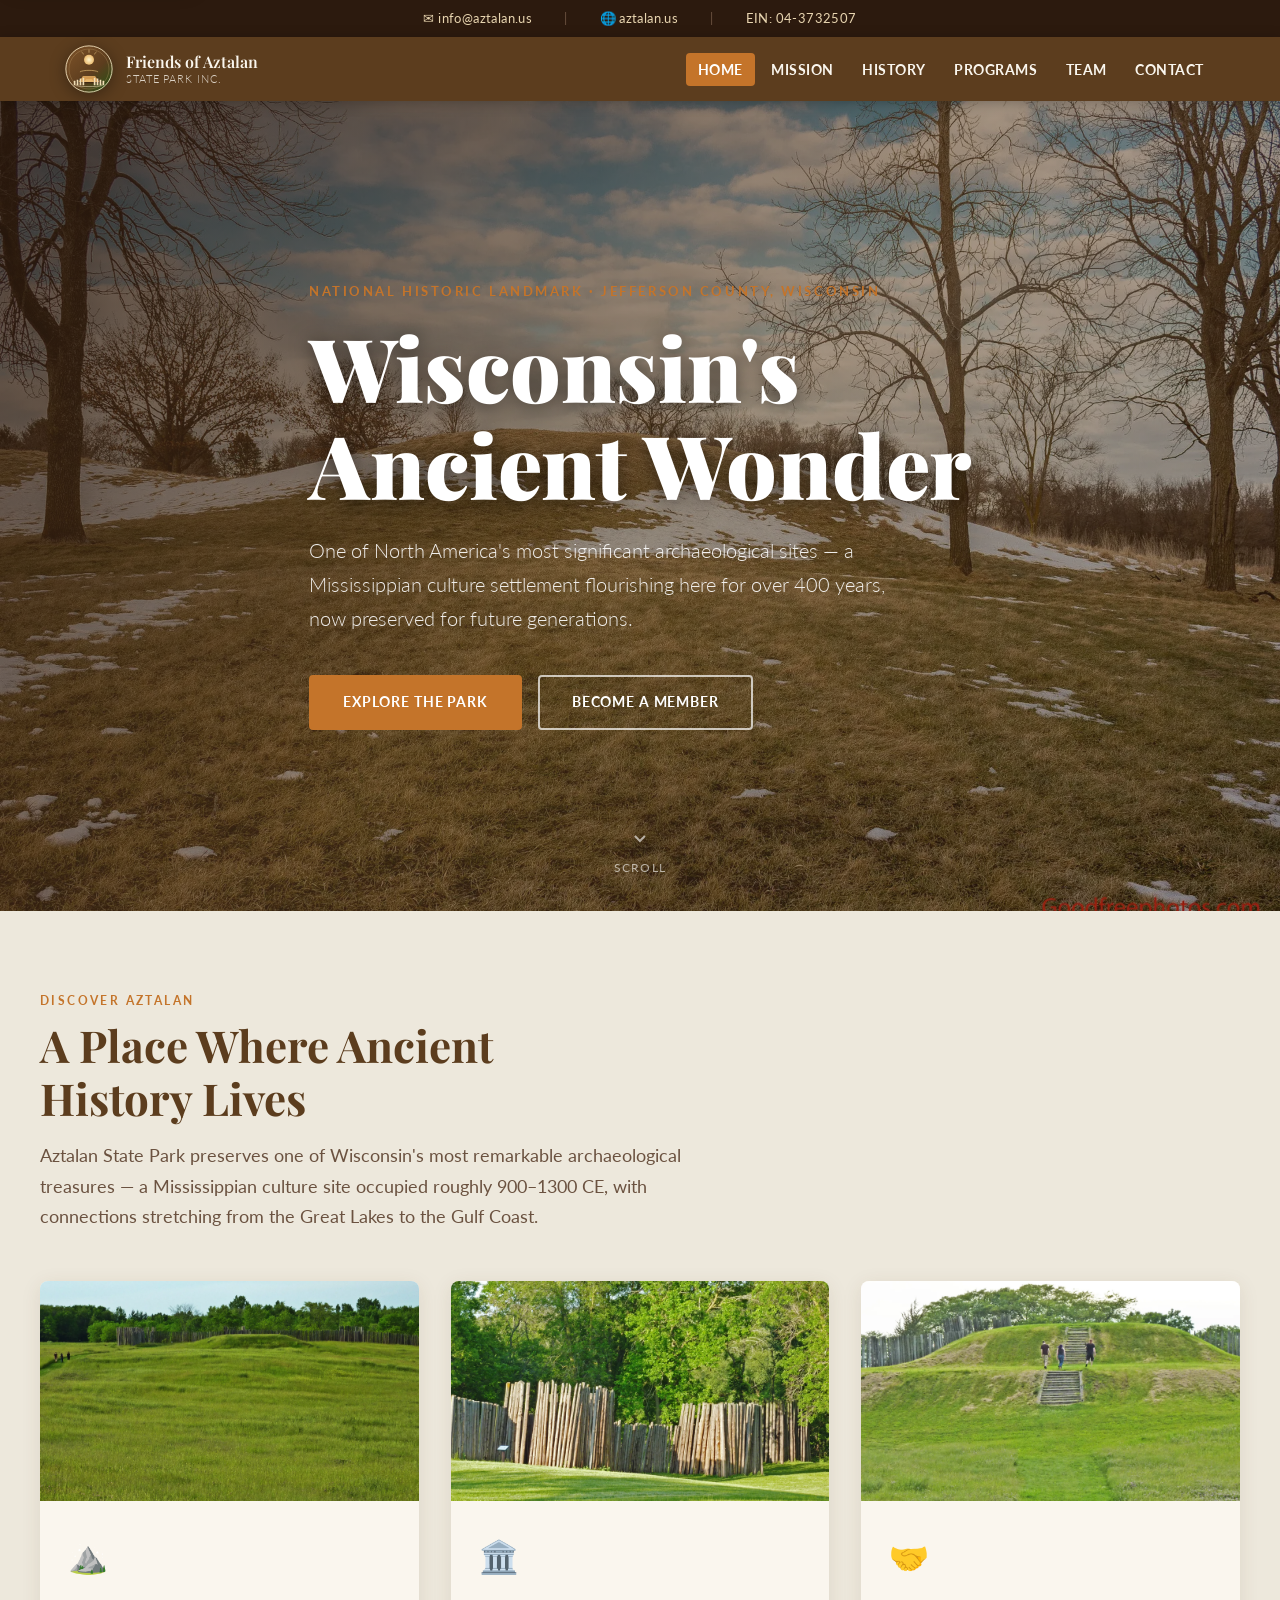
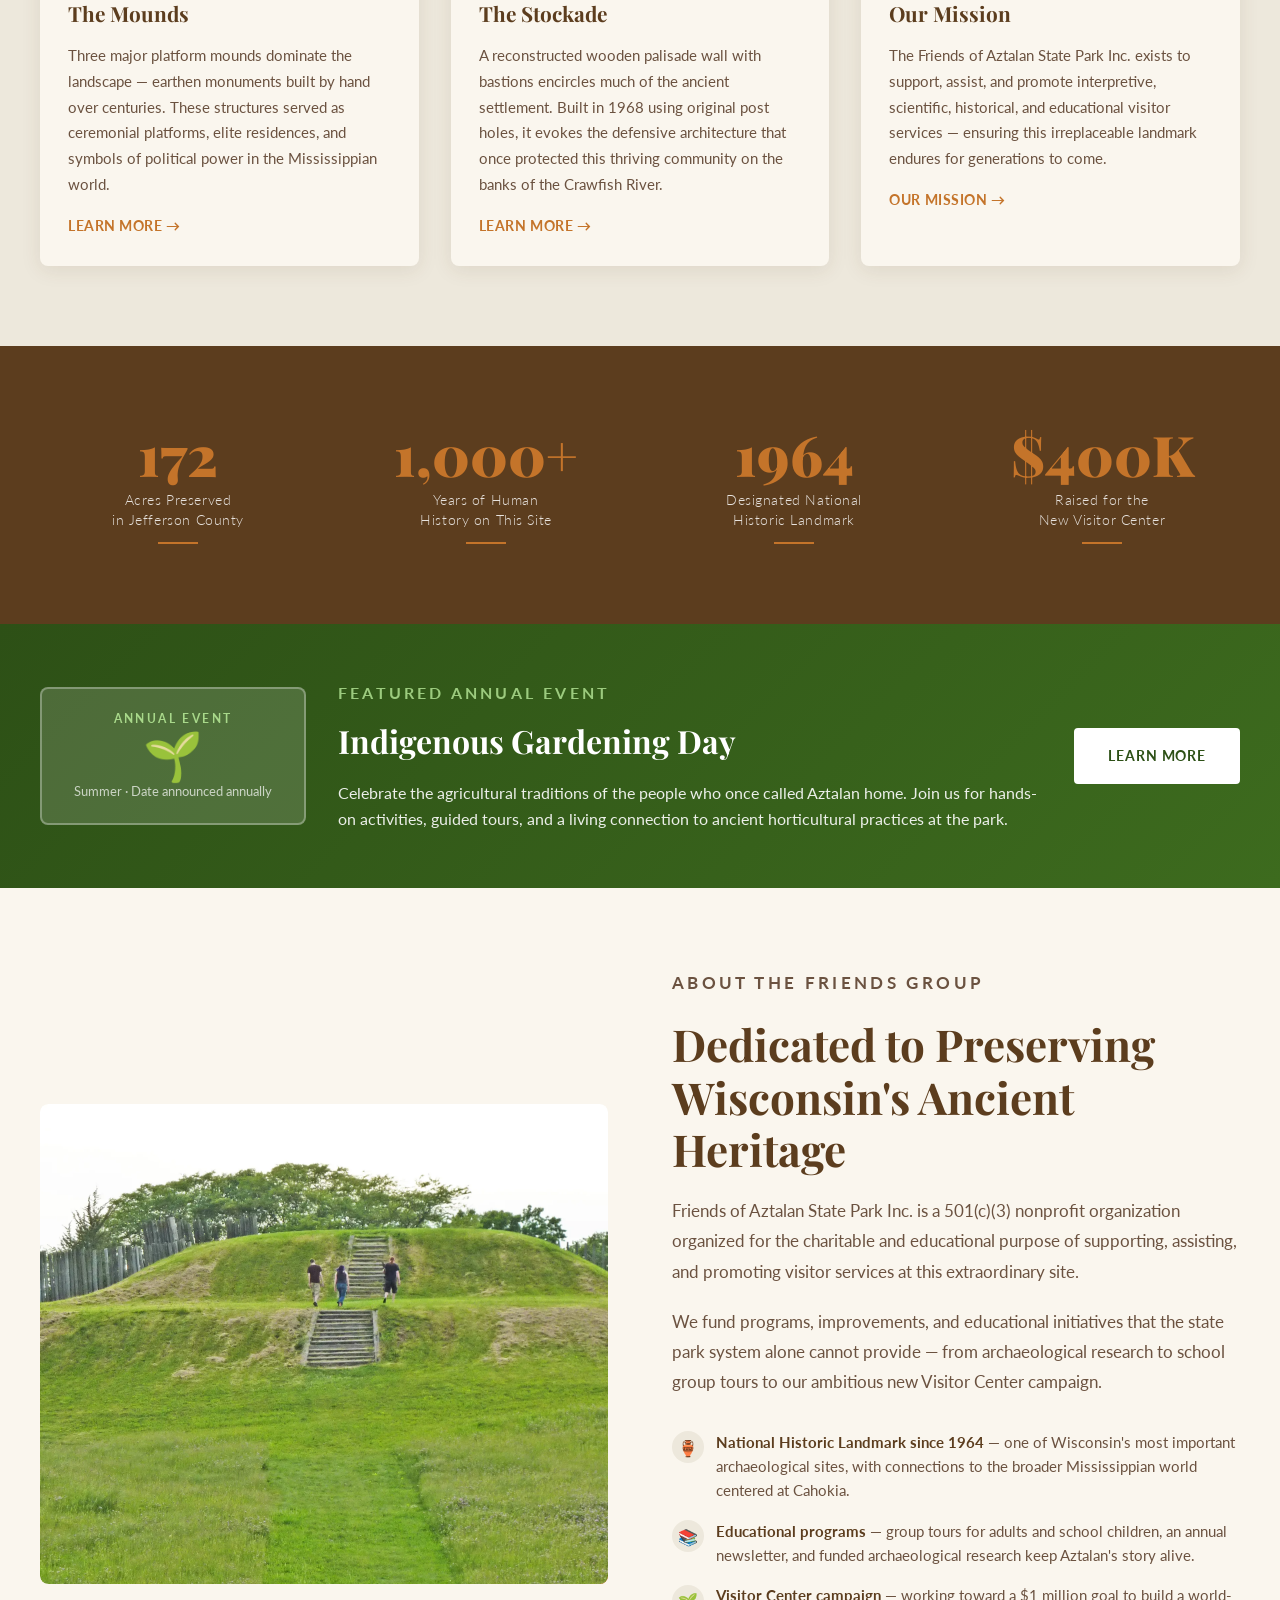
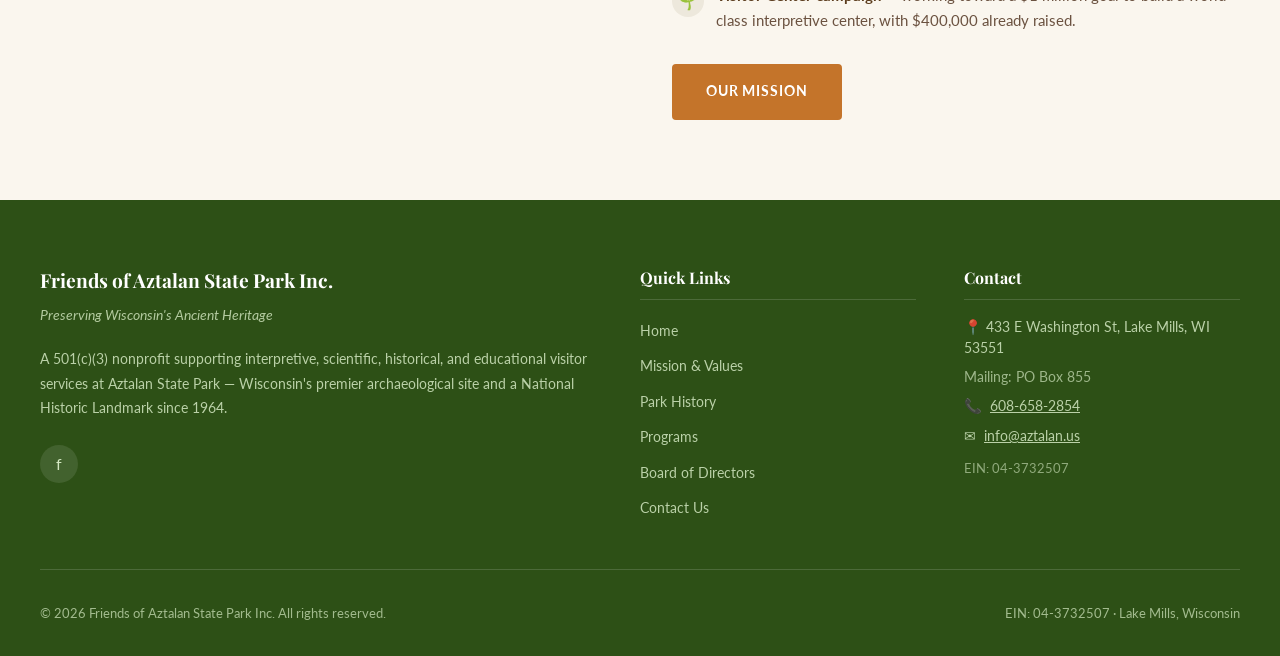
<file: index.html>
<!DOCTYPE html>
<html lang="en">
<head>
  <meta charset="UTF-8">
  <meta name="viewport" content="width=device-width, initial-scale=1.0">
  <link rel="icon" type="image/svg+xml" href="assets/images/aztalan-logo.svg">
  <link rel="preload" as="image" href="assets/images/Clouds_Over_Mounds_At_Aztalan_State_Park_139778941.webp" type="image/webp" fetchpriority="high">
  <title>Friends of Aztalan State Park Inc. — Wisconsin's Ancient Wonder</title>
  <meta name="description" content="Friends of Aztalan State Park Inc. supports, assists, and promotes interpretive, scientific, historical, and educational visitor services at Aztalan State Park, a National Historic Landmark in Jefferson County, Wisconsin.">
  <link rel="preconnect" href="https://fonts.googleapis.com">
  <link rel="preconnect" href="https://fonts.gstatic.com" crossorigin>
  <link href="https://fonts.googleapis.com/css2?family=Playfair+Display:ital,wght@0,400;0,600;0,700;0,900;1,400;1,600&family=Lato:wght@300;400;700&display=swap" rel="stylesheet">
  <link rel="stylesheet" href="assets/enhancements.css">
  <style>
    :root {
      --color-primary: #5C3D1E;
      --color-secondary: #2D5016;
      --color-accent: #C4742A;
      --color-bg: #FAF6EE;
      --color-bg-alt: #EDE8DC;
      --color-text: #2C1A0E;
      --color-text-light: #6B5240;
      --color-top-bar: #2C1A0E;
      --color-top-bar-text: #E8D5B0;
      --color-nav: #5C3D1E;
      --color-nav-text: #FAF6EE;
      --color-footer: #2D5016;
      --color-footer-text: #D4E8C2;
    }

    *, *::before, *::after { box-sizing: border-box; margin: 0; padding: 0; }

    html { scroll-behavior: smooth; font-size: 16px; }

    body {
      font-family: 'Lato', sans-serif;
      background: var(--color-bg);
      color: var(--color-text);
      line-height: 1.7;
    }

    /* TOP BAR */
    .top-bar {
      background: var(--color-top-bar);
      color: var(--color-top-bar-text);
      font-size: 0.825rem;
      letter-spacing: 0.03em;
      padding: 0.45rem 1.5rem;
      display: flex;
      justify-content: center;
      align-items: center;
      gap: 2rem;
      flex-wrap: wrap;
    }
    .top-bar a { color: var(--color-top-bar-text); text-decoration: none; transition: color 0.2s; }
    .top-bar a:hover { color: var(--color-accent); }
    .top-bar-divider { color: #6B5240; }

    /* NAVIGATION */
    .nav-wrapper {
      position: sticky;
      top: 0;
      z-index: 1000;
      background: var(--color-nav);
      box-shadow: 0 2px 12px rgba(0,0,0,0.25);
    }
    nav {
      max-width: 1200px;
      margin: 0 auto;
      padding: 0 1.5rem;
      display: flex;
      align-items: center;
      justify-content: space-between;
      min-height: 64px;
    }
    .nav-brand {
      display: flex;
      align-items: center;
      gap: 0.75rem;
      text-decoration: none;
      color: var(--color-nav-text);
    }
    .nav-logo {
      width: 50px;
      height: 50px;
      display: block;
      flex-shrink: 0;
      object-fit: contain;
      filter: drop-shadow(0 3px 8px rgba(0, 0, 0, 0.35));
      transition: transform 0.25s ease, filter 0.25s ease;
    }
    .nav-brand:hover .nav-logo {
      transform: translateY(-1px) scale(1.04);
      filter: drop-shadow(0 5px 12px rgba(0, 0, 0, 0.45));
    }
    .nav-brand-text {
      font-family: 'Playfair Display', serif;
      font-size: 1rem;
      font-weight: 600;
      line-height: 1.25;
      color: var(--color-nav-text);
    }
    .nav-brand-text span {
      display: block;
      font-size: 0.7rem;
      font-family: 'Lato', sans-serif;
      font-weight: 300;
      letter-spacing: 0.08em;
      text-transform: uppercase;
      opacity: 0.8;
    }
    .nav-links {
      display: flex;
      list-style: none;
      gap: 0.25rem;
      align-items: center;
    }
    .nav-links a {
      color: var(--color-nav-text);
      text-decoration: none;
      font-size: 0.9rem;
      font-weight: 700;
      letter-spacing: 0.04em;
      text-transform: uppercase;
      padding: 0.5rem 0.75rem;
      border-radius: 4px;
      transition: background 0.2s, color 0.2s;
    }
    .nav-links a:hover,
    .nav-links a.active {
      background: var(--color-accent);
      color: #fff;
    }
    .hamburger {
      display: none;
      flex-direction: column;
      gap: 5px;
      cursor: pointer;
      padding: 8px;
      background: none;
      border: none;
    }
    .hamburger span {
      display: block;
      width: 26px;
      height: 2px;
      background: var(--color-nav-text);
      border-radius: 2px;
      transition: all 0.3s;
    }
    .hamburger.open span:nth-child(1) { transform: translateY(7px) rotate(45deg); }
    .hamburger.open span:nth-child(2) { opacity: 0; }
    .hamburger.open span:nth-child(3) { transform: translateY(-7px) rotate(-45deg); }

    /* HERO */
    .hero {
      position: relative;
      min-height: 90vh;
      display: flex;
      align-items: center;
      overflow: hidden;
    }
    .hero-bg {
      position: absolute;
      inset: 0;
      background-image: url('assets/images/Clouds_Over_Mounds_At_Aztalan_State_Park_139778941.webp');
      background-size: cover;
      background-position: center 40%;
      transform: scale(1.05);
      transition: transform 8s ease;
    }
    .hero-bg.loaded { transform: scale(1); }
    .hero-overlay {
      position: absolute;
      inset: 0;
      background: linear-gradient(
        135deg,
        rgba(44,26,14,0.82) 0%,
        rgba(92,61,30,0.55) 50%,
        rgba(44,26,14,0.4) 100%
      );
    }
    .hero-content {
      position: relative;
      z-index: 2;
      max-width: 1200px;
      margin: 0 auto;
      padding: 4rem 1.5rem;
      color: #fff;
    }
    .hero-eyebrow {
      font-size: 0.8rem;
      font-weight: 700;
      letter-spacing: 0.2em;
      text-transform: uppercase;
      color: var(--color-accent);
      margin-bottom: 1rem;
      opacity: 0;
      transform: translateY(20px);
      animation: fadeUp 0.8s 0.2s forwards;
    }
    .hero h1 {
      font-family: 'Playfair Display', serif;
      font-size: clamp(2.8rem, 7vw, 5.5rem);
      font-weight: 900;
      line-height: 1.1;
      margin-bottom: 1.25rem;
      text-shadow: 0 2px 20px rgba(0,0,0,0.5);
      opacity: 0;
      transform: translateY(20px);
      animation: fadeUp 0.8s 0.4s forwards;
    }
    .hero-sub {
      font-size: clamp(1rem, 2vw, 1.25rem);
      font-weight: 300;
      max-width: 600px;
      line-height: 1.7;
      color: rgba(255,255,255,0.9);
      margin-bottom: 2.5rem;
      opacity: 0;
      transform: translateY(20px);
      animation: fadeUp 0.8s 0.6s forwards;
    }
    .hero-ctas {
      display: flex;
      gap: 1rem;
      flex-wrap: wrap;
      opacity: 0;
      transform: translateY(20px);
      animation: fadeUp 0.8s 0.8s forwards;
    }
    .btn {
      display: inline-block;
      padding: 0.85rem 2rem;
      border-radius: 4px;
      font-weight: 700;
      font-size: 0.9rem;
      letter-spacing: 0.06em;
      text-transform: uppercase;
      text-decoration: none;
      transition: all 0.25s;
      cursor: pointer;
      border: 2px solid transparent;
    }
    .btn-primary {
      background: var(--color-accent);
      color: #fff;
      border-color: var(--color-accent);
    }
    .btn-primary:hover {
      background: #a85e1f;
      border-color: #a85e1f;
      transform: translateY(-2px);
      box-shadow: 0 6px 20px rgba(196,116,42,0.4);
    }
    .btn-outline {
      background: transparent;
      color: #fff;
      border-color: rgba(255,255,255,0.7);
    }
    .btn-outline:hover {
      background: rgba(255,255,255,0.15);
      border-color: #fff;
      transform: translateY(-2px);
    }
    .hero-scroll {
      position: absolute;
      bottom: 2rem;
      left: 50%;
      transform: translateX(-50%);
      z-index: 2;
      display: flex;
      flex-direction: column;
      align-items: center;
      gap: 0.5rem;
      color: rgba(255,255,255,0.6);
      font-size: 0.75rem;
      letter-spacing: 0.1em;
      text-transform: uppercase;
      animation: bounce 2s infinite;
    }
    .hero-scroll svg { width: 24px; height: 24px; }

    @keyframes fadeUp {
      to { opacity: 1; transform: translateY(0); }
    }
    @keyframes bounce {
      0%, 100% { transform: translateX(-50%) translateY(0); }
      50% { transform: translateX(-50%) translateY(8px); }
    }

    /* SECTIONS */
    section { padding: 5rem 1.5rem; }
    .container { max-width: 1200px; margin: 0 auto; }
    .section-label {
      font-size: 0.75rem;
      font-weight: 700;
      letter-spacing: 0.2em;
      text-transform: uppercase;
      color: var(--color-accent);
      margin-bottom: 0.5rem;
    }
    .section-title {
      font-family: 'Playfair Display', serif;
      font-size: clamp(1.8rem, 4vw, 2.75rem);
      font-weight: 700;
      color: var(--color-primary);
      line-height: 1.2;
      margin-bottom: 1rem;
    }
    .section-intro {
      font-size: 1.1rem;
      color: var(--color-text-light);
      max-width: 680px;
      line-height: 1.75;
      margin-bottom: 3rem;
    }

    /* HIGHLIGHTS */
    .highlights { background: var(--color-bg-alt); }
    .cards-grid {
      display: grid;
      grid-template-columns: repeat(auto-fit, minmax(280px, 1fr));
      gap: 2rem;
    }
    .card {
      background: var(--color-bg);
      border-radius: 8px;
      overflow: hidden;
      box-shadow: 0 4px 20px rgba(92,61,30,0.1);
      transition: transform 0.3s, box-shadow 0.3s;
    }
    .card:hover {
      transform: translateY(-6px);
      box-shadow: 0 12px 36px rgba(92,61,30,0.18);
    }
    .card-img {
      width: 100%;
      height: 220px;
      object-fit: cover;
      display: block;
    }
    .card-body { padding: 1.75rem; }
    .card-icon {
      font-size: 2rem;
      margin-bottom: 0.75rem;
      display: block;
    }
    .card-title {
      font-family: 'Playfair Display', serif;
      font-size: 1.3rem;
      font-weight: 700;
      color: var(--color-primary);
      margin-bottom: 0.75rem;
    }
    .card-text {
      font-size: 0.95rem;
      color: var(--color-text-light);
      line-height: 1.7;
    }
    .card-link {
      display: inline-block;
      margin-top: 1rem;
      color: var(--color-accent);
      font-weight: 700;
      font-size: 0.875rem;
      text-decoration: none;
      letter-spacing: 0.04em;
      text-transform: uppercase;
      transition: color 0.2s;
    }
    .card-link:hover { color: var(--color-primary); }
    .card-link::after { content: ' →'; }

    /* STATS */
    .stats { background: var(--color-primary); color: #fff; padding: 4rem 1.5rem; }
    .stats-grid {
      display: grid;
      grid-template-columns: repeat(auto-fit, minmax(200px, 1fr));
      gap: 2rem;
      text-align: center;
    }
    .stat-item { padding: 1rem; }
    .stat-number {
      font-family: 'Playfair Display', serif;
      font-size: clamp(2rem, 5vw, 3.5rem);
      font-weight: 900;
      color: var(--color-accent);
      display: block;
      line-height: 1;
      margin-bottom: 0.5rem;
    }
    .stat-label {
      font-size: 0.9rem;
      color: rgba(255,255,255,0.85);
      font-weight: 300;
      letter-spacing: 0.04em;
      line-height: 1.4;
    }
    .stat-divider {
      width: 40px;
      height: 2px;
      background: var(--color-accent);
      margin: 0.75rem auto 0;
    }

    /* EVENT BANNER */
    .event-banner {
      background: linear-gradient(135deg, var(--color-secondary) 0%, #3d6b1e 100%);
      color: #fff;
      padding: 3.5rem 1.5rem;
    }
    .event-inner {
      max-width: 1200px;
      margin: 0 auto;
      display: flex;
      align-items: center;
      justify-content: space-between;
      gap: 2rem;
      flex-wrap: wrap;
    }
    .event-date-box {
      background: rgba(255,255,255,0.15);
      border: 2px solid rgba(255,255,255,0.3);
      border-radius: 8px;
      padding: 1.25rem 2rem;
      text-align: center;
      flex-shrink: 0;
    }
    .event-month {
      font-size: 0.75rem;
      font-weight: 700;
      letter-spacing: 0.2em;
      text-transform: uppercase;
      color: #a8d88a;
      display: block;
    }
    .event-day {
      font-family: 'Playfair Display', serif;
      font-size: 3rem;
      font-weight: 900;
      line-height: 1;
      display: block;
    }
    .event-year {
      font-size: 0.8rem;
      color: rgba(255,255,255,0.7);
      display: block;
      margin-top: 0.25rem;
    }
    .event-info { flex: 1; min-width: 240px; }
    .event-eyebrow {
      font-size: 0.75rem;
      font-weight: 700;
      letter-spacing: 0.2em;
      text-transform: uppercase;
      color: #a8d88a;
      margin-bottom: 0.5rem;
    }
    .event-info h3 {
      font-family: 'Playfair Display', serif;
      font-size: clamp(1.5rem, 3vw, 2rem);
      font-weight: 700;
      margin-bottom: 0.75rem;
    }
    .event-info p { font-size: 1rem; opacity: 0.9; line-height: 1.6; }
    .btn-white {
      background: #fff;
      color: var(--color-secondary);
      border-color: #fff;
    }
    .btn-white:hover {
      background: var(--color-accent);
      color: #fff;
      border-color: var(--color-accent);
      transform: translateY(-2px);
    }

    /* ABOUT SECTION */
    .about-grid {
      display: grid;
      grid-template-columns: 1fr 1fr;
      gap: 4rem;
      align-items: center;
    }
    .about-img-wrap {
      position: relative;
      border-radius: 8px;
      overflow: hidden;
    }
    .about-img-wrap img {
      width: 100%;
      height: 480px;
      object-fit: cover;
      display: block;
      border-radius: 8px;
    }
    .about-img-accent {
      position: absolute;
      bottom: -20px;
      right: -20px;
      width: 120px;
      height: 120px;
      background: var(--color-accent);
      border-radius: 8px;
      z-index: -1;
    }
    .about-content { }
    .about-content h2 { margin-bottom: 1.25rem; }
    .about-content p {
      color: var(--color-text-light);
      font-size: 1.05rem;
      line-height: 1.8;
      margin-bottom: 1.25rem;
    }
    .about-facts {
      margin: 2rem 0;
      display: flex;
      flex-direction: column;
      gap: 1rem;
    }
    .about-fact {
      display: flex;
      align-items: flex-start;
      gap: 0.75rem;
    }
    .about-fact-icon {
      width: 32px;
      height: 32px;
      background: var(--color-bg-alt);
      border-radius: 50%;
      display: flex;
      align-items: center;
      justify-content: center;
      font-size: 1rem;
      flex-shrink: 0;
      margin-top: 0.1rem;
    }
    .about-fact-text {
      font-size: 0.95rem;
      color: var(--color-text-light);
      line-height: 1.6;
    }
    .about-fact-text strong {
      color: var(--color-primary);
      font-weight: 700;
    }

    /* FADE-IN ANIMATION */
    .fade-in {
      opacity: 0;
      transform: translateY(30px);
      transition: opacity 0.7s ease, transform 0.7s ease;
    }
    .fade-in.visible {
      opacity: 1;
      transform: translateY(0);
    }
    .fade-in-delay-1 { transition-delay: 0.1s; }
    .fade-in-delay-2 { transition-delay: 0.2s; }
    .fade-in-delay-3 { transition-delay: 0.3s; }
    .fade-in-delay-4 { transition-delay: 0.4s; }

    /* FOOTER */
    footer {
      background: var(--color-footer);
      color: var(--color-footer-text);
      padding: 4rem 1.5rem 2rem;
    }
    .footer-grid {
      max-width: 1200px;
      margin: 0 auto;
      display: grid;
      grid-template-columns: 2fr 1fr 1fr;
      gap: 3rem;
      margin-bottom: 3rem;
    }
    .footer-brand h3 {
      font-family: 'Playfair Display', serif;
      font-size: 1.2rem;
      color: #fff;
      margin-bottom: 0.5rem;
    }
    .footer-tagline {
      font-size: 0.85rem;
      font-style: italic;
      color: rgba(212,232,194,0.8);
      margin-bottom: 1.25rem;
    }
    .footer-desc {
      font-size: 0.9rem;
      color: rgba(212,232,194,0.85);
      line-height: 1.7;
      margin-bottom: 1.5rem;
    }
    .footer-social { display: flex; gap: 0.75rem; }
    .footer-social a { width: 38px; height: 38px; background: rgba(255,255,255,0.1); border-radius: 50%; display: flex; align-items: center; justify-content: center; color: var(--color-footer-text); text-decoration: none; font-size: 1rem; transition: background 0.2s, color 0.2s; }
    .footer-social a:hover { background: var(--color-accent); color: #fff; }
    .footer-col h4 {
      font-family: 'Playfair Display', serif;
      font-size: 1rem;
      color: #fff;
      margin-bottom: 1rem;
      padding-bottom: 0.5rem;
      border-bottom: 1px solid rgba(255,255,255,0.15);
    }
    .footer-links {
      list-style: none;
      display: flex;
      flex-direction: column;
      gap: 0.5rem;
    }
    .footer-links a {
      color: rgba(212,232,194,0.85);
      text-decoration: none;
      font-size: 0.9rem;
      transition: color 0.2s;
    }
    .footer-links a:hover { color: #fff; }
    .footer-contact-item {
      display: flex;
      align-items: flex-start;
      gap: 0.5rem;
      font-size: 0.9rem;
      color: rgba(212,232,194,0.85);
      margin-bottom: 0.5rem;
      line-height: 1.5;
    }
    .footer-bottom {
      max-width: 1200px;
      margin: 0 auto;
      padding-top: 2rem;
      border-top: 1px solid rgba(255,255,255,0.15);
      display: flex;
      justify-content: space-between;
      align-items: center;
      flex-wrap: wrap;
      gap: 1rem;
      font-size: 0.82rem;
      color: rgba(212,232,194,0.7);
    }

    /* RESPONSIVE */
    @media (max-width: 900px) {
      .about-grid { grid-template-columns: 1fr; }
      .about-img-wrap img { height: 320px; }
      .footer-grid { grid-template-columns: 1fr 1fr; }
      .footer-brand { grid-column: 1 / -1; }
    }
    @media (max-width: 700px) {
      .nav-links { display: none; flex-direction: column; position: absolute; top: 100%; left: 0; right: 0; background: var(--color-nav); padding: 1rem; gap: 0.25rem; box-shadow: 0 8px 24px rgba(0,0,0,0.3); }
      .nav-links.open { display: flex; }
      .hamburger { display: flex; }
      .footer-grid { grid-template-columns: 1fr; }
      .event-inner { flex-direction: column; text-align: center; }
      .event-date-box { align-self: center; }
    }
    @media (max-width: 480px) {
      section { padding: 3.5rem 1rem; }
      .hero-content { padding: 3rem 1rem; }
    }
  </style>
</head>
<body>
  <a class="skip-link" href="#main-content">Skip to main content</a>

  <!-- TOP BAR -->
  <div class="top-bar">
    <a href="mailto:info@aztalan.us">✉ info@aztalan.us</a>
    <span class="top-bar-divider">|</span>
    <a href="https://aztalan.us">🌐 aztalan.us</a>
    <span class="top-bar-divider">|</span>
    <span>EIN: 04-3732507</span>
  </div>

  <!-- NAVIGATION -->
  <div class="nav-wrapper">
    <nav>
      <a href="index.html" class="nav-brand">
        <img src="assets/images/aztalan-logo.svg" alt="Friends of Aztalan logo" class="nav-logo">
        <div class="nav-brand-text">
          Friends of Aztalan
          <span>State Park Inc.</span>
        </div>
      </a>
      <button class="hamburger" id="hamburger" aria-label="Toggle menu" aria-expanded="false" aria-controls="nav-links">
        <span></span><span></span><span></span>
      </button>
      <ul class="nav-links" id="nav-links">
        <li><a href="index.html" class="active" aria-current="page">Home</a></li>
        <li><a href="mission.html">Mission</a></li>
        <li><a href="history.html">History</a></li>
        <li><a href="projects.html">Programs</a></li>
        <li><a href="team.html">Team</a></li>
        <li><a href="contact.html">Contact</a></li>
      </ul>
    </nav>
  </div>

  <!-- HERO -->
  <section class="hero" id="main-content" aria-label="Hero banner" tabindex="-1">
    <div class="hero-bg" id="hero-bg"></div>
    <div class="hero-overlay"></div>
    <div class="hero-content">
      <p class="hero-eyebrow">National Historic Landmark · Jefferson County, Wisconsin</p>
      <h1>Wisconsin's<br>Ancient Wonder</h1>
      <p class="hero-sub">One of North America's most significant archaeological sites — a Mississippian culture settlement flourishing here for over 400 years, now preserved for future generations.</p>
      <div class="hero-ctas">
        <a href="history.html" class="btn btn-primary">Explore the Park</a>
        <a href="contact.html" class="btn btn-outline">Become a Member</a>
      </div>
    </div>
    <div class="hero-scroll" aria-hidden="true">
      <svg viewBox="0 0 24 24" fill="none" stroke="currentColor" stroke-width="2"><path d="M7 10l5 5 5-5"/></svg>
      <span>Scroll</span>
    </div>
  </section>

  <!-- HIGHLIGHT CARDS -->
  <section class="highlights">
    <div class="container">
      <p class="section-label fade-in">Discover Aztalan</p>
      <h2 class="section-title fade-in fade-in-delay-1">A Place Where Ancient<br>History Lives</h2>
      <p class="section-intro fade-in fade-in-delay-2">Aztalan State Park preserves one of Wisconsin's most remarkable archaeological treasures — a Mississippian culture site occupied roughly 900–1300 CE, with connections stretching from the Great Lakes to the Gulf Coast.</p>
      <div class="cards-grid">
        <article class="card fade-in fade-in-delay-1">
          <img src="assets/images/Aztalan_platform_mound.webp" alt="Platform mound at Aztalan State Park" class="card-img" loading="lazy" decoding="async" width="1920" height="1440">
          <div class="card-body">
            <span class="card-icon">⛰️</span>
            <h3 class="card-title">The Mounds</h3>
            <p class="card-text">Three major platform mounds dominate the landscape — earthen monuments built by hand over centuries. These structures served as ceremonial platforms, elite residences, and symbols of political power in the Mississippian world.</p>
            <a href="history.html" class="card-link">Learn More</a>
          </div>
        </article>
        <article class="card fade-in fade-in-delay-2">
          <img src="assets/images/Aztalan_State_Park_stockade.webp" alt="Reconstructed wooden stockade at Aztalan State Park" class="card-img" loading="lazy" decoding="async" width="1920" height="1440">
          <div class="card-body">
            <span class="card-icon">🏛️</span>
            <h3 class="card-title">The Stockade</h3>
            <p class="card-text">A reconstructed wooden palisade wall with bastions encircles much of the ancient settlement. Built in 1968 using original post holes, it evokes the defensive architecture that once protected this thriving community on the banks of the Crawfish River.</p>
            <a href="history.html" class="card-link">Learn More</a>
          </div>
        </article>
        <article class="card fade-in fade-in-delay-3">
          <img src="assets/images/Aztalan_platform_mound_steps.webp" alt="Steps on a platform mound at Aztalan" class="card-img" loading="lazy" decoding="async" width="1920" height="1440">
          <div class="card-body">
            <span class="card-icon">🤝</span>
            <h3 class="card-title">Our Mission</h3>
            <p class="card-text">The Friends of Aztalan State Park Inc. exists to support, assist, and promote interpretive, scientific, historical, and educational visitor services — ensuring this irreplaceable landmark endures for generations to come.</p>
            <a href="mission.html" class="card-link">Our Mission</a>
          </div>
        </article>
      </div>
    </div>
  </section>

  <!-- STATS -->
  <div class="stats" role="region" aria-label="Impact statistics">
    <div class="container">
      <div class="stats-grid">
        <div class="stat-item fade-in">
          <span class="stat-number">172</span>
          <div class="stat-label">Acres Preserved<br>in Jefferson County</div>
          <div class="stat-divider"></div>
        </div>
        <div class="stat-item fade-in fade-in-delay-1">
          <span class="stat-number">1,000+</span>
          <div class="stat-label">Years of Human<br>History on This Site</div>
          <div class="stat-divider"></div>
        </div>
        <div class="stat-item fade-in fade-in-delay-2">
          <span class="stat-number">1964</span>
          <div class="stat-label">Designated National<br>Historic Landmark</div>
          <div class="stat-divider"></div>
        </div>
        <div class="stat-item fade-in fade-in-delay-3">
          <span class="stat-number">$400K</span>
          <div class="stat-label">Raised for the<br>New Visitor Center</div>
          <div class="stat-divider"></div>
        </div>
      </div>
    </div>
  </div>

  <!-- FEATURED EVENT -->
  <div class="event-banner">
    <div class="event-inner">
      <div class="event-date-box fade-in">
        <span class="event-month">Annual Event</span>
        <span class="event-day" aria-hidden="true">🌱</span>
        <span class="event-year">Summer · Date announced annually</span>
      </div>
      <div class="event-info fade-in fade-in-delay-1">
        <p class="event-eyebrow">Featured Annual Event</p>
        <h3>Indigenous Gardening Day</h3>
        <p>Celebrate the agricultural traditions of the people who once called Aztalan home. Join us for hands-on activities, guided tours, and a living connection to ancient horticultural practices at the park.</p>
      </div>
      <div class="fade-in fade-in-delay-2">
        <a href="projects.html" class="btn btn-white">Learn More</a>
      </div>
    </div>
  </div>

  <!-- ABOUT -->
  <section>
    <div class="container">
      <div class="about-grid">
        <div class="about-img-wrap fade-in">
          <img src="assets/images/Aztalan_platform_mound_steps.webp" alt="Stone steps ascending a platform mound at Aztalan" loading="lazy" decoding="async" width="1920" height="1440">
          <div class="about-img-accent"></div>
        </div>
        <div class="about-content">
          <p class="section-label fade-in">About the Friends Group</p>
          <h2 class="section-title fade-in fade-in-delay-1">Dedicated to Preserving<br>Wisconsin's Ancient Heritage</h2>
          <p class="fade-in fade-in-delay-2">Friends of Aztalan State Park Inc. is a 501(c)(3) nonprofit organization organized for the charitable and educational purpose of supporting, assisting, and promoting visitor services at this extraordinary site.</p>
          <p class="fade-in fade-in-delay-2">We fund programs, improvements, and educational initiatives that the state park system alone cannot provide — from archaeological research to school group tours to our ambitious new Visitor Center campaign.</p>
          <div class="about-facts fade-in fade-in-delay-3">
            <div class="about-fact">
              <div class="about-fact-icon">🏺</div>
              <div class="about-fact-text"><strong>National Historic Landmark since 1964</strong> — one of Wisconsin's most important archaeological sites, with connections to the broader Mississippian world centered at Cahokia.</div>
            </div>
            <div class="about-fact">
              <div class="about-fact-icon">📚</div>
              <div class="about-fact-text"><strong>Educational programs</strong> — group tours for adults and school children, an annual newsletter, and funded archaeological research keep Aztalan's story alive.</div>
            </div>
            <div class="about-fact">
              <div class="about-fact-icon">🌱</div>
              <div class="about-fact-text"><strong>Visitor Center campaign</strong> — working toward a $1 million goal to build a world-class interpretive center, with $400,000 already raised.</div>
            </div>
          </div>
          <div class="fade-in fade-in-delay-4">
            <a href="mission.html" class="btn btn-primary">Our Mission</a>
          </div>
        </div>
      </div>
    </div>
  </section>

  <!-- FOOTER -->
  <footer>
    <div class="footer-grid">
      <div class="footer-brand">
        <h3>Friends of Aztalan State Park Inc.</h3>
        <p class="footer-tagline">Preserving Wisconsin's Ancient Heritage</p>
        <p class="footer-desc">A 501(c)(3) nonprofit supporting interpretive, scientific, historical, and educational visitor services at Aztalan State Park — Wisconsin's premier archaeological site and a National Historic Landmark since 1964.</p>
        <div class="footer-social">
          <a href="https://www.facebook.com/groups/661766400660116/" target="_blank" rel="noopener noreferrer" aria-label="Facebook Group">f</a>
        </div>
      </div>
      <div class="footer-col">
        <h4>Quick Links</h4>
        <ul class="footer-links">
          <li><a href="index.html">Home</a></li>
          <li><a href="mission.html">Mission &amp; Values</a></li>
          <li><a href="history.html">Park History</a></li>
          <li><a href="projects.html">Programs</a></li>
          <li><a href="team.html">Board of Directors</a></li>
          <li><a href="contact.html">Contact Us</a></li>
        </ul>
      </div>
      <div class="footer-col">
        <h4>Contact</h4>
        <div class="footer-contact-item">📍 433 E Washington St, Lake Mills, WI 53551</div>
        <div class="footer-contact-item" style="font-size:0.85rem; opacity:0.8;">Mailing: PO Box 855</div>
        <div class="footer-contact-item">📞 <a href="tel:6086582854" style="color:inherit;">608-658-2854</a></div>
        <div class="footer-contact-item">✉ <a href="mailto:info@aztalan.us" style="color:inherit;">info@aztalan.us</a></div>
        <div class="footer-contact-item" style="margin-top:0.75rem; font-size:0.8rem; opacity:0.7;">EIN: 04-3732507</div>
      </div>
    </div>
    <div class="footer-bottom">
      <span>© <span data-current-year>2026</span> Friends of Aztalan State Park Inc. All rights reserved.</span>
      <span>EIN: 04-3732507 · Lake Mills, Wisconsin</span>
    </div>
  </footer>

  <script>
    // Hamburger menu
    const hamburger = document.getElementById('hamburger');
    const navLinks = document.getElementById('nav-links');
    hamburger.addEventListener('click', () => {
      const open = navLinks.classList.toggle('open');
      hamburger.classList.toggle('open', open);
      hamburger.setAttribute('aria-expanded', open);
    });

    // Close menu on link click
    navLinks.querySelectorAll('a').forEach(a => {
      a.addEventListener('click', () => {
        navLinks.classList.remove('open');
        hamburger.classList.remove('open');
        hamburger.setAttribute('aria-expanded', false);
      });
    });

    // Hero background pan
    const heroBg = document.getElementById('hero-bg');
    window.addEventListener('load', () => heroBg.classList.add('loaded'));

    // IntersectionObserver fade-in
    const observer = new IntersectionObserver((entries) => {
      entries.forEach(entry => {
        if (entry.isIntersecting) {
          entry.target.classList.add('visible');
          observer.unobserve(entry.target);
        }
      });
    }, { threshold: 0.12 });

    document.querySelectorAll('.fade-in').forEach(el => observer.observe(el));
  </script>
  <script src="assets/site.js"></script>
</body>
</html>
</file>
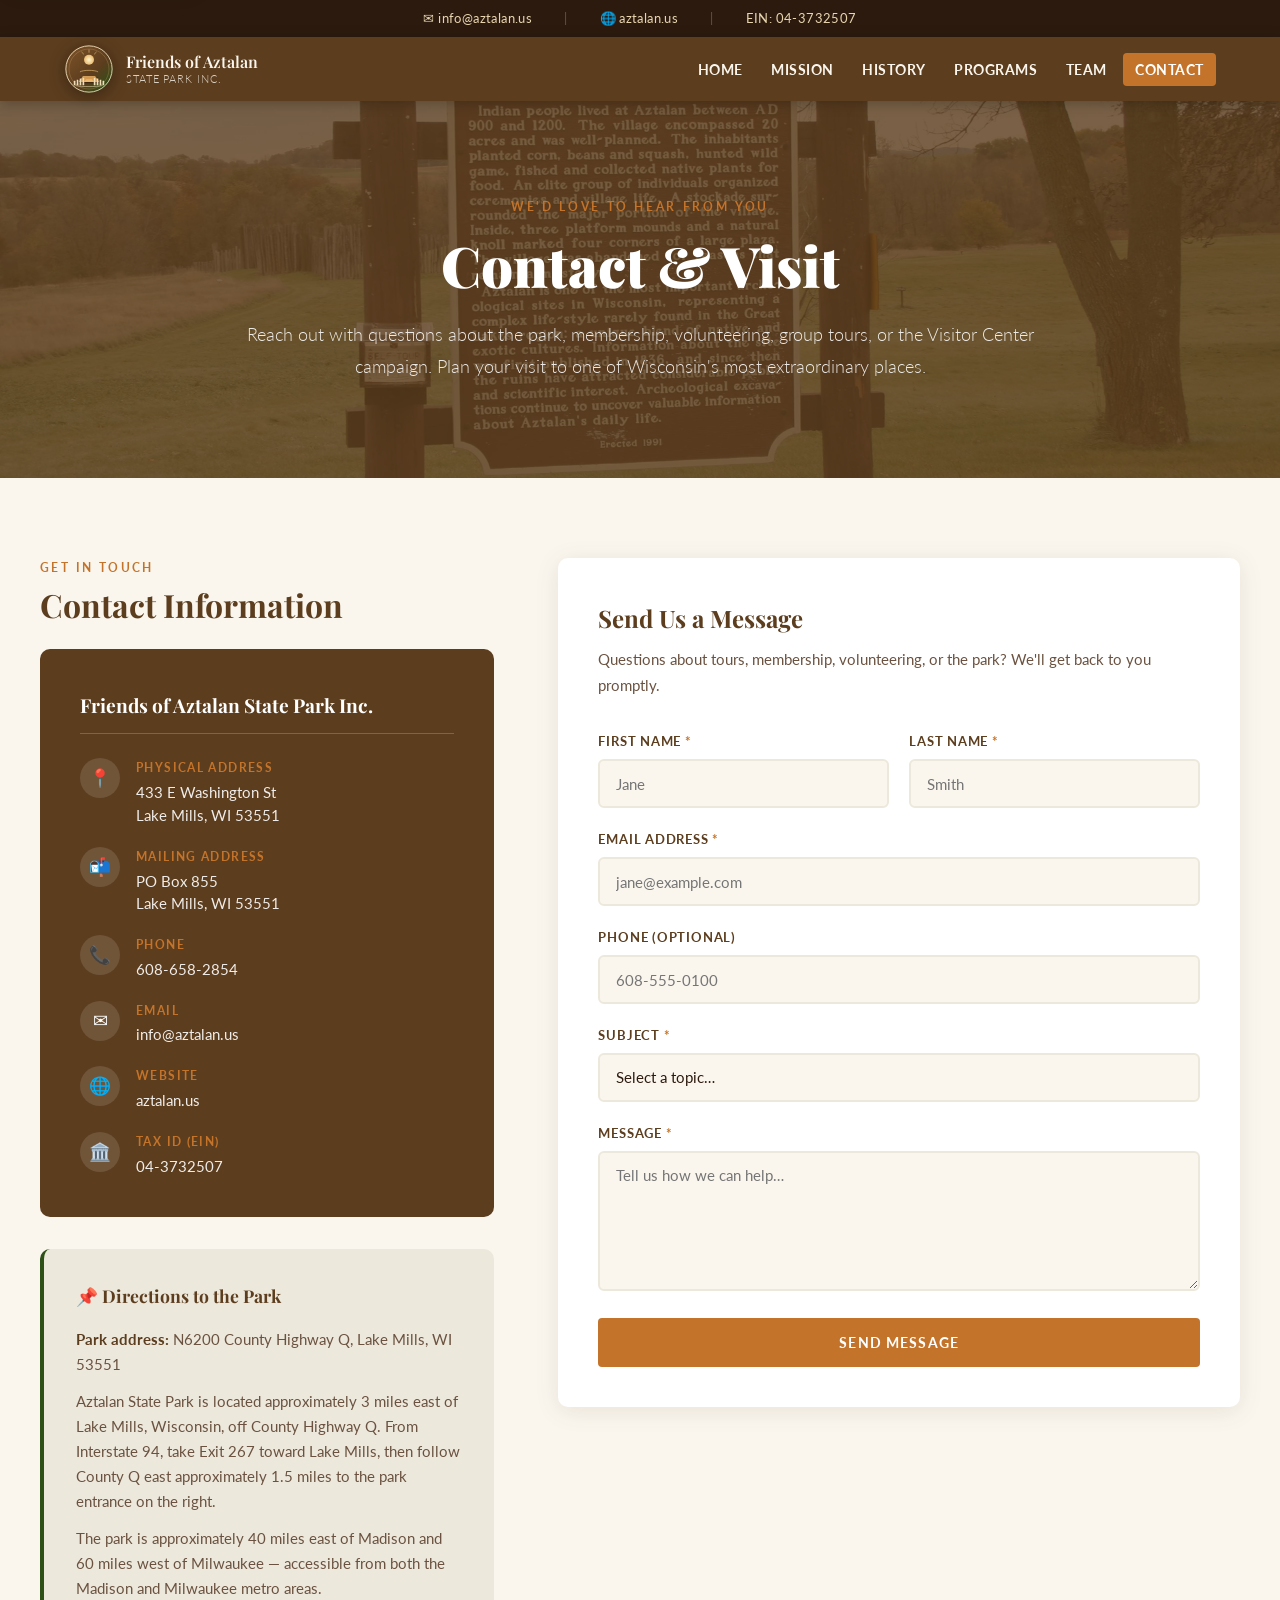
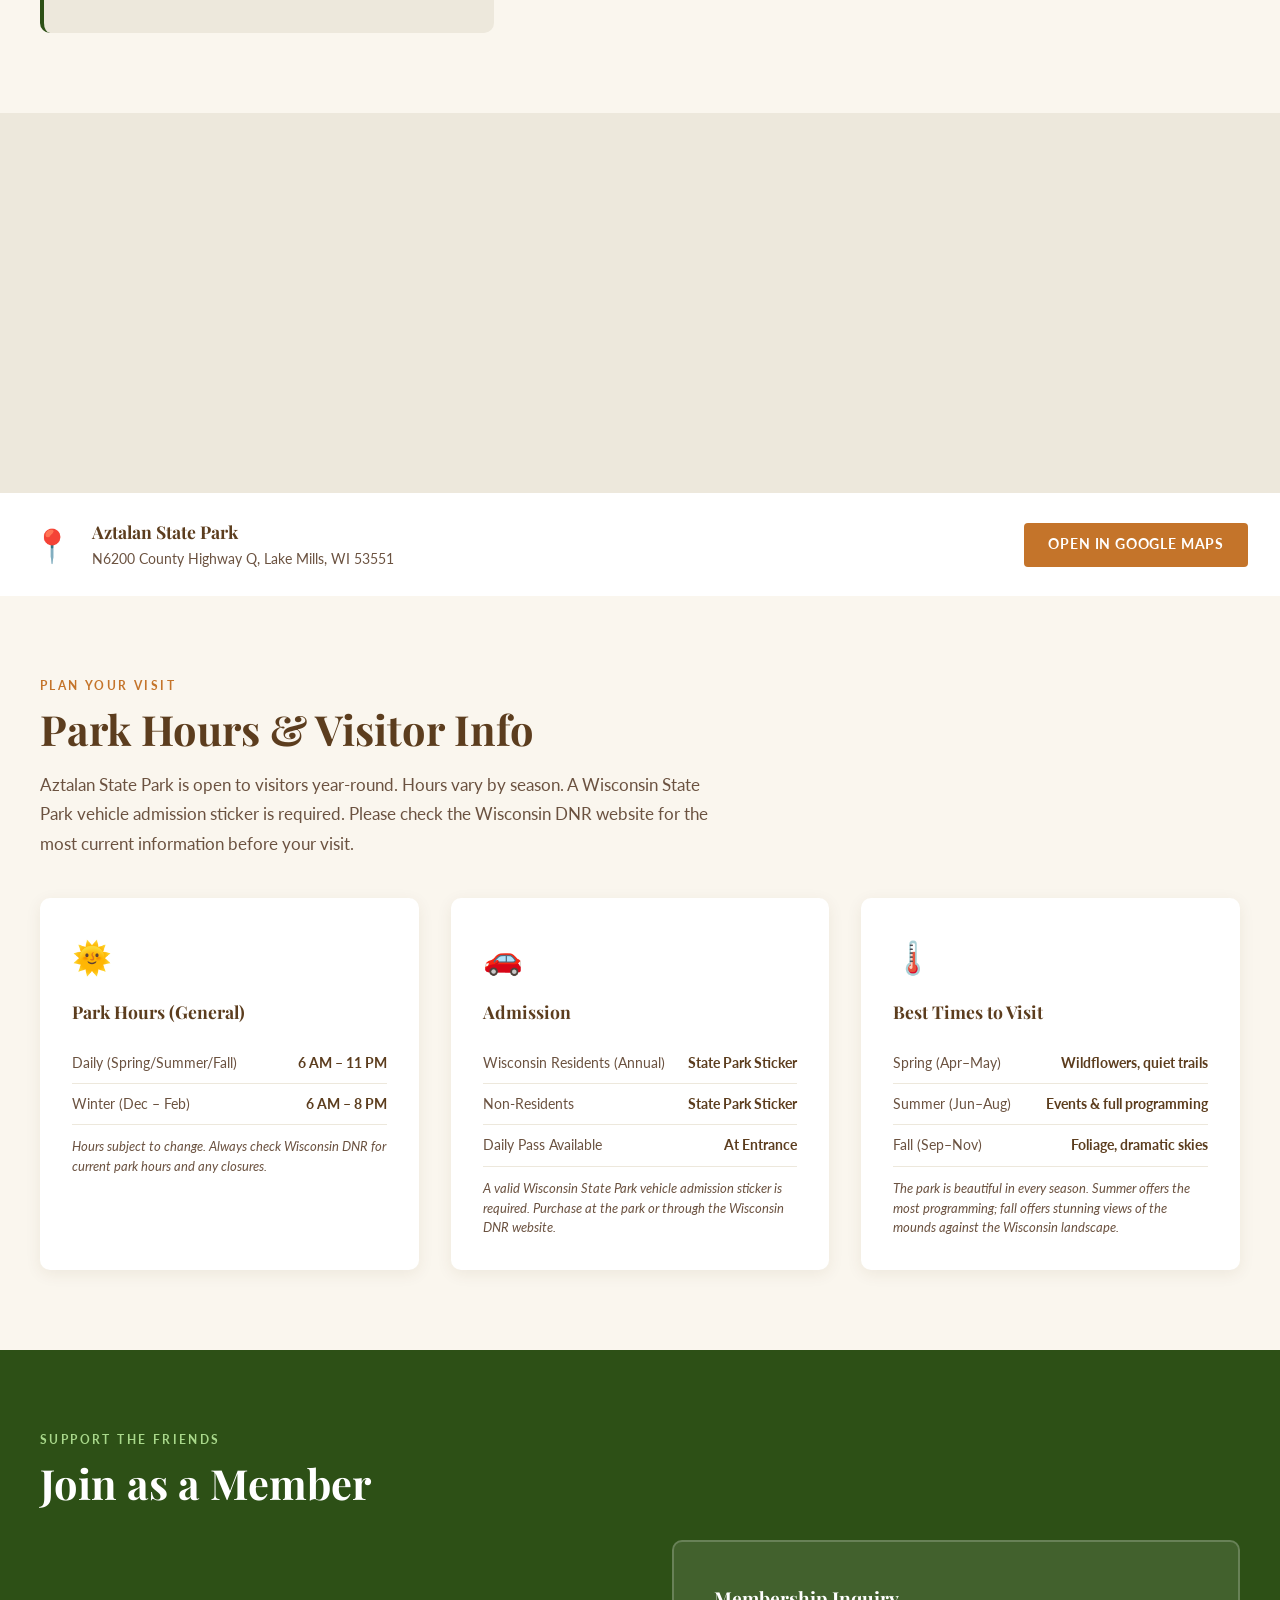
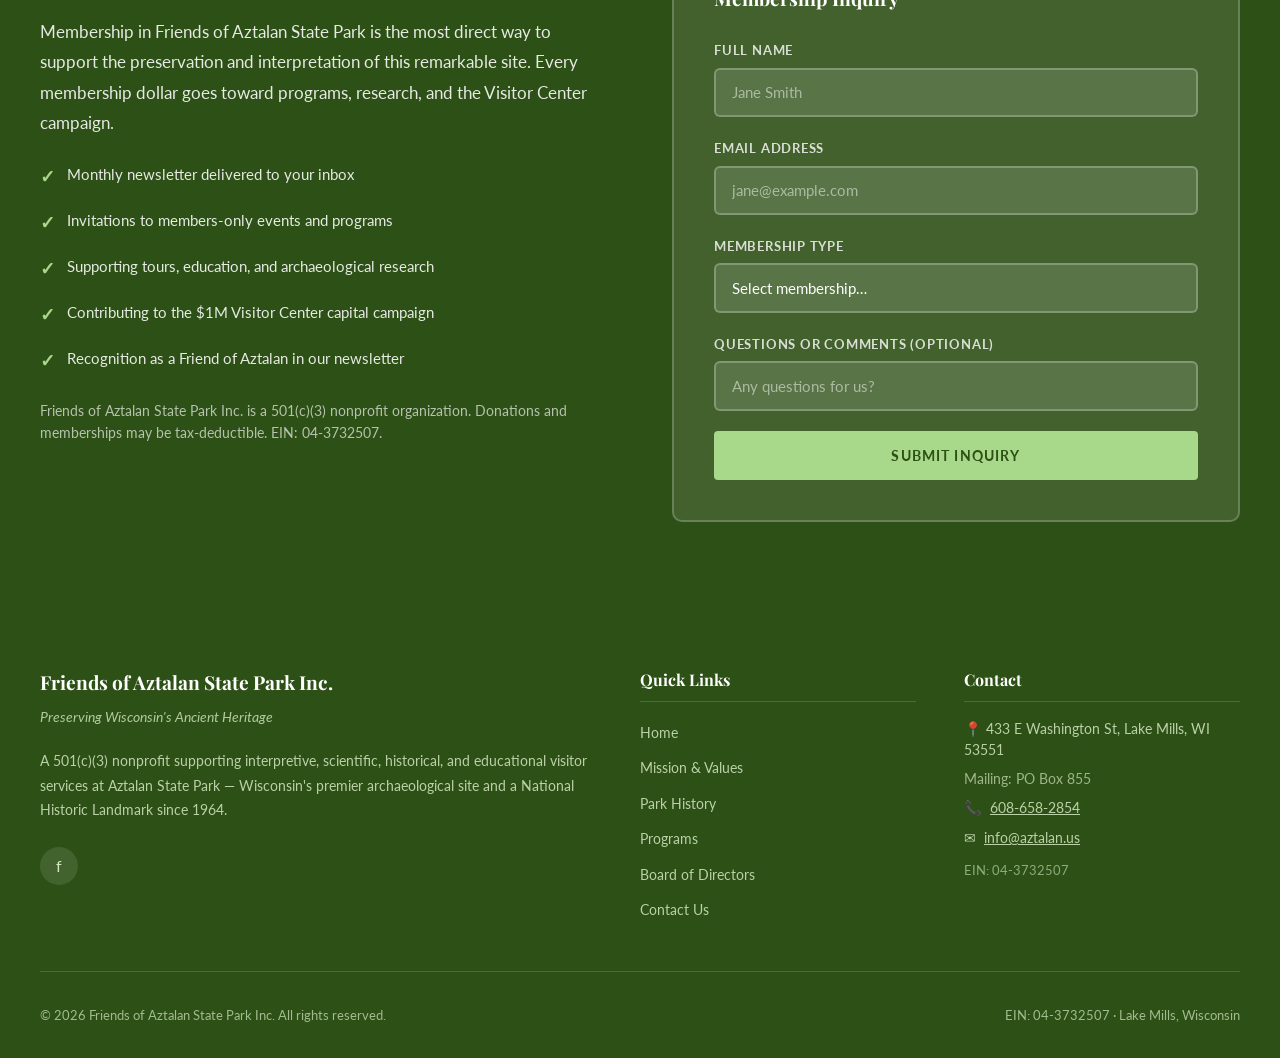
<file: contact.html>
<!DOCTYPE html>
<html lang="en">
<head>
  <meta charset="UTF-8">
  <meta name="viewport" content="width=device-width, initial-scale=1.0">
  <link rel="icon" type="image/svg+xml" href="assets/images/aztalan-logo.svg">
  <link rel="preload" as="image" href="assets/images/Aztalan_State_Park_Entrance_Sign.webp" type="image/webp" fetchpriority="high">
  <title>Contact &amp; Visit — Friends of Aztalan State Park Inc.</title>
  <meta name="description" content="Contact Friends of Aztalan State Park Inc., get directions to the park, learn about park hours, and join as a member. PO Box 855, Lake Mills, WI 53551.">
  <link rel="preconnect" href="https://fonts.googleapis.com">
  <link rel="preconnect" href="https://fonts.gstatic.com" crossorigin>
  <link href="https://fonts.googleapis.com/css2?family=Playfair+Display:ital,wght@0,400;0,600;0,700;0,900;1,400;1,600&family=Lato:wght@300;400;700&display=swap" rel="stylesheet">
  <link rel="stylesheet" href="assets/enhancements.css">
  <style>
    :root {
      --color-primary: #5C3D1E;
      --color-secondary: #2D5016;
      --color-accent: #C4742A;
      --color-bg: #FAF6EE;
      --color-bg-alt: #EDE8DC;
      --color-text: #2C1A0E;
      --color-text-light: #6B5240;
      --color-top-bar: #2C1A0E;
      --color-top-bar-text: #E8D5B0;
      --color-nav: #5C3D1E;
      --color-nav-text: #FAF6EE;
      --color-footer: #2D5016;
      --color-footer-text: #D4E8C2;
    }
    *, *::before, *::after { box-sizing: border-box; margin: 0; padding: 0; }
    html { scroll-behavior: smooth; }
    body { font-family: 'Lato', sans-serif; background: var(--color-bg); color: var(--color-text); line-height: 1.7; }

    .top-bar { background: var(--color-top-bar); color: var(--color-top-bar-text); font-size: 0.825rem; letter-spacing: 0.03em; padding: 0.45rem 1.5rem; display: flex; justify-content: center; align-items: center; gap: 2rem; flex-wrap: wrap; }
    .top-bar a { color: var(--color-top-bar-text); text-decoration: none; transition: color 0.2s; }
    .top-bar a:hover { color: var(--color-accent); }
    .top-bar-divider { color: #6B5240; }
    .nav-wrapper { position: sticky; top: 0; z-index: 1000; background: var(--color-nav); box-shadow: 0 2px 12px rgba(0,0,0,0.25); }
    nav { max-width: 1200px; margin: 0 auto; padding: 0 1.5rem; display: flex; align-items: center; justify-content: space-between; min-height: 64px; }
    .nav-brand { display: flex; align-items: center; gap: 0.75rem; text-decoration: none; color: var(--color-nav-text); }
    .nav-logo {
      width: 50px;
      height: 50px;
      display: block;
      flex-shrink: 0;
      object-fit: contain;
      filter: drop-shadow(0 3px 8px rgba(0, 0, 0, 0.35));
      transition: transform 0.25s ease, filter 0.25s ease;
    }
    .nav-brand:hover .nav-logo {
      transform: translateY(-1px) scale(1.04);
      filter: drop-shadow(0 5px 12px rgba(0, 0, 0, 0.45));
    }
    .nav-brand-text { font-family: 'Playfair Display', serif; font-size: 1rem; font-weight: 600; line-height: 1.25; color: var(--color-nav-text); }
    .nav-brand-text span { display: block; font-size: 0.7rem; font-family: 'Lato', sans-serif; font-weight: 300; letter-spacing: 0.08em; text-transform: uppercase; opacity: 0.8; }
    .nav-links { display: flex; list-style: none; gap: 0.25rem; align-items: center; }
    .nav-links a { color: var(--color-nav-text); text-decoration: none; font-size: 0.9rem; font-weight: 700; letter-spacing: 0.04em; text-transform: uppercase; padding: 0.5rem 0.75rem; border-radius: 4px; transition: background 0.2s, color 0.2s; }
    .nav-links a:hover, .nav-links a.active { background: var(--color-accent); color: #fff; }
    .hamburger { display: none; flex-direction: column; gap: 5px; cursor: pointer; padding: 8px; background: none; border: none; }
    .hamburger span { display: block; width: 26px; height: 2px; background: var(--color-nav-text); border-radius: 2px; transition: all 0.3s; }
    .hamburger.open span:nth-child(1) { transform: translateY(7px) rotate(45deg); }
    .hamburger.open span:nth-child(2) { opacity: 0; }
    .hamburger.open span:nth-child(3) { transform: translateY(-7px) rotate(-45deg); }

    /* PAGE HERO */
    .page-hero { position: relative; background: var(--color-primary); color: #fff; padding: 6rem 1.5rem; overflow: hidden; }
    .page-hero-bg { position: absolute; inset: 0; background-image: url('assets/images/Aztalan_State_Park_Entrance_Sign.webp'); background-size: cover; background-position: center; opacity: 0.18; }
    .page-hero-content { position: relative; max-width: 800px; margin: 0 auto; text-align: center; }
    .page-hero-label { font-size: 0.75rem; font-weight: 700; letter-spacing: 0.22em; text-transform: uppercase; color: var(--color-accent); margin-bottom: 1rem; display: block; }
    .page-hero h1 { font-family: 'Playfair Display', serif; font-size: clamp(2.2rem, 5vw, 3.5rem); font-weight: 900; line-height: 1.15; margin-bottom: 1.25rem; }
    .page-hero p { font-size: 1.15rem; opacity: 0.88; line-height: 1.75; font-weight: 300; }

    section { padding: 5rem 1.5rem; }
    .container { max-width: 1200px; margin: 0 auto; }
    .section-label { font-size: 0.75rem; font-weight: 700; letter-spacing: 0.2em; text-transform: uppercase; color: var(--color-accent); margin-bottom: 0.5rem; }
    .section-title { font-family: 'Playfair Display', serif; font-size: clamp(1.8rem, 4vw, 2.6rem); font-weight: 700; color: var(--color-primary); line-height: 1.2; margin-bottom: 1rem; }

    /* CONTACT + FORM GRID */
    .contact-grid {
      display: grid;
      grid-template-columns: 1fr 1.5fr;
      gap: 4rem;
      align-items: start;
    }

    /* CONTACT DETAILS */
    .contact-details { }
    .contact-card {
      background: var(--color-primary);
      color: #fff;
      border-radius: 10px;
      padding: 2.5rem;
      margin-bottom: 2rem;
    }
    .contact-card h3 {
      font-family: 'Playfair Display', serif;
      font-size: 1.2rem;
      color: #fff;
      margin-bottom: 1.5rem;
      padding-bottom: 0.75rem;
      border-bottom: 1px solid rgba(255,255,255,0.2);
    }
    .contact-item {
      display: flex;
      gap: 1rem;
      align-items: flex-start;
      margin-bottom: 1.25rem;
    }
    .contact-item:last-child { margin-bottom: 0; }
    .contact-item-icon {
      width: 40px;
      height: 40px;
      background: rgba(255,255,255,0.12);
      border-radius: 50%;
      display: flex;
      align-items: center;
      justify-content: center;
      font-size: 1.1rem;
      flex-shrink: 0;
    }
    .contact-item-body { }
    .contact-item-label { font-size: 0.72rem; font-weight: 700; letter-spacing: 0.12em; text-transform: uppercase; color: var(--color-accent); margin-bottom: 0.2rem; }
    .contact-item-value { font-size: 0.95rem; color: rgba(255,255,255,0.9); line-height: 1.5; }
    .contact-item-value a { color: rgba(255,255,255,0.9); text-decoration: none; transition: color 0.2s; }
    .contact-item-value a:hover { color: var(--color-accent); }

    /* DIRECTIONS */
    .directions-card {
      background: var(--color-bg-alt);
      border-radius: 10px;
      padding: 2rem;
      border-left: 4px solid var(--color-secondary);
    }
    .directions-card h4 {
      font-family: 'Playfair Display', serif;
      font-size: 1.1rem;
      color: var(--color-primary);
      margin-bottom: 1rem;
    }
    .directions-card p { font-size: 0.92rem; color: var(--color-text-light); line-height: 1.7; margin-bottom: 0.75rem; }
    .directions-card p:last-child { margin-bottom: 0; }
    .directions-card strong { color: var(--color-primary); }

    /* CONTACT FORM */
    .contact-form-wrap {
      background: #fff;
      border-radius: 10px;
      padding: 2.5rem;
      box-shadow: 0 4px 24px rgba(92,61,30,0.1);
    }
    .contact-form-wrap h3 {
      font-family: 'Playfair Display', serif;
      font-size: 1.5rem;
      color: var(--color-primary);
      margin-bottom: 0.5rem;
    }
    .contact-form-wrap p {
      font-size: 0.95rem;
      color: var(--color-text-light);
      margin-bottom: 2rem;
    }
    .form-row { display: grid; grid-template-columns: 1fr 1fr; gap: 1.25rem; }
    .form-group { margin-bottom: 1.25rem; }
    .form-group label { display: block; font-size: 0.82rem; font-weight: 700; letter-spacing: 0.06em; text-transform: uppercase; color: var(--color-primary); margin-bottom: 0.4rem; }
    .form-group input,
    .form-group select,
    .form-group textarea {
      width: 100%;
      padding: 0.85rem 1rem;
      border: 2px solid var(--color-bg-alt);
      border-radius: 6px;
      font-family: 'Lato', sans-serif;
      font-size: 0.95rem;
      color: var(--color-text);
      background: var(--color-bg);
      transition: border-color 0.2s, box-shadow 0.2s;
      outline: none;
      -webkit-appearance: none;
    }
    .form-group input:focus,
    .form-group select:focus,
    .form-group textarea:focus {
      border-color: var(--color-accent);
      box-shadow: 0 0 0 3px rgba(196,116,42,0.15);
    }
    .form-group textarea { resize: vertical; min-height: 140px; }
    .form-submit { margin-top: 0.5rem; }
    .btn-submit {
      background: var(--color-accent);
      color: #fff;
      border: none;
      padding: 1rem 2.5rem;
      border-radius: 4px;
      font-family: 'Lato', sans-serif;
      font-size: 0.9rem;
      font-weight: 700;
      letter-spacing: 0.08em;
      text-transform: uppercase;
      cursor: pointer;
      transition: background 0.2s, transform 0.2s, box-shadow 0.2s;
      width: 100%;
    }
    .btn-submit:hover { background: #a85e1f; transform: translateY(-2px); box-shadow: 0 6px 20px rgba(196,116,42,0.35); }
    .form-success {
      display: none;
      background: #e8f5e1;
      border: 2px solid var(--color-secondary);
      border-radius: 8px;
      padding: 1.5rem;
      text-align: center;
      color: var(--color-secondary);
      font-weight: 700;
      margin-top: 1rem;
    }

    /* MAP */
    .map-section { background: var(--color-bg-alt); padding: 0; }
    .map-embed { width: 100%; height: 380px; display: block; border: 0; }
    .map-caption {
      display: flex;
      flex-wrap: wrap;
      align-items: center;
      gap: 1.25rem;
      padding: 1.5rem 2rem;
      background: #fff;
    }
    .map-pin { font-size: 2rem; line-height: 1; }
    .map-address { font-family: 'Playfair Display', serif; font-size: 1.1rem; color: var(--color-primary); font-weight: 700; }
    .map-sub { font-size: 0.9rem; color: var(--color-text-light); }
    .map-link {
      display: inline-block;
      margin-left: auto;
      background: var(--color-accent);
      color: #fff;
      padding: 0.65rem 1.5rem;
      border-radius: 4px;
      text-decoration: none;
      font-weight: 700;
      font-size: 0.85rem;
      letter-spacing: 0.06em;
      text-transform: uppercase;
      transition: background 0.2s, transform 0.2s;
    }
    .map-link:hover { background: #a85e1f; transform: translateY(-2px); }

    /* PARK HOURS */
    .hours-section { }
    .hours-grid { display: grid; grid-template-columns: repeat(auto-fit, minmax(260px, 1fr)); gap: 2rem; margin-top: 2.5rem; }
    .hours-card { background: #fff; border-radius: 10px; padding: 2rem; box-shadow: 0 4px 16px rgba(92,61,30,0.08); }
    .hours-card-icon { font-size: 2rem; margin-bottom: 0.75rem; display: block; }
    .hours-card h4 { font-family: 'Playfair Display', serif; font-size: 1.1rem; color: var(--color-primary); margin-bottom: 1rem; }
    .hours-row { display: flex; justify-content: space-between; align-items: center; padding: 0.5rem 0; border-bottom: 1px solid var(--color-bg-alt); font-size: 0.9rem; }
    .hours-row:last-child { border-bottom: none; }
    .hours-day { color: var(--color-text-light); }
    .hours-time { font-weight: 700; color: var(--color-primary); }
    .hours-note { font-size: 0.82rem; color: var(--color-text-light); font-style: italic; margin-top: 0.75rem; line-height: 1.5; }

    /* MEMBERSHIP SECTION */
    .membership-section {
      background: var(--color-secondary);
      color: #fff;
      padding: 5rem 1.5rem;
    }
    .membership-inner { max-width: 1200px; margin: 0 auto; }
    .membership-section .section-label { color: #a8d88a; }
    .membership-section .section-title { color: #fff; }
    .membership-grid { display: grid; grid-template-columns: 1fr 1fr; gap: 4rem; align-items: center; margin-top: 2rem; }
    .membership-benefits { display: flex; flex-direction: column; gap: 1rem; margin-top: 1.5rem; }
    .membership-benefit { display: flex; gap: 0.75rem; align-items: flex-start; }
    .membership-benefit-check { color: #a8d88a; font-size: 1.1rem; flex-shrink: 0; font-weight: 700; }
    .membership-benefit-text { font-size: 0.95rem; color: rgba(255,255,255,0.88); line-height: 1.6; }
    .membership-form-box { background: rgba(255,255,255,0.1); border: 2px solid rgba(255,255,255,0.2); border-radius: 10px; padding: 2.5rem; }
    .membership-form-box h4 { font-family: 'Playfair Display', serif; font-size: 1.2rem; color: #fff; margin-bottom: 1.5rem; }
    .membership-form-box .form-group label { color: rgba(255,255,255,0.8); }
    .membership-form-box input,
    .membership-form-box select {
      background: rgba(255,255,255,0.12);
      border-color: rgba(255,255,255,0.25);
      color: #fff;
    }
    .membership-form-box input::placeholder { color: rgba(255,255,255,0.5); }
    .membership-form-box input:focus,
    .membership-form-box select:focus { border-color: #a8d88a; box-shadow: 0 0 0 3px rgba(168,216,138,0.2); }
    .membership-form-box select option { background: var(--color-secondary); color: #fff; }
    .btn-green { background: #a8d88a; color: var(--color-secondary); border: none; padding: 1rem 2.5rem; border-radius: 4px; font-family: 'Lato', sans-serif; font-size: 0.9rem; font-weight: 700; letter-spacing: 0.08em; text-transform: uppercase; cursor: pointer; transition: all 0.2s; width: 100%; }
    .btn-green:hover { background: #8ec46e; transform: translateY(-2px); box-shadow: 0 6px 20px rgba(0,0,0,0.2); }

    /* FADE IN */
    .fade-in { opacity: 0; transform: translateY(30px); transition: opacity 0.7s ease, transform 0.7s ease; }
    .fade-in.visible { opacity: 1; transform: translateY(0); }
    .fade-in-delay-1 { transition-delay: 0.1s; }
    .fade-in-delay-2 { transition-delay: 0.2s; }
    .fade-in-delay-3 { transition-delay: 0.3s; }

    footer { background: var(--color-footer); color: var(--color-footer-text); padding: 4rem 1.5rem 2rem; }
    .footer-grid { max-width: 1200px; margin: 0 auto; display: grid; grid-template-columns: 2fr 1fr 1fr; gap: 3rem; margin-bottom: 3rem; }
    .footer-brand h3 { font-family: 'Playfair Display', serif; font-size: 1.2rem; color: #fff; margin-bottom: 0.5rem; }
    .footer-tagline { font-size: 0.85rem; font-style: italic; color: rgba(212,232,194,0.8); margin-bottom: 1.25rem; }
    .footer-desc { font-size: 0.9rem; color: rgba(212,232,194,0.85); line-height: 1.7; margin-bottom: 1.5rem; }
    .footer-social { display: flex; gap: 0.75rem; }
    .footer-social a { width: 38px; height: 38px; background: rgba(255,255,255,0.1); border-radius: 50%; display: flex; align-items: center; justify-content: center; color: var(--color-footer-text); text-decoration: none; font-size: 1rem; transition: background 0.2s, color 0.2s; }
    .footer-social a:hover { background: var(--color-accent); color: #fff; }
    .footer-col h4 { font-family: 'Playfair Display', serif; font-size: 1rem; color: #fff; margin-bottom: 1rem; padding-bottom: 0.5rem; border-bottom: 1px solid rgba(255,255,255,0.15); }
    .footer-links { list-style: none; display: flex; flex-direction: column; gap: 0.5rem; }
    .footer-links a { color: rgba(212,232,194,0.85); text-decoration: none; font-size: 0.9rem; transition: color 0.2s; }
    .footer-links a:hover { color: #fff; }
    .footer-contact-item { display: flex; align-items: flex-start; gap: 0.5rem; font-size: 0.9rem; color: rgba(212,232,194,0.85); margin-bottom: 0.5rem; line-height: 1.5; }
    .footer-bottom { max-width: 1200px; margin: 0 auto; padding-top: 2rem; border-top: 1px solid rgba(255,255,255,0.15); display: flex; justify-content: space-between; align-items: center; flex-wrap: wrap; gap: 1rem; font-size: 0.82rem; color: rgba(212,232,194,0.7); }

    @media (max-width: 900px) {
      .contact-grid { grid-template-columns: 1fr; }
      .membership-grid { grid-template-columns: 1fr; }
      .footer-grid { grid-template-columns: 1fr 1fr; }
      .footer-brand { grid-column: 1 / -1; }
    }
    @media (max-width: 700px) {
      .nav-links { display: none; flex-direction: column; position: absolute; top: 100%; left: 0; right: 0; background: var(--color-nav); padding: 1rem; gap: 0.25rem; box-shadow: 0 8px 24px rgba(0,0,0,0.3); }
      .nav-links.open { display: flex; }
      .hamburger { display: flex; }
      .footer-grid { grid-template-columns: 1fr; }
      .form-row { grid-template-columns: 1fr; }
    }
  </style>
</head>
<body>
  <a class="skip-link" href="#main-content">Skip to main content</a>

  <div class="top-bar">
    <a href="mailto:info@aztalan.us">✉ info@aztalan.us</a>
    <span class="top-bar-divider">|</span>
    <a href="https://aztalan.us">🌐 aztalan.us</a>
    <span class="top-bar-divider">|</span>
    <span>EIN: 04-3732507</span>
  </div>

  <div class="nav-wrapper">
    <nav>
      <a href="index.html" class="nav-brand">
        <img src="assets/images/aztalan-logo.svg" alt="Friends of Aztalan logo" class="nav-logo">
        <div class="nav-brand-text">
          Friends of Aztalan
          <span>State Park Inc.</span>
        </div>
      </a>
      <button class="hamburger" id="hamburger" aria-label="Toggle menu" aria-expanded="false" aria-controls="nav-links">
        <span></span><span></span><span></span>
      </button>
      <ul class="nav-links" id="nav-links">
        <li><a href="index.html">Home</a></li>
        <li><a href="mission.html">Mission</a></li>
        <li><a href="history.html">History</a></li>
        <li><a href="projects.html">Programs</a></li>
        <li><a href="team.html">Team</a></li>
        <li><a href="contact.html" class="active" aria-current="page">Contact</a></li>
      </ul>
    </nav>
  </div>

  <!-- PAGE HERO -->
  <div class="page-hero">
    <div class="page-hero-bg"></div>
    <div class="page-hero-content">
      <span class="page-hero-label">We'd Love to Hear From You</span>
      <h1>Contact &amp; Visit</h1>
      <p>Reach out with questions about the park, membership, volunteering, group tours, or the Visitor Center campaign. Plan your visit to one of Wisconsin's most extraordinary places.</p>
    </div>
  </div>

  <!-- CONTACT + FORM -->
  <section id="main-content" tabindex="-1">
    <div class="container">
      <div class="contact-grid">

        <!-- DETAILS COLUMN -->
        <div>
          <p class="section-label fade-in">Get in Touch</p>
          <h2 class="section-title fade-in fade-in-delay-1" style="font-size:clamp(1.5rem,3vw,2rem); margin-bottom:1.5rem;">Contact Information</h2>
          <div class="contact-card fade-in fade-in-delay-2">
            <h3>Friends of Aztalan State Park Inc.</h3>
            <div class="contact-item">
              <div class="contact-item-icon">📍</div>
              <div class="contact-item-body">
                <div class="contact-item-label">Physical Address</div>
                <div class="contact-item-value">433 E Washington St<br>Lake Mills, WI 53551</div>
              </div>
            </div>
            <div class="contact-item">
              <div class="contact-item-icon">📬</div>
              <div class="contact-item-body">
                <div class="contact-item-label">Mailing Address</div>
                <div class="contact-item-value">PO Box 855<br>Lake Mills, WI 53551</div>
              </div>
            </div>
            <div class="contact-item">
              <div class="contact-item-icon">📞</div>
              <div class="contact-item-body">
                <div class="contact-item-label">Phone</div>
                <div class="contact-item-value"><a href="tel:6086582854">608-658-2854</a></div>
              </div>
            </div>
            <div class="contact-item">
              <div class="contact-item-icon">✉</div>
              <div class="contact-item-body">
                <div class="contact-item-label">Email</div>
                <div class="contact-item-value"><a href="mailto:info@aztalan.us">info@aztalan.us</a></div>
              </div>
            </div>
            <div class="contact-item">
              <div class="contact-item-icon">🌐</div>
              <div class="contact-item-body">
                <div class="contact-item-label">Website</div>
                <div class="contact-item-value"><a href="https://aztalan.us">aztalan.us</a></div>
              </div>
            </div>
            <div class="contact-item">
              <div class="contact-item-icon">🏛️</div>
              <div class="contact-item-body">
                <div class="contact-item-label">Tax ID (EIN)</div>
                <div class="contact-item-value">04-3732507</div>
              </div>
            </div>
          </div>

          <div class="directions-card fade-in fade-in-delay-3">
            <h4>📌 Directions to the Park</h4>
            <p><strong>Park address:</strong> N6200 County Highway Q, Lake Mills, WI 53551</p>
            <p>Aztalan State Park is located approximately 3 miles east of Lake Mills, Wisconsin, off County Highway Q. From Interstate 94, take Exit 267 toward Lake Mills, then follow County Q east approximately 1.5 miles to the park entrance on the right.</p>
            <p>The park is approximately 40 miles east of Madison and 60 miles west of Milwaukee — accessible from both the Madison and Milwaukee metro areas.</p>
          </div>
        </div>

        <!-- FORM COLUMN -->
        <div class="contact-form-wrap fade-in fade-in-delay-1">
          <h3>Send Us a Message</h3>
          <p>Questions about tours, membership, volunteering, or the park? We'll get back to you promptly.</p>
          <form id="contact-form">
            <div class="form-row">
              <div class="form-group">
                <label for="fname">First Name <span aria-hidden="true" style="color:var(--color-accent);">*</span></label>
                <input type="text" id="fname" name="fname" placeholder="Jane" required autocomplete="given-name">
              </div>
              <div class="form-group">
                <label for="lname">Last Name <span aria-hidden="true" style="color:var(--color-accent);">*</span></label>
                <input type="text" id="lname" name="lname" placeholder="Smith" required autocomplete="family-name">
              </div>
            </div>
            <div class="form-group">
              <label for="email">Email Address <span aria-hidden="true" style="color:var(--color-accent);">*</span></label>
              <input type="email" id="email" name="email" placeholder="jane@example.com" required autocomplete="email">
            </div>
            <div class="form-group">
              <label for="phone">Phone (optional)</label>
              <input type="tel" id="phone" name="phone" placeholder="608-555-0100" autocomplete="tel">
            </div>
            <div class="form-group">
              <label for="subject">Subject <span aria-hidden="true" style="color:var(--color-accent);">*</span></label>
              <select id="subject" name="subject" required>
                <option value="" disabled selected>Select a topic…</option>
                <option value="membership">Membership</option>
                <option value="volunteer">Volunteering</option>
                <option value="tours">Group Tours</option>
                <option value="donation">Donation / Visitor Center Campaign</option>
                <option value="gardening">Indigenous Gardening Day</option>
                <option value="newsletter">Newsletter</option>
                <option value="general">General Inquiry</option>
              </select>
            </div>
            <div class="form-group">
              <label for="message">Message <span aria-hidden="true" style="color:var(--color-accent);">*</span></label>
              <textarea id="message" name="message" placeholder="Tell us how we can help…" required></textarea>
            </div>
            <div class="form-submit">
              <button type="submit" class="btn-submit">Send Message</button>
            </div>
            <div class="form-success" id="form-success" role="alert">
              Your email app is opening with this message ready to send to info@aztalan.us.
            </div>
          </form>
        </div>

      </div>
    </div>
  </section>

  <!-- MAP -->
  <div class="map-section">
    <iframe class="map-embed" src="https://www.google.com/maps?q=Aztalan+State+Park,+N6200+County+Highway+Q,+Lake+Mills,+WI+53551&output=embed" loading="lazy" referrerpolicy="no-referrer-when-downgrade" title="Map showing the location of Aztalan State Park"></iframe>
    <div class="map-caption">
      <span class="map-pin">📍</span>
      <div>
        <div class="map-address">Aztalan State Park</div>
        <div class="map-sub">N6200 County Highway Q, Lake Mills, WI 53551</div>
      </div>
      <a href="https://maps.google.com/?q=Aztalan+State+Park,+N6200+County+Highway+Q,+Lake+Mills,+WI+53551" target="_blank" rel="noopener noreferrer" class="map-link">Open in Google Maps</a>
    </div>
  </div>

  <!-- PARK HOURS -->
  <section class="hours-section">
    <div class="container">
      <p class="section-label fade-in">Plan Your Visit</p>
      <h2 class="section-title fade-in fade-in-delay-1">Park Hours &amp; Visitor Info</h2>
      <p style="color:var(--color-text-light); font-size:1.05rem; max-width:680px; line-height:1.75; margin-bottom:2rem;" class="fade-in fade-in-delay-2">Aztalan State Park is open to visitors year-round. Hours vary by season. A Wisconsin State Park vehicle admission sticker is required. Please check the Wisconsin DNR website for the most current information before your visit.</p>
      <div class="hours-grid">
        <div class="hours-card fade-in fade-in-delay-1">
          <span class="hours-card-icon">🌞</span>
          <h4>Park Hours (General)</h4>
          <div class="hours-row">
            <span class="hours-day">Daily (Spring/Summer/Fall)</span>
            <span class="hours-time">6 AM – 11 PM</span>
          </div>
          <div class="hours-row">
            <span class="hours-day">Winter (Dec – Feb)</span>
            <span class="hours-time">6 AM – 8 PM</span>
          </div>
          <p class="hours-note">Hours subject to change. Always check Wisconsin DNR for current park hours and any closures.</p>
        </div>
        <div class="hours-card fade-in fade-in-delay-2">
          <span class="hours-card-icon">🚗</span>
          <h4>Admission</h4>
          <div class="hours-row">
            <span class="hours-day">Wisconsin Residents (Annual)</span>
            <span class="hours-time">State Park Sticker</span>
          </div>
          <div class="hours-row">
            <span class="hours-day">Non-Residents</span>
            <span class="hours-time">State Park Sticker</span>
          </div>
          <div class="hours-row">
            <span class="hours-day">Daily Pass Available</span>
            <span class="hours-time">At Entrance</span>
          </div>
          <p class="hours-note">A valid Wisconsin State Park vehicle admission sticker is required. Purchase at the park or through the Wisconsin DNR website.</p>
        </div>
        <div class="hours-card fade-in fade-in-delay-3">
          <span class="hours-card-icon">🌡️</span>
          <h4>Best Times to Visit</h4>
          <div class="hours-row">
            <span class="hours-day">Spring (Apr–May)</span>
            <span class="hours-time">Wildflowers, quiet trails</span>
          </div>
          <div class="hours-row">
            <span class="hours-day">Summer (Jun–Aug)</span>
            <span class="hours-time">Events &amp; full programming</span>
          </div>
          <div class="hours-row">
            <span class="hours-day">Fall (Sep–Nov)</span>
            <span class="hours-time">Foliage, dramatic skies</span>
          </div>
          <p class="hours-note">The park is beautiful in every season. Summer offers the most programming; fall offers stunning views of the mounds against the Wisconsin landscape.</p>
        </div>
      </div>
    </div>
  </section>

  <!-- MEMBERSHIP JOIN -->
  <div class="membership-section">
    <div class="membership-inner">
      <p class="section-label fade-in">Support the Friends</p>
      <h2 class="section-title fade-in fade-in-delay-1">Join as a Member</h2>
      <div class="membership-grid">
        <div class="fade-in fade-in-delay-2">
          <p style="font-size:1.05rem; color:rgba(255,255,255,0.88); line-height:1.8; margin-bottom:1.25rem;">Membership in Friends of Aztalan State Park is the most direct way to support the preservation and interpretation of this remarkable site. Every membership dollar goes toward programs, research, and the Visitor Center campaign.</p>
          <div class="membership-benefits">
            <div class="membership-benefit">
              <span class="membership-benefit-check">✓</span>
              <span class="membership-benefit-text">Monthly newsletter delivered to your inbox</span>
            </div>
            <div class="membership-benefit">
              <span class="membership-benefit-check">✓</span>
              <span class="membership-benefit-text">Invitations to members-only events and programs</span>
            </div>
            <div class="membership-benefit">
              <span class="membership-benefit-check">✓</span>
              <span class="membership-benefit-text">Supporting tours, education, and archaeological research</span>
            </div>
            <div class="membership-benefit">
              <span class="membership-benefit-check">✓</span>
              <span class="membership-benefit-text">Contributing to the $1M Visitor Center capital campaign</span>
            </div>
            <div class="membership-benefit">
              <span class="membership-benefit-check">✓</span>
              <span class="membership-benefit-text">Recognition as a Friend of Aztalan in our newsletter</span>
            </div>
          </div>
          <p style="font-size:0.88rem; color:rgba(255,255,255,0.65); margin-top:1.5rem; line-height:1.6;">Friends of Aztalan State Park Inc. is a 501(c)(3) nonprofit organization. Donations and memberships may be tax-deductible. EIN: 04-3732507.</p>
        </div>
        <div class="membership-form-box fade-in fade-in-delay-3">
          <h4>Membership Inquiry</h4>
          <form id="membership-form">
            <div class="form-group">
              <label for="mem-name">Full Name</label>
              <input type="text" id="mem-name" name="mem-name" placeholder="Jane Smith" autocomplete="name" required>
            </div>
            <div class="form-group">
              <label for="mem-email">Email Address</label>
              <input type="email" id="mem-email" name="mem-email" placeholder="jane@example.com" autocomplete="email" required>
            </div>
            <div class="form-group">
              <label for="mem-type">Membership Type</label>
              <select id="mem-type" name="mem-type" required>
                <option value="" disabled selected>Select membership…</option>
                <option value="individual">Individual Membership</option>
                <option value="family">Family Membership</option>
                <option value="patron">Patron / Sustaining</option>
              </select>
            </div>
            <div class="form-group">
              <label for="mem-message">Questions or Comments (optional)</label>
              <input type="text" id="mem-message" name="mem-message" placeholder="Any questions for us?">
            </div>
            <button type="submit" class="btn-green">Submit Inquiry</button>
            <div id="mem-success" role="status" style="display:none; margin-top:1rem; padding:1rem; background:rgba(168,216,138,0.2); border-radius:6px; color:#d4e8c2; text-align:center; font-weight:700;">
              Your email app is opening with your membership inquiry ready to send.
            </div>
          </form>
        </div>
      </div>
    </div>
  </div>

  <footer>
    <div class="footer-grid">
      <div class="footer-brand">
        <h3>Friends of Aztalan State Park Inc.</h3>
        <p class="footer-tagline">Preserving Wisconsin's Ancient Heritage</p>
        <p class="footer-desc">A 501(c)(3) nonprofit supporting interpretive, scientific, historical, and educational visitor services at Aztalan State Park — Wisconsin's premier archaeological site and a National Historic Landmark since 1964.</p>
        <div class="footer-social">
          <a href="https://www.facebook.com/groups/661766400660116/" target="_blank" rel="noopener noreferrer" aria-label="Facebook Group">f</a>
        </div>
      </div>
      <div class="footer-col">
        <h4>Quick Links</h4>
        <ul class="footer-links">
          <li><a href="index.html">Home</a></li>
          <li><a href="mission.html">Mission &amp; Values</a></li>
          <li><a href="history.html">Park History</a></li>
          <li><a href="projects.html">Programs</a></li>
          <li><a href="team.html">Board of Directors</a></li>
          <li><a href="contact.html">Contact Us</a></li>
        </ul>
      </div>
      <div class="footer-col">
        <h4>Contact</h4>
        <div class="footer-contact-item">📍 433 E Washington St, Lake Mills, WI 53551</div>
        <div class="footer-contact-item" style="font-size:0.85rem; opacity:0.8;">Mailing: PO Box 855</div>
        <div class="footer-contact-item">📞 <a href="tel:6086582854" style="color:inherit;">608-658-2854</a></div>
        <div class="footer-contact-item">✉ <a href="mailto:info@aztalan.us" style="color:inherit;">info@aztalan.us</a></div>
        <div class="footer-contact-item" style="margin-top:0.75rem; font-size:0.8rem; opacity:0.7;">EIN: 04-3732507</div>
      </div>
    </div>
    <div class="footer-bottom">
      <span>© <span data-current-year>2026</span> Friends of Aztalan State Park Inc. All rights reserved.</span>
      <span>EIN: 04-3732507 · Lake Mills, Wisconsin</span>
    </div>
  </footer>

  <script>
    const hamburger = document.getElementById('hamburger');
    const navLinks = document.getElementById('nav-links');
    hamburger.addEventListener('click', () => {
      const open = navLinks.classList.toggle('open');
      hamburger.classList.toggle('open', open);
      hamburger.setAttribute('aria-expanded', open);
    });
    navLinks.querySelectorAll('a').forEach(a => {
      a.addEventListener('click', () => {
        navLinks.classList.remove('open');
        hamburger.classList.remove('open');
        hamburger.setAttribute('aria-expanded', false);
      });
    });

    const observer = new IntersectionObserver((entries) => {
      entries.forEach(entry => {
        if (entry.isIntersecting) { entry.target.classList.add('visible'); observer.unobserve(entry.target); }
      });
    }, { threshold: 0.1 });
    document.querySelectorAll('.fade-in').forEach(el => observer.observe(el));

    // Contact form
    document.getElementById('contact-form').addEventListener('submit', function(e) {
      e.preventDefault();
      if (!this.reportValidity()) return;
      const data = new FormData(this);
      const topic = document.getElementById('subject').selectedOptions[0].text;
      const body = [
        `Name: ${data.get('fname')} ${data.get('lname')}`,
        `Email: ${data.get('email')}`,
        `Phone: ${data.get('phone') || 'Not provided'}`,
        '',
        data.get('message')
      ].join('\n');
      const success = document.getElementById('form-success');
      success.style.display = 'block';
      window.location.href = `mailto:info@aztalan.us?subject=${encodeURIComponent(`Website inquiry: ${topic}`)}&body=${encodeURIComponent(body)}`;
    });

    // Membership form
    document.getElementById('membership-form').addEventListener('submit', function(e) {
      e.preventDefault();
      if (!this.reportValidity()) return;
      const data = new FormData(this);
      const level = document.getElementById('mem-type').selectedOptions[0].text;
      const body = [
        `Name: ${data.get('mem-name')}`,
        `Email: ${data.get('mem-email')}`,
        `Membership interest: ${level}`,
        '',
        data.get('mem-message') || 'No additional comments.'
      ].join('\n');
      const success = document.getElementById('mem-success');
      success.style.display = 'block';
      window.location.href = `mailto:info@aztalan.us?subject=${encodeURIComponent(`Membership inquiry: ${level}`)}&body=${encodeURIComponent(body)}`;
    });
  </script>
  <script src="assets/site.js"></script>
</body>
</html>
</file>
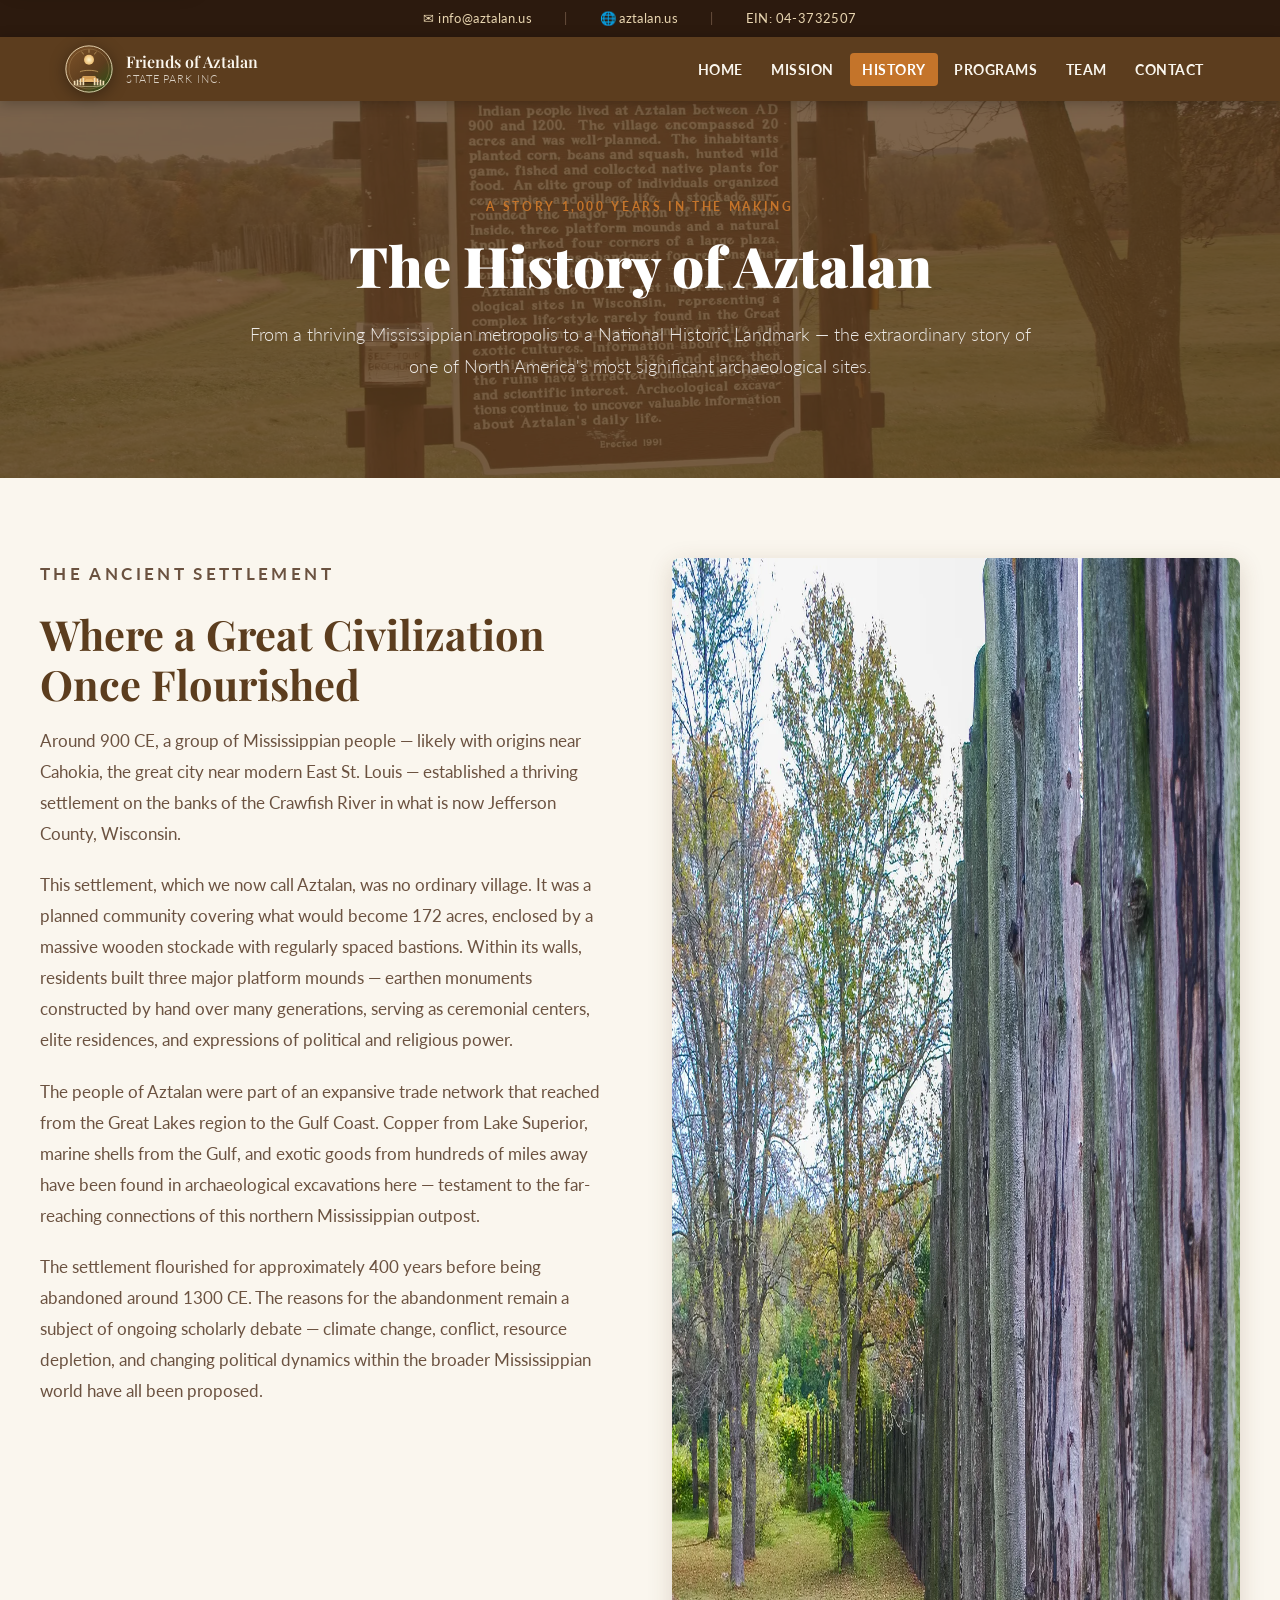
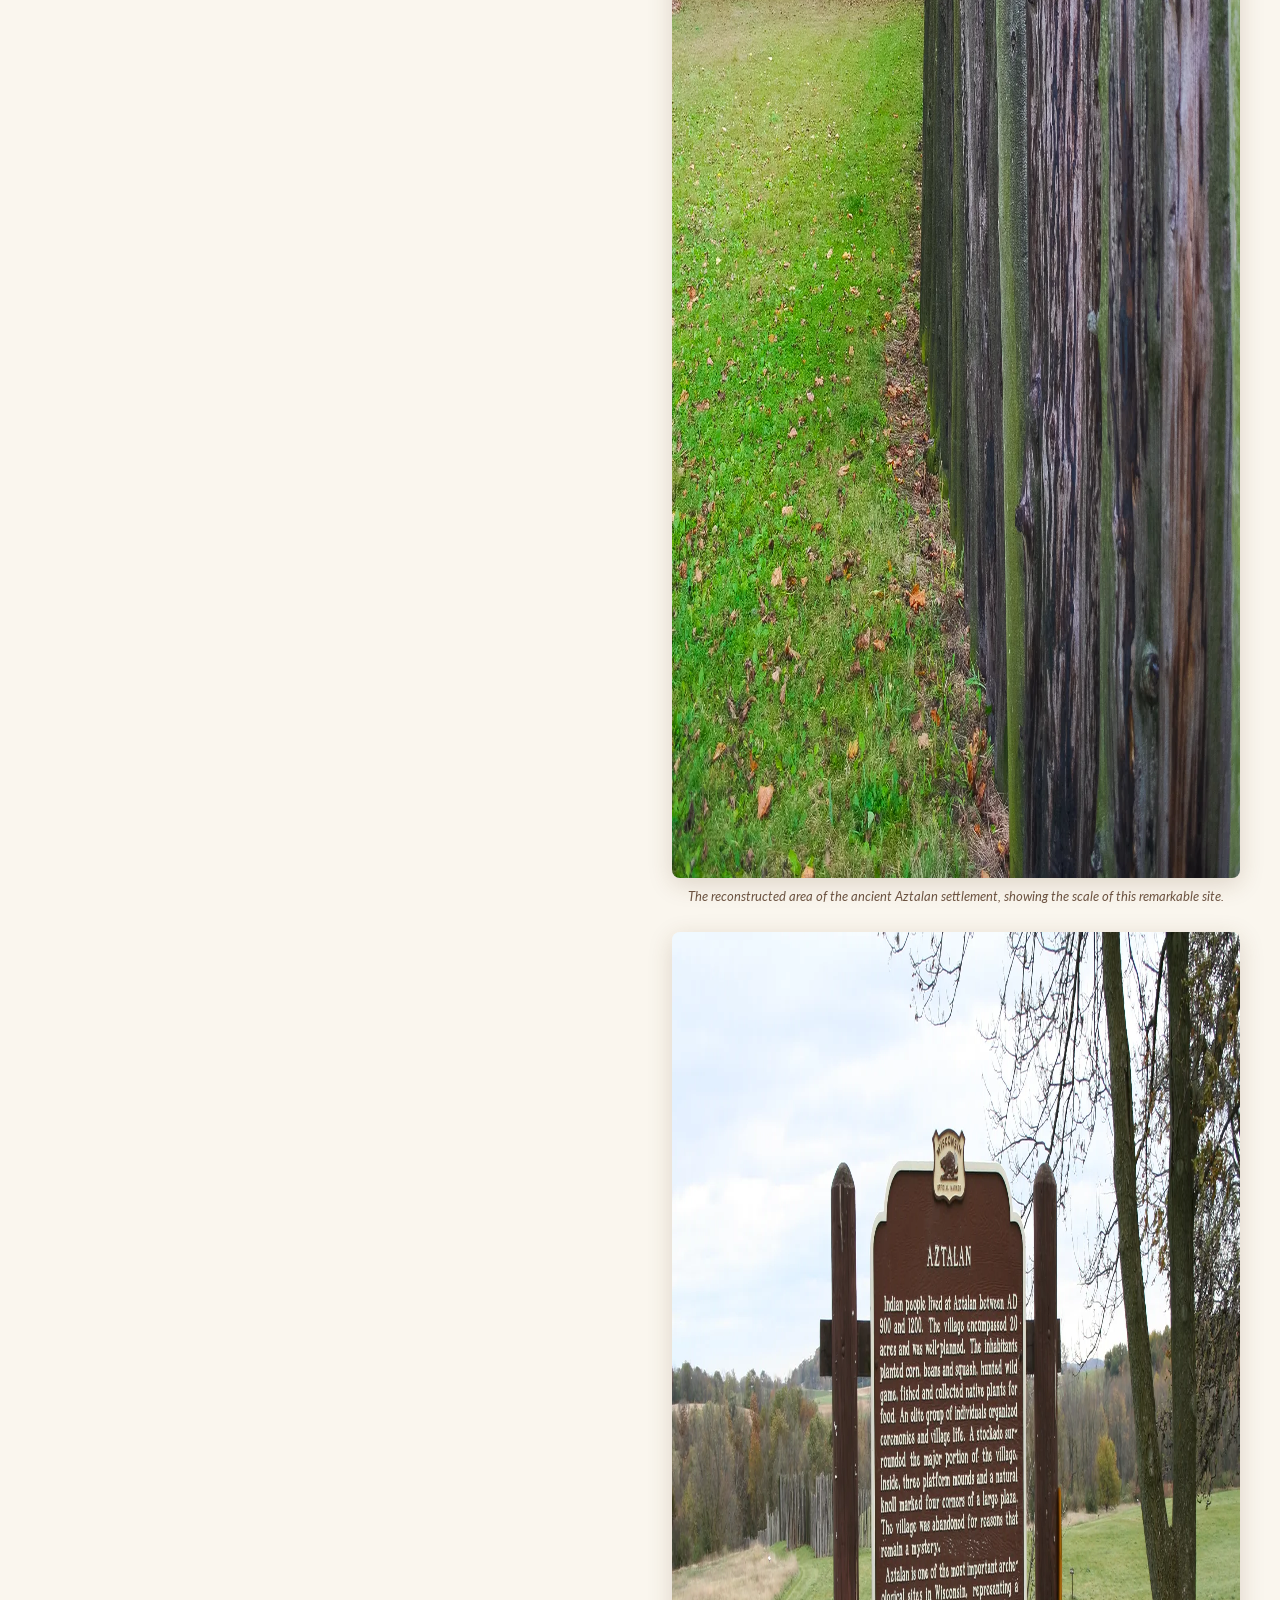
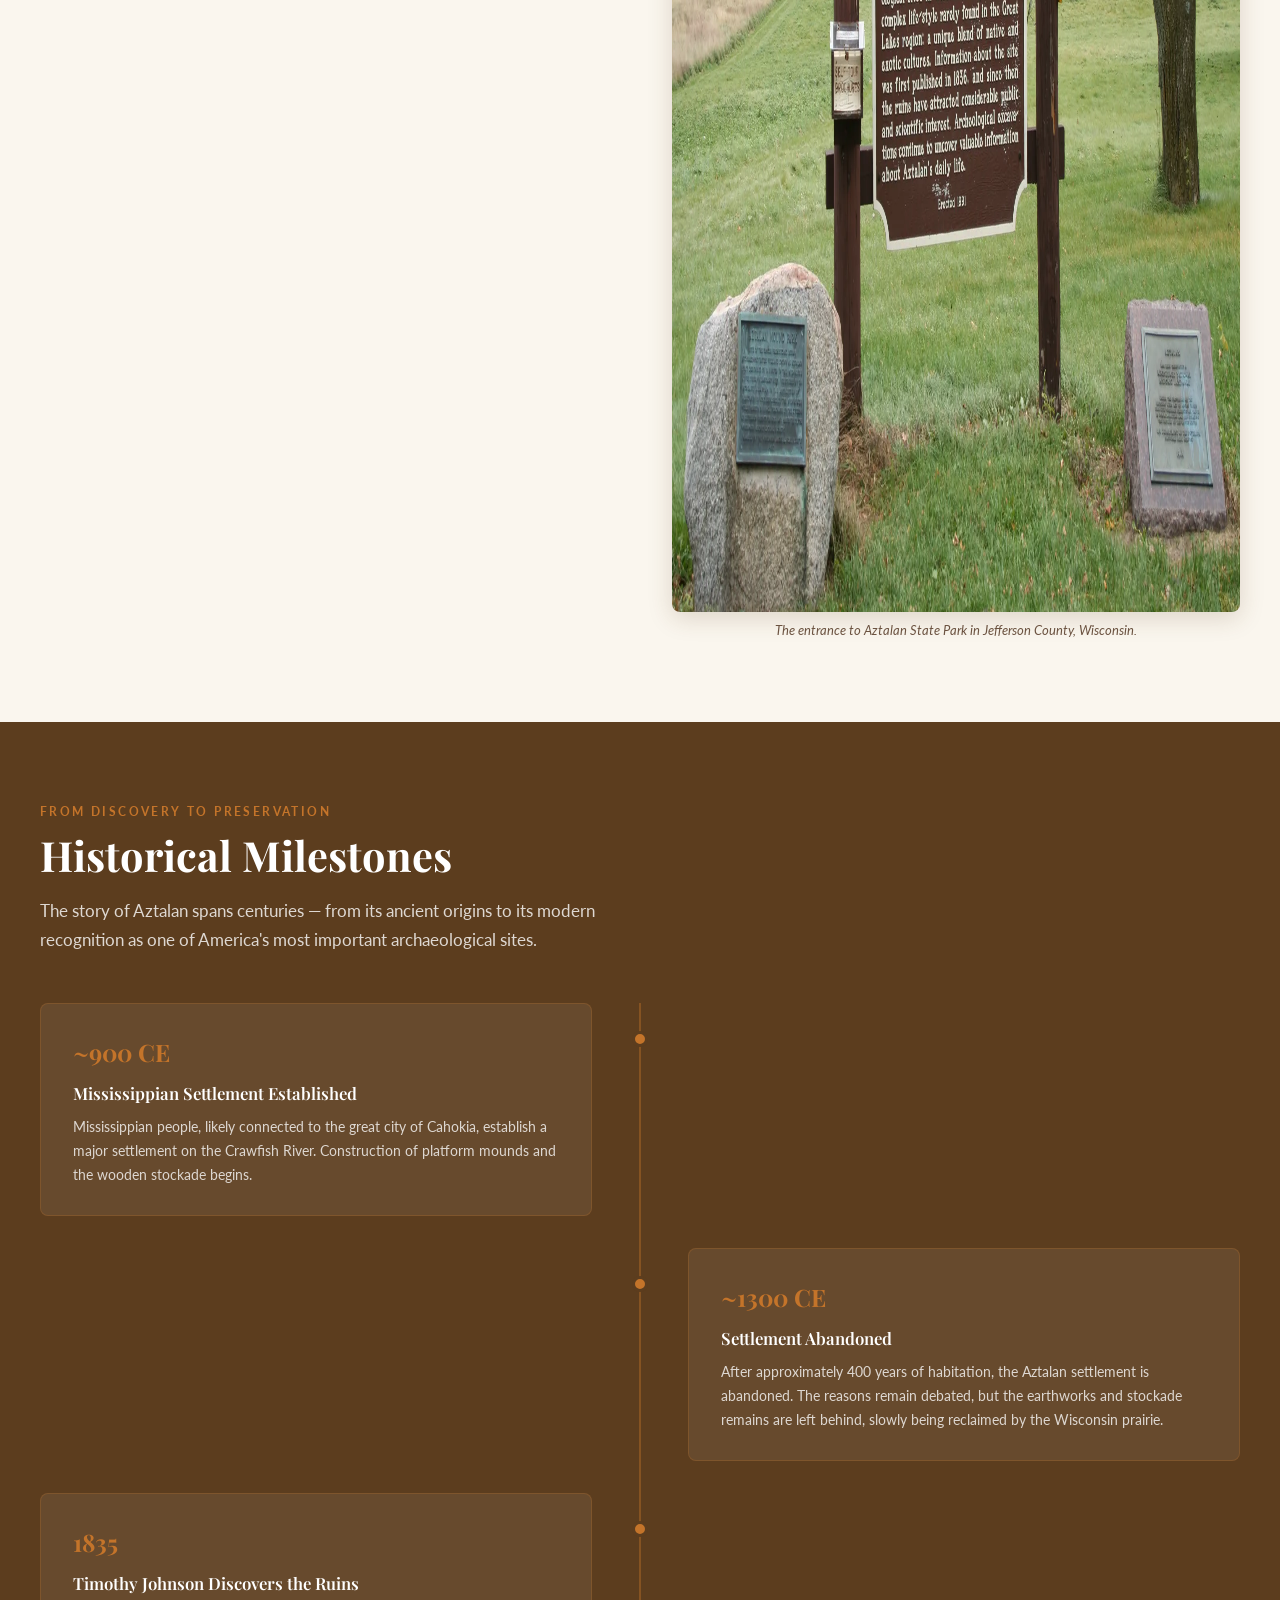
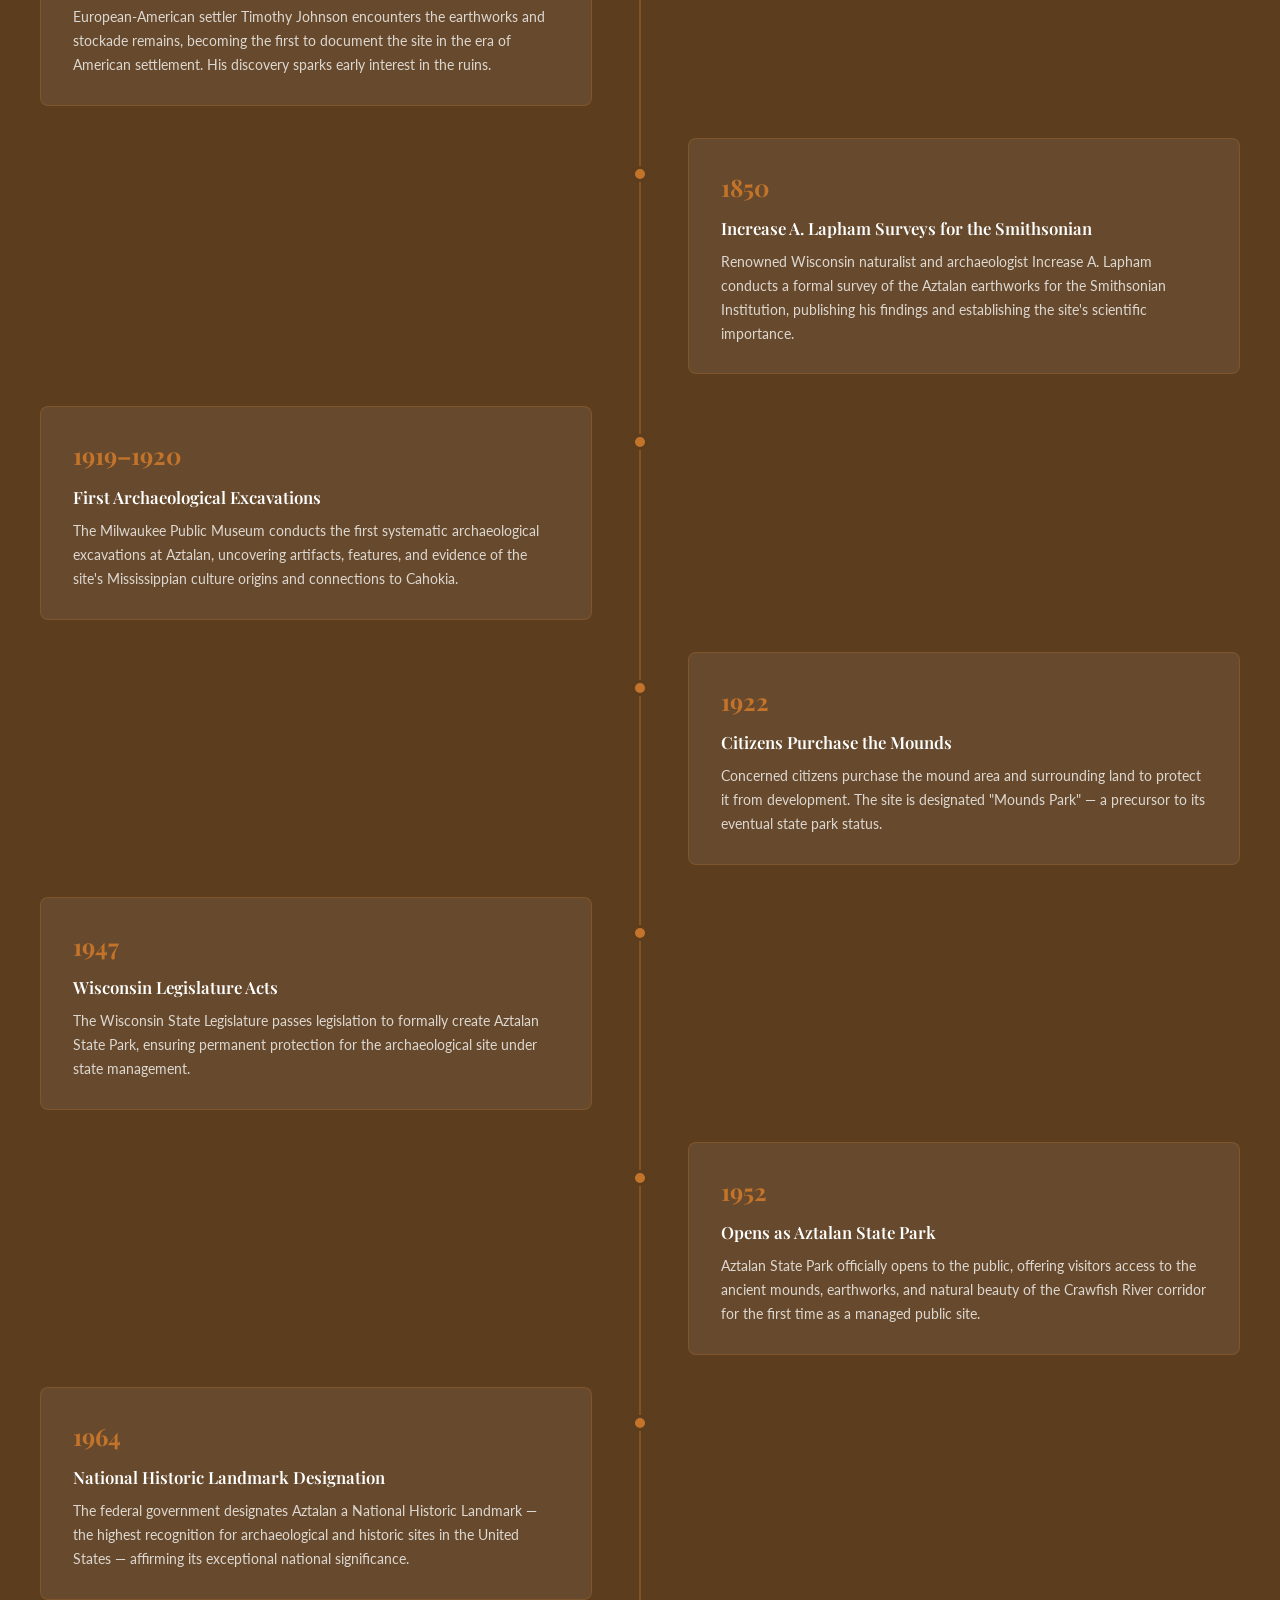
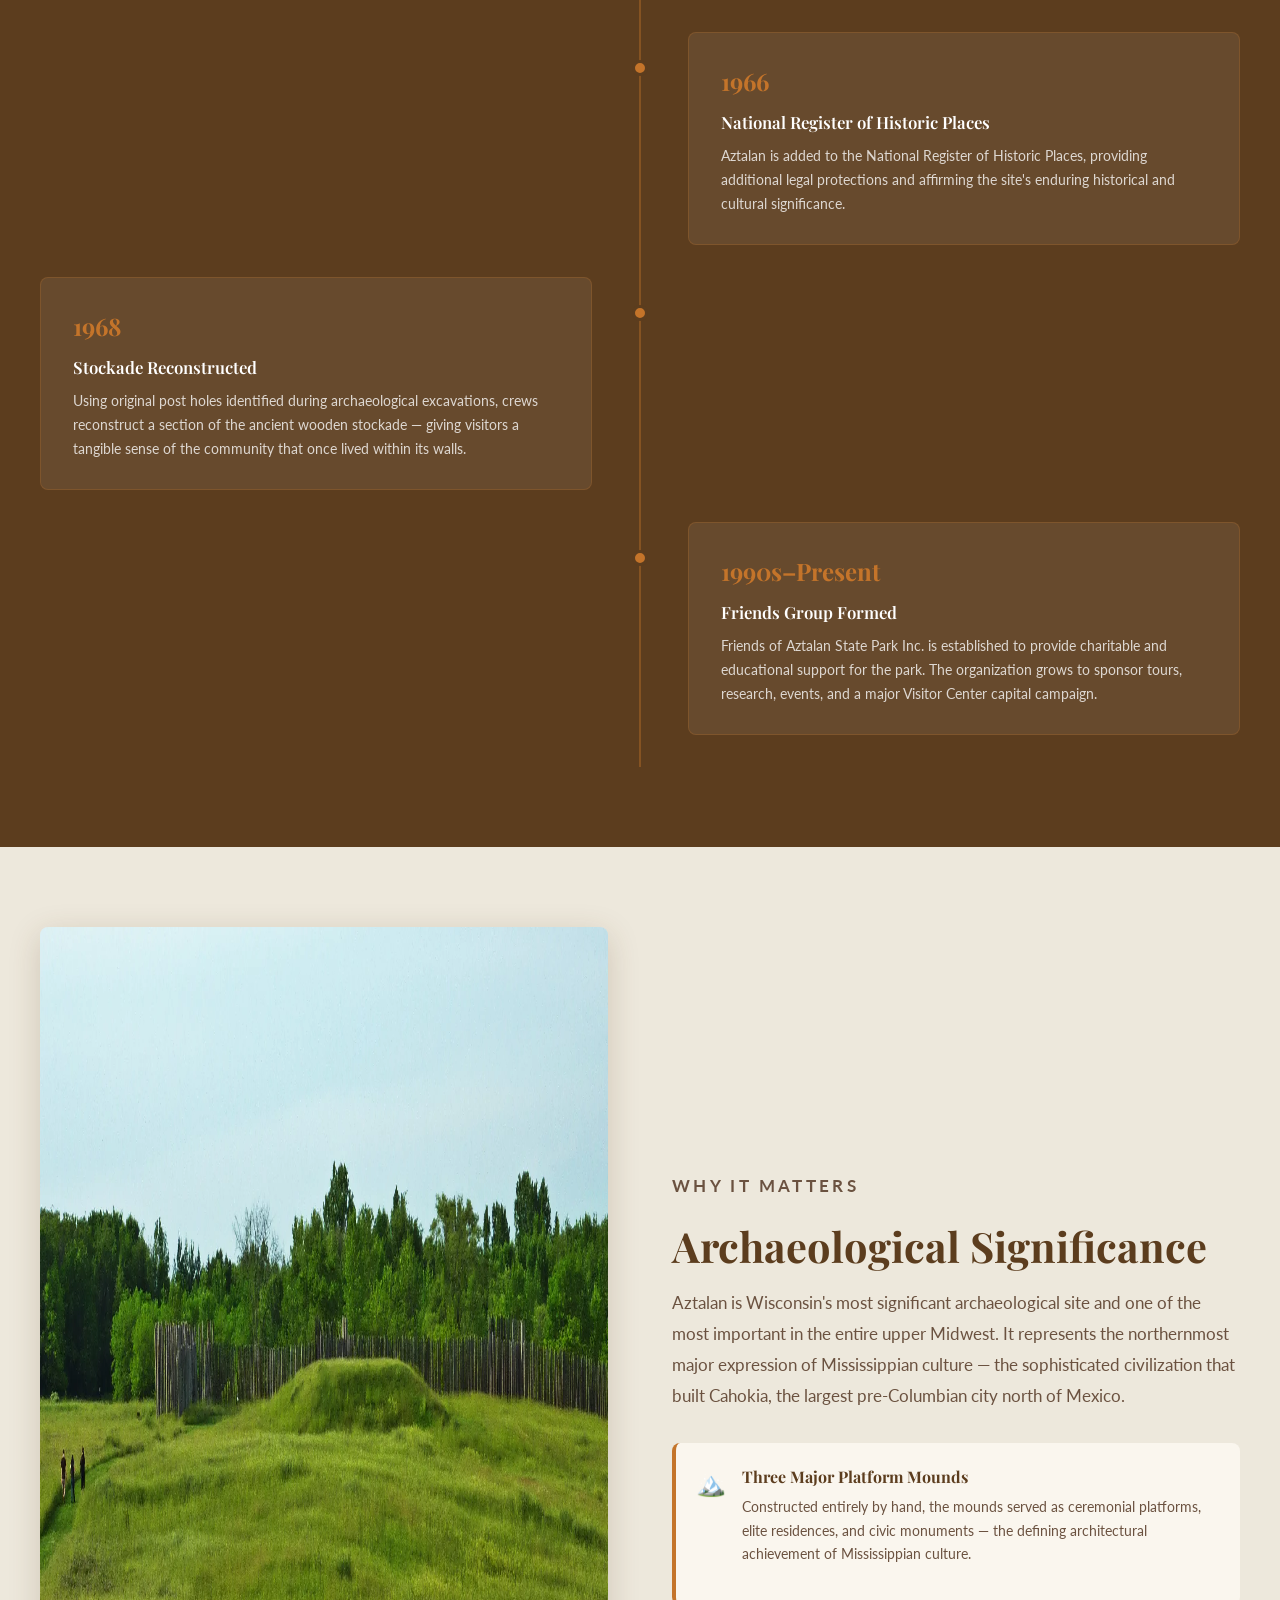
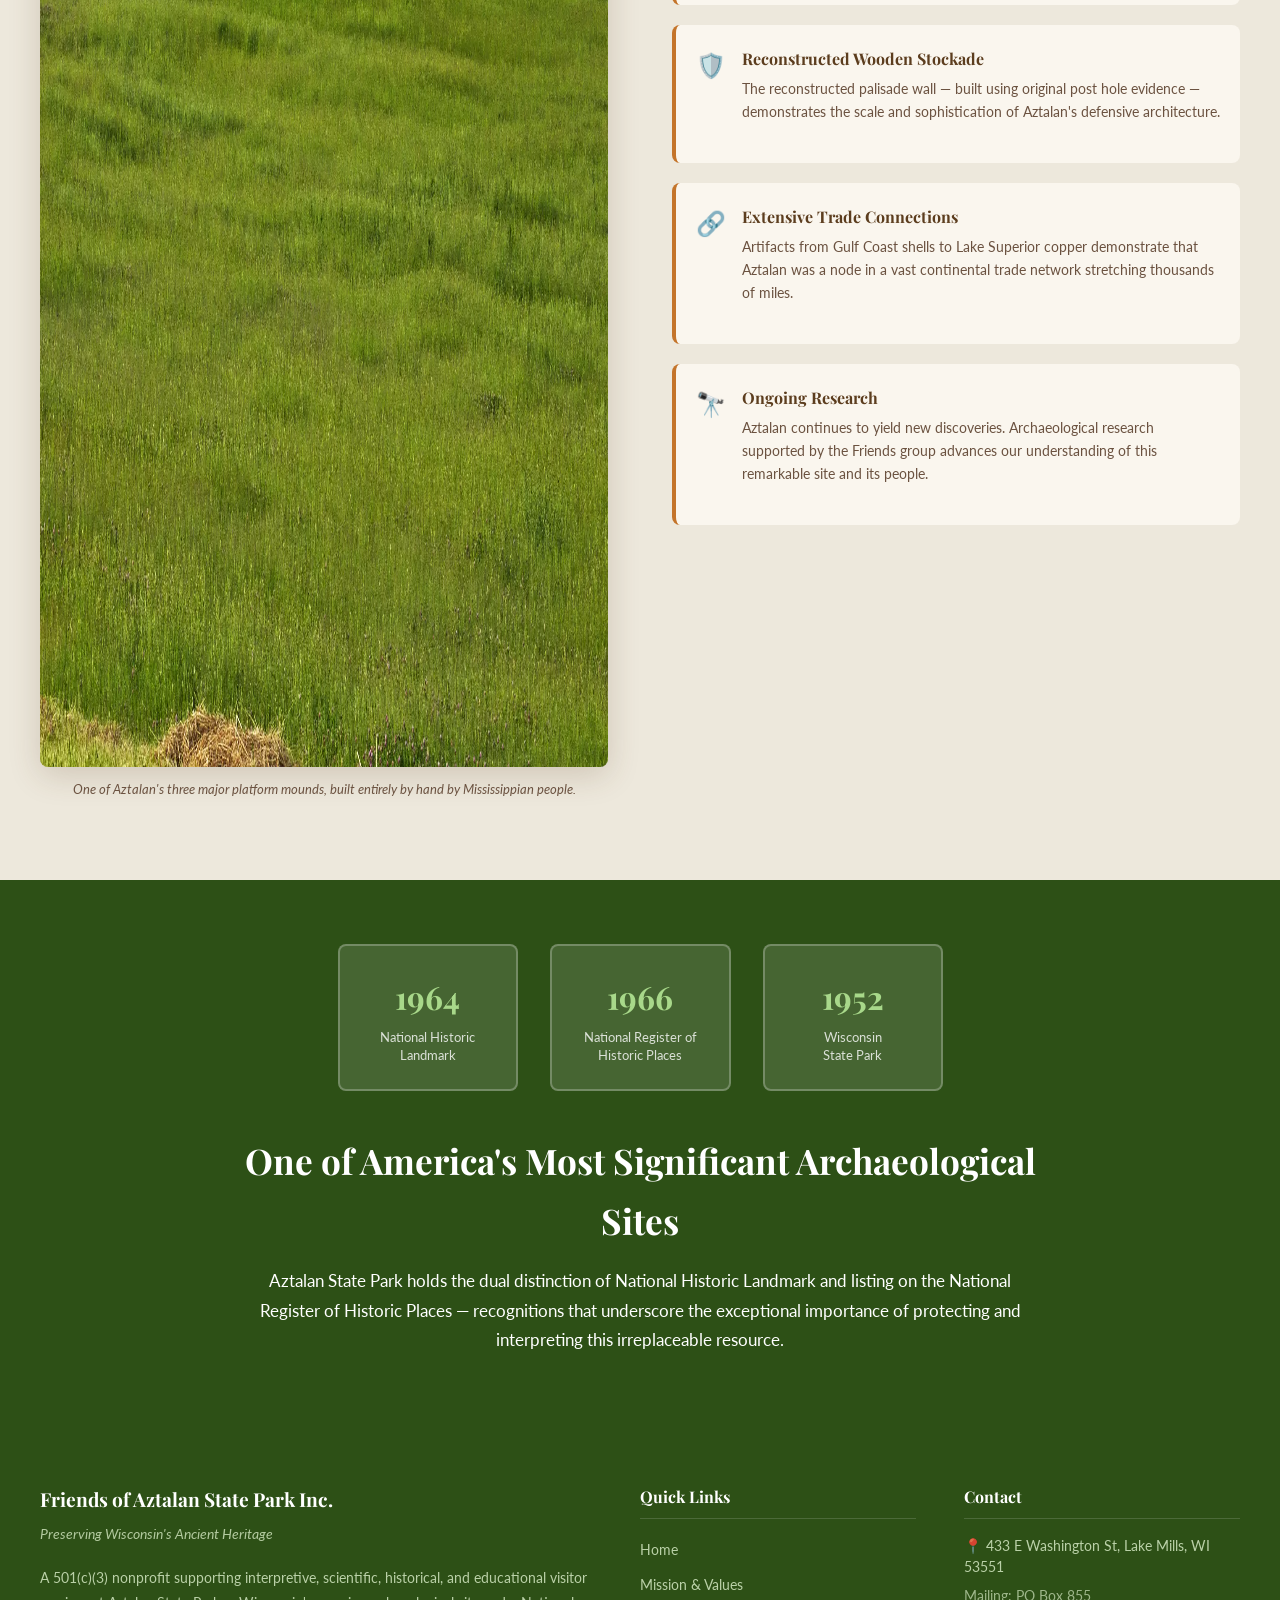
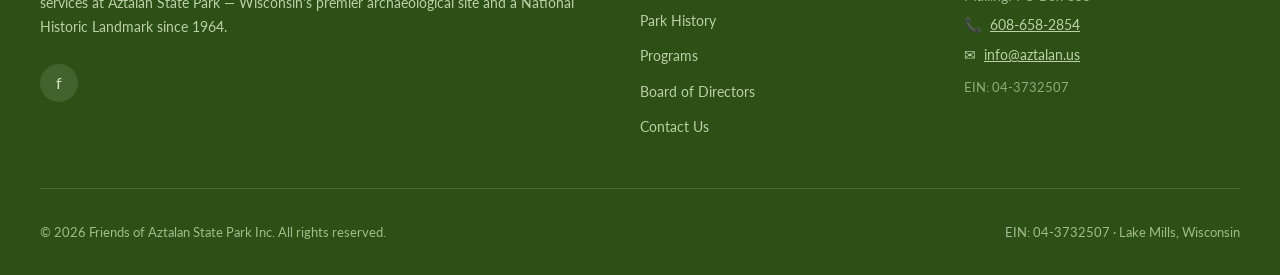
<file: history.html>
<!DOCTYPE html>
<html lang="en">
<head>
  <meta charset="UTF-8">
  <meta name="viewport" content="width=device-width, initial-scale=1.0">
  <link rel="icon" type="image/svg+xml" href="assets/images/aztalan-logo.svg">
  <link rel="preload" as="image" href="assets/images/Aztalan_State_Park_Entrance_Sign.webp" type="image/webp" fetchpriority="high">
  <title>Park History — Friends of Aztalan State Park Inc.</title>
  <meta name="description" content="Explore the history of Aztalan State Park — from the ancient Mississippian settlement to its designation as a National Historic Landmark. Timeline, archaeology, and more.">
  <link rel="preconnect" href="https://fonts.googleapis.com">
  <link rel="preconnect" href="https://fonts.gstatic.com" crossorigin>
  <link href="https://fonts.googleapis.com/css2?family=Playfair+Display:ital,wght@0,400;0,600;0,700;0,900;1,400;1,600&family=Lato:wght@300;400;700&display=swap" rel="stylesheet">
  <link rel="stylesheet" href="assets/enhancements.css">
  <style>
    :root {
      --color-primary: #5C3D1E;
      --color-secondary: #2D5016;
      --color-accent: #C4742A;
      --color-bg: #FAF6EE;
      --color-bg-alt: #EDE8DC;
      --color-text: #2C1A0E;
      --color-text-light: #6B5240;
      --color-top-bar: #2C1A0E;
      --color-top-bar-text: #E8D5B0;
      --color-nav: #5C3D1E;
      --color-nav-text: #FAF6EE;
      --color-footer: #2D5016;
      --color-footer-text: #D4E8C2;
    }
    *, *::before, *::after { box-sizing: border-box; margin: 0; padding: 0; }
    html { scroll-behavior: smooth; }
    body { font-family: 'Lato', sans-serif; background: var(--color-bg); color: var(--color-text); line-height: 1.7; }

    .top-bar { background: var(--color-top-bar); color: var(--color-top-bar-text); font-size: 0.825rem; letter-spacing: 0.03em; padding: 0.45rem 1.5rem; display: flex; justify-content: center; align-items: center; gap: 2rem; flex-wrap: wrap; }
    .top-bar a { color: var(--color-top-bar-text); text-decoration: none; transition: color 0.2s; }
    .top-bar a:hover { color: var(--color-accent); }
    .top-bar-divider { color: #6B5240; }
    .nav-wrapper { position: sticky; top: 0; z-index: 1000; background: var(--color-nav); box-shadow: 0 2px 12px rgba(0,0,0,0.25); }
    nav { max-width: 1200px; margin: 0 auto; padding: 0 1.5rem; display: flex; align-items: center; justify-content: space-between; min-height: 64px; }
    .nav-brand { display: flex; align-items: center; gap: 0.75rem; text-decoration: none; color: var(--color-nav-text); }
    .nav-logo {
      width: 50px;
      height: 50px;
      display: block;
      flex-shrink: 0;
      object-fit: contain;
      filter: drop-shadow(0 3px 8px rgba(0, 0, 0, 0.35));
      transition: transform 0.25s ease, filter 0.25s ease;
    }
    .nav-brand:hover .nav-logo {
      transform: translateY(-1px) scale(1.04);
      filter: drop-shadow(0 5px 12px rgba(0, 0, 0, 0.45));
    }
    .nav-brand-text { font-family: 'Playfair Display', serif; font-size: 1rem; font-weight: 600; line-height: 1.25; color: var(--color-nav-text); }
    .nav-brand-text span { display: block; font-size: 0.7rem; font-family: 'Lato', sans-serif; font-weight: 300; letter-spacing: 0.08em; text-transform: uppercase; opacity: 0.8; }
    .nav-links { display: flex; list-style: none; gap: 0.25rem; align-items: center; }
    .nav-links a { color: var(--color-nav-text); text-decoration: none; font-size: 0.9rem; font-weight: 700; letter-spacing: 0.04em; text-transform: uppercase; padding: 0.5rem 0.75rem; border-radius: 4px; transition: background 0.2s, color 0.2s; }
    .nav-links a:hover, .nav-links a.active { background: var(--color-accent); color: #fff; }
    .hamburger { display: none; flex-direction: column; gap: 5px; cursor: pointer; padding: 8px; background: none; border: none; }
    .hamburger span { display: block; width: 26px; height: 2px; background: var(--color-nav-text); border-radius: 2px; transition: all 0.3s; }
    .hamburger.open span:nth-child(1) { transform: translateY(7px) rotate(45deg); }
    .hamburger.open span:nth-child(2) { opacity: 0; }
    .hamburger.open span:nth-child(3) { transform: translateY(-7px) rotate(-45deg); }

    /* PAGE HERO */
    .page-hero { position: relative; background: var(--color-primary); color: #fff; padding: 6rem 1.5rem; overflow: hidden; }
    .page-hero-bg { position: absolute; inset: 0; background-image: url('assets/images/Aztalan_State_Park_Entrance_Sign.webp'); background-size: cover; background-position: center; opacity: 0.2; }
    .page-hero-content { position: relative; max-width: 800px; margin: 0 auto; text-align: center; }
    .page-hero-label { font-size: 0.75rem; font-weight: 700; letter-spacing: 0.22em; text-transform: uppercase; color: var(--color-accent); margin-bottom: 1rem; display: block; }
    .page-hero h1 { font-family: 'Playfair Display', serif; font-size: clamp(2.2rem, 5vw, 3.5rem); font-weight: 900; line-height: 1.15; margin-bottom: 1.25rem; }
    .page-hero p { font-size: 1.15rem; opacity: 0.88; line-height: 1.75; font-weight: 300; }

    section { padding: 5rem 1.5rem; }
    .container { max-width: 1200px; margin: 0 auto; }
    .section-label { font-size: 0.75rem; font-weight: 700; letter-spacing: 0.2em; text-transform: uppercase; color: var(--color-accent); margin-bottom: 0.5rem; }
    .section-title { font-family: 'Playfair Display', serif; font-size: clamp(1.8rem, 4vw, 2.6rem); font-weight: 700; color: var(--color-primary); line-height: 1.2; margin-bottom: 1rem; }

    /* FOUNDING STORY */
    .story-grid { display: grid; grid-template-columns: 1fr 1fr; gap: 4rem; align-items: start; }
    .story-text p { font-size: 1.05rem; color: var(--color-text-light); line-height: 1.85; margin-bottom: 1.25rem; }
    .story-text p:last-child { margin-bottom: 0; }
    .story-images { display: flex; flex-direction: column; gap: 1.5rem; }
    .story-images img { width: 100%; border-radius: 8px; display: block; box-shadow: 0 6px 24px rgba(92,61,30,0.18); }
    .img-caption { font-size: 0.8rem; color: var(--color-text-light); font-style: italic; margin-top: 0.5rem; text-align: center; }

    /* TIMELINE */
    .timeline-section { background: var(--color-primary); color: #fff; }
    .timeline-section .section-label { color: var(--color-accent); }
    .timeline-section .section-title { color: #fff; }
    .timeline { position: relative; margin-top: 3rem; }
    .timeline::before { content: ''; position: absolute; left: 50%; top: 0; bottom: 0; width: 2px; background: rgba(196,116,42,0.4); transform: translateX(-50%); }
    .timeline-item { display: flex; gap: 0; margin-bottom: 0; position: relative; }
    .timeline-item:nth-child(odd) { flex-direction: row; }
    .timeline-item:nth-child(even) { flex-direction: row-reverse; }
    .timeline-content {
      width: calc(50% - 3rem);
      padding: 1.75rem 2rem;
      background: rgba(255,255,255,0.07);
      border: 1px solid rgba(196,116,42,0.25);
      border-radius: 8px;
      margin-bottom: 2rem;
      transition: background 0.3s;
    }
    .timeline-content:hover { background: rgba(255,255,255,0.12); }
    .timeline-item:nth-child(odd) .timeline-content { margin-right: 3rem; }
    .timeline-item:nth-child(even) .timeline-content { margin-left: 3rem; }
    .timeline-dot {
      position: absolute;
      left: 50%;
      transform: translateX(-50%);
      top: 1.75rem;
      width: 16px;
      height: 16px;
      background: var(--color-accent);
      border-radius: 50%;
      border: 3px solid var(--color-primary);
      z-index: 1;
      flex-shrink: 0;
    }
    .timeline-year {
      font-family: 'Playfair Display', serif;
      font-size: 1.5rem;
      font-weight: 700;
      color: var(--color-accent);
      display: block;
      margin-bottom: 0.4rem;
    }
    .timeline-title {
      font-family: 'Playfair Display', serif;
      font-size: 1.05rem;
      font-weight: 600;
      color: #fff;
      margin-bottom: 0.5rem;
    }
    .timeline-desc { font-size: 0.9rem; color: rgba(255,255,255,0.78); line-height: 1.65; }

    /* ARCHAEOLOGICAL SIGNIFICANCE */
    .arch-section { background: var(--color-bg-alt); }
    .arch-grid { display: grid; grid-template-columns: 1fr 1fr; gap: 4rem; align-items: center; }
    .arch-image img { width: 100%; border-radius: 8px; display: block; box-shadow: 0 8px 32px rgba(92,61,30,0.2); }
    .arch-text p { font-size: 1.05rem; color: var(--color-text-light); line-height: 1.85; margin-bottom: 1.25rem; }
    .arch-highlights { margin: 2rem 0; display: flex; flex-direction: column; gap: 1.25rem; }
    .arch-highlight { display: flex; gap: 1rem; align-items: flex-start; padding: 1.25rem; background: var(--color-bg); border-radius: 8px; border-left: 4px solid var(--color-accent); }
    .arch-highlight-icon { font-size: 1.5rem; flex-shrink: 0; }
    .arch-highlight-body h4 { font-family: 'Playfair Display', serif; font-size: 1rem; color: var(--color-primary); margin-bottom: 0.3rem; }
    .arch-highlight-body p { font-size: 0.9rem; color: var(--color-text-light); line-height: 1.6; }

    /* LANDMARK BAND */
    .landmark-band { background: var(--color-secondary); color: #fff; padding: 4rem 1.5rem; text-align: center; }
    .landmark-inner { max-width: 800px; margin: 0 auto; }
    .landmark-badges { display: flex; justify-content: center; gap: 2rem; flex-wrap: wrap; margin-bottom: 2.5rem; }
    .landmark-badge { background: rgba(255,255,255,0.12); border: 2px solid rgba(255,255,255,0.25); border-radius: 8px; padding: 1.5rem 2rem; text-align: center; min-width: 180px; }
    .landmark-badge-year { font-family: 'Playfair Display', serif; font-size: 2rem; font-weight: 700; color: #a8d88a; display: block; }
    .landmark-badge-label { font-size: 0.8rem; color: rgba(255,255,255,0.8); margin-top: 0.25rem; line-height: 1.4; }
    .landmark-inner h2 { font-family: 'Playfair Display', serif; font-size: clamp(1.5rem, 3vw, 2.2rem); font-weight: 700; margin-bottom: 1rem; }
    .landmark-inner p { font-size: 1.05rem; opacity: 0.88; line-height: 1.75; }

    /* FADE IN */
    .fade-in { opacity: 0; transform: translateY(30px); transition: opacity 0.7s ease, transform 0.7s ease; }
    .fade-in.visible { opacity: 1; transform: translateY(0); }
    .fade-in-delay-1 { transition-delay: 0.1s; }
    .fade-in-delay-2 { transition-delay: 0.2s; }
    .fade-in-delay-3 { transition-delay: 0.3s; }

    footer { background: var(--color-footer); color: var(--color-footer-text); padding: 4rem 1.5rem 2rem; }
    .footer-grid { max-width: 1200px; margin: 0 auto; display: grid; grid-template-columns: 2fr 1fr 1fr; gap: 3rem; margin-bottom: 3rem; }
    .footer-brand h3 { font-family: 'Playfair Display', serif; font-size: 1.2rem; color: #fff; margin-bottom: 0.5rem; }
    .footer-tagline { font-size: 0.85rem; font-style: italic; color: rgba(212,232,194,0.8); margin-bottom: 1.25rem; }
    .footer-desc { font-size: 0.9rem; color: rgba(212,232,194,0.85); line-height: 1.7; margin-bottom: 1.5rem; }
    .footer-social { display: flex; gap: 0.75rem; }
    .footer-social a { width: 38px; height: 38px; background: rgba(255,255,255,0.1); border-radius: 50%; display: flex; align-items: center; justify-content: center; color: var(--color-footer-text); text-decoration: none; font-size: 1rem; transition: background 0.2s, color 0.2s; }
    .footer-social a:hover { background: var(--color-accent); color: #fff; }
    .footer-col h4 { font-family: 'Playfair Display', serif; font-size: 1rem; color: #fff; margin-bottom: 1rem; padding-bottom: 0.5rem; border-bottom: 1px solid rgba(255,255,255,0.15); }
    .footer-links { list-style: none; display: flex; flex-direction: column; gap: 0.5rem; }
    .footer-links a { color: rgba(212,232,194,0.85); text-decoration: none; font-size: 0.9rem; transition: color 0.2s; }
    .footer-links a:hover { color: #fff; }
    .footer-contact-item { display: flex; align-items: flex-start; gap: 0.5rem; font-size: 0.9rem; color: rgba(212,232,194,0.85); margin-bottom: 0.5rem; line-height: 1.5; }
    .footer-bottom { max-width: 1200px; margin: 0 auto; padding-top: 2rem; border-top: 1px solid rgba(255,255,255,0.15); display: flex; justify-content: space-between; align-items: center; flex-wrap: wrap; gap: 1rem; font-size: 0.82rem; color: rgba(212,232,194,0.7); }

    @media (max-width: 900px) {
      .story-grid, .arch-grid { grid-template-columns: 1fr; }
      .timeline::before { left: 24px; }
      .timeline-item, .timeline-item:nth-child(even) { flex-direction: column; }
      .timeline-content { width: 100%; margin-left: 3.5rem !important; margin-right: 0 !important; }
      .timeline-dot { left: 24px; }
      .footer-grid { grid-template-columns: 1fr 1fr; }
      .footer-brand { grid-column: 1 / -1; }
    }
    @media (max-width: 700px) {
      .nav-links { display: none; flex-direction: column; position: absolute; top: 100%; left: 0; right: 0; background: var(--color-nav); padding: 1rem; gap: 0.25rem; box-shadow: 0 8px 24px rgba(0,0,0,0.3); }
      .nav-links.open { display: flex; }
      .hamburger { display: flex; }
      .footer-grid { grid-template-columns: 1fr; }
      .landmark-badges { flex-direction: column; align-items: center; }
    }
  </style>
</head>
<body>
  <a class="skip-link" href="#main-content">Skip to main content</a>

  <div class="top-bar">
    <a href="mailto:info@aztalan.us">✉ info@aztalan.us</a>
    <span class="top-bar-divider">|</span>
    <a href="https://aztalan.us">🌐 aztalan.us</a>
    <span class="top-bar-divider">|</span>
    <span>EIN: 04-3732507</span>
  </div>

  <div class="nav-wrapper">
    <nav>
      <a href="index.html" class="nav-brand">
        <img src="assets/images/aztalan-logo.svg" alt="Friends of Aztalan logo" class="nav-logo">
        <div class="nav-brand-text">
          Friends of Aztalan
          <span>State Park Inc.</span>
        </div>
      </a>
      <button class="hamburger" id="hamburger" aria-label="Toggle menu" aria-expanded="false" aria-controls="nav-links">
        <span></span><span></span><span></span>
      </button>
      <ul class="nav-links" id="nav-links">
        <li><a href="index.html">Home</a></li>
        <li><a href="mission.html">Mission</a></li>
        <li><a href="history.html" class="active" aria-current="page">History</a></li>
        <li><a href="projects.html">Programs</a></li>
        <li><a href="team.html">Team</a></li>
        <li><a href="contact.html">Contact</a></li>
      </ul>
    </nav>
  </div>

  <!-- PAGE HERO -->
  <div class="page-hero">
    <div class="page-hero-bg"></div>
    <div class="page-hero-content">
      <span class="page-hero-label">A Story 1,000 Years in the Making</span>
      <h1>The History of Aztalan</h1>
      <p>From a thriving Mississippian metropolis to a National Historic Landmark — the extraordinary story of one of North America's most significant archaeological sites.</p>
    </div>
  </div>

  <!-- FOUNDING STORY -->
  <section id="main-content" tabindex="-1">
    <div class="container">
      <div class="story-grid">
        <div class="story-text">
          <p class="section-label fade-in">The Ancient Settlement</p>
          <h2 class="section-title fade-in fade-in-delay-1">Where a Great Civilization<br>Once Flourished</h2>
          <p class="fade-in fade-in-delay-2">Around 900 CE, a group of Mississippian people — likely with origins near Cahokia, the great city near modern East St. Louis — established a thriving settlement on the banks of the Crawfish River in what is now Jefferson County, Wisconsin.</p>
          <p class="fade-in fade-in-delay-2">This settlement, which we now call Aztalan, was no ordinary village. It was a planned community covering what would become 172 acres, enclosed by a massive wooden stockade with regularly spaced bastions. Within its walls, residents built three major platform mounds — earthen monuments constructed by hand over many generations, serving as ceremonial centers, elite residences, and expressions of political and religious power.</p>
          <p class="fade-in fade-in-delay-2">The people of Aztalan were part of an expansive trade network that reached from the Great Lakes region to the Gulf Coast. Copper from Lake Superior, marine shells from the Gulf, and exotic goods from hundreds of miles away have been found in archaeological excavations here — testament to the far-reaching connections of this northern Mississippian outpost.</p>
          <p class="fade-in fade-in-delay-2">The settlement flourished for approximately 400 years before being abandoned around 1300 CE. The reasons for the abandonment remain a subject of ongoing scholarly debate — climate change, conflict, resource depletion, and changing political dynamics within the broader Mississippian world have all been proposed.</p>
        </div>
        <div class="story-images fade-in fade-in-delay-2">
          <div>
            <img src="assets/images/Ancient_Aztalan_Village_DSC_0_109.webp" alt="Reconstructed ancient Aztalan village area" loading="lazy" decoding="async" width="1285" height="1920">
            <p class="img-caption">The reconstructed area of the ancient Aztalan settlement, showing the scale of this remarkable site.</p>
          </div>
          <div>
            <img src="assets/images/Aztalan_State_Park_Entrance_Sign.webp" alt="Aztalan State Park entrance sign" loading="lazy" decoding="async" width="1920" height="1280">
            <p class="img-caption">The entrance to Aztalan State Park in Jefferson County, Wisconsin.</p>
          </div>
        </div>
      </div>
    </div>
  </section>

  <!-- TIMELINE -->
  <section class="timeline-section">
    <div class="container">
      <p class="section-label fade-in">From Discovery to Preservation</p>
      <h2 class="section-title fade-in fade-in-delay-1">Historical Milestones</h2>
      <p style="color:rgba(255,255,255,0.8); font-size:1.05rem; max-width:640px; line-height:1.75; margin-bottom:3rem;" class="fade-in fade-in-delay-2">The story of Aztalan spans centuries — from its ancient origins to its modern recognition as one of America's most important archaeological sites.</p>

      <div class="timeline">
        <div class="timeline-item fade-in">
          <div class="timeline-content">
            <span class="timeline-year">~900 CE</span>
            <h3 class="timeline-title">Mississippian Settlement Established</h3>
            <p class="timeline-desc">Mississippian people, likely connected to the great city of Cahokia, establish a major settlement on the Crawfish River. Construction of platform mounds and the wooden stockade begins.</p>
          </div>
          <div class="timeline-dot"></div>
        </div>
        <div class="timeline-item fade-in fade-in-delay-1">
          <div class="timeline-content">
            <span class="timeline-year">~1300 CE</span>
            <h3 class="timeline-title">Settlement Abandoned</h3>
            <p class="timeline-desc">After approximately 400 years of habitation, the Aztalan settlement is abandoned. The reasons remain debated, but the earthworks and stockade remains are left behind, slowly being reclaimed by the Wisconsin prairie.</p>
          </div>
          <div class="timeline-dot"></div>
        </div>
        <div class="timeline-item fade-in">
          <div class="timeline-content">
            <span class="timeline-year">1835</span>
            <h3 class="timeline-title">Timothy Johnson Discovers the Ruins</h3>
            <p class="timeline-desc">European-American settler Timothy Johnson encounters the earthworks and stockade remains, becoming the first to document the site in the era of American settlement. His discovery sparks early interest in the ruins.</p>
          </div>
          <div class="timeline-dot"></div>
        </div>
        <div class="timeline-item fade-in fade-in-delay-1">
          <div class="timeline-content">
            <span class="timeline-year">1850</span>
            <h3 class="timeline-title">Increase A. Lapham Surveys for the Smithsonian</h3>
            <p class="timeline-desc">Renowned Wisconsin naturalist and archaeologist Increase A. Lapham conducts a formal survey of the Aztalan earthworks for the Smithsonian Institution, publishing his findings and establishing the site's scientific importance.</p>
          </div>
          <div class="timeline-dot"></div>
        </div>
        <div class="timeline-item fade-in">
          <div class="timeline-content">
            <span class="timeline-year">1919–1920</span>
            <h3 class="timeline-title">First Archaeological Excavations</h3>
            <p class="timeline-desc">The Milwaukee Public Museum conducts the first systematic archaeological excavations at Aztalan, uncovering artifacts, features, and evidence of the site's Mississippian culture origins and connections to Cahokia.</p>
          </div>
          <div class="timeline-dot"></div>
        </div>
        <div class="timeline-item fade-in fade-in-delay-1">
          <div class="timeline-content">
            <span class="timeline-year">1922</span>
            <h3 class="timeline-title">Citizens Purchase the Mounds</h3>
            <p class="timeline-desc">Concerned citizens purchase the mound area and surrounding land to protect it from development. The site is designated "Mounds Park" — a precursor to its eventual state park status.</p>
          </div>
          <div class="timeline-dot"></div>
        </div>
        <div class="timeline-item fade-in">
          <div class="timeline-content">
            <span class="timeline-year">1947</span>
            <h3 class="timeline-title">Wisconsin Legislature Acts</h3>
            <p class="timeline-desc">The Wisconsin State Legislature passes legislation to formally create Aztalan State Park, ensuring permanent protection for the archaeological site under state management.</p>
          </div>
          <div class="timeline-dot"></div>
        </div>
        <div class="timeline-item fade-in fade-in-delay-1">
          <div class="timeline-content">
            <span class="timeline-year">1952</span>
            <h3 class="timeline-title">Opens as Aztalan State Park</h3>
            <p class="timeline-desc">Aztalan State Park officially opens to the public, offering visitors access to the ancient mounds, earthworks, and natural beauty of the Crawfish River corridor for the first time as a managed public site.</p>
          </div>
          <div class="timeline-dot"></div>
        </div>
        <div class="timeline-item fade-in">
          <div class="timeline-content">
            <span class="timeline-year">1964</span>
            <h3 class="timeline-title">National Historic Landmark Designation</h3>
            <p class="timeline-desc">The federal government designates Aztalan a National Historic Landmark — the highest recognition for archaeological and historic sites in the United States — affirming its exceptional national significance.</p>
          </div>
          <div class="timeline-dot"></div>
        </div>
        <div class="timeline-item fade-in fade-in-delay-1">
          <div class="timeline-content">
            <span class="timeline-year">1966</span>
            <h3 class="timeline-title">National Register of Historic Places</h3>
            <p class="timeline-desc">Aztalan is added to the National Register of Historic Places, providing additional legal protections and affirming the site's enduring historical and cultural significance.</p>
          </div>
          <div class="timeline-dot"></div>
        </div>
        <div class="timeline-item fade-in">
          <div class="timeline-content">
            <span class="timeline-year">1968</span>
            <h3 class="timeline-title">Stockade Reconstructed</h3>
            <p class="timeline-desc">Using original post holes identified during archaeological excavations, crews reconstruct a section of the ancient wooden stockade — giving visitors a tangible sense of the community that once lived within its walls.</p>
          </div>
          <div class="timeline-dot"></div>
        </div>
        <div class="timeline-item fade-in fade-in-delay-1">
          <div class="timeline-content">
            <span class="timeline-year">1990s–Present</span>
            <h3 class="timeline-title">Friends Group Formed</h3>
            <p class="timeline-desc">Friends of Aztalan State Park Inc. is established to provide charitable and educational support for the park. The organization grows to sponsor tours, research, events, and a major Visitor Center capital campaign.</p>
          </div>
          <div class="timeline-dot"></div>
        </div>
      </div>
    </div>
  </section>

  <!-- ARCHAEOLOGICAL SIGNIFICANCE -->
  <section class="arch-section">
    <div class="container">
      <div class="arch-grid">
        <div class="arch-image fade-in">
          <img src="assets/images/Aztalan_platform_mound.webp" alt="Platform mound at Aztalan State Park" loading="lazy" decoding="async" width="1920" height="1440">
          <p class="img-caption" style="margin-top:0.75rem;">One of Aztalan's three major platform mounds, built entirely by hand by Mississippian people.</p>
        </div>
        <div class="arch-text">
          <p class="section-label fade-in">Why It Matters</p>
          <h2 class="section-title fade-in fade-in-delay-1">Archaeological Significance</h2>
          <p class="fade-in fade-in-delay-2">Aztalan is Wisconsin's most significant archaeological site and one of the most important in the entire upper Midwest. It represents the northernmost major expression of Mississippian culture — the sophisticated civilization that built Cahokia, the largest pre-Columbian city north of Mexico.</p>
          <div class="arch-highlights fade-in fade-in-delay-2">
            <div class="arch-highlight">
              <div class="arch-highlight-icon">🏔️</div>
              <div class="arch-highlight-body">
                <h4>Three Major Platform Mounds</h4>
                <p>Constructed entirely by hand, the mounds served as ceremonial platforms, elite residences, and civic monuments — the defining architectural achievement of Mississippian culture.</p>
              </div>
            </div>
            <div class="arch-highlight">
              <div class="arch-highlight-icon">🛡️</div>
              <div class="arch-highlight-body">
                <h4>Reconstructed Wooden Stockade</h4>
                <p>The reconstructed palisade wall — built using original post hole evidence — demonstrates the scale and sophistication of Aztalan's defensive architecture.</p>
              </div>
            </div>
            <div class="arch-highlight">
              <div class="arch-highlight-icon">🔗</div>
              <div class="arch-highlight-body">
                <h4>Extensive Trade Connections</h4>
                <p>Artifacts from Gulf Coast shells to Lake Superior copper demonstrate that Aztalan was a node in a vast continental trade network stretching thousands of miles.</p>
              </div>
            </div>
            <div class="arch-highlight">
              <div class="arch-highlight-icon">🔭</div>
              <div class="arch-highlight-body">
                <h4>Ongoing Research</h4>
                <p>Aztalan continues to yield new discoveries. Archaeological research supported by the Friends group advances our understanding of this remarkable site and its people.</p>
              </div>
            </div>
          </div>
        </div>
      </div>
    </div>
  </section>

  <!-- LANDMARK BAND -->
  <div class="landmark-band">
    <div class="landmark-inner">
      <div class="landmark-badges fade-in">
        <div class="landmark-badge">
          <span class="landmark-badge-year">1964</span>
          <div class="landmark-badge-label">National Historic<br>Landmark</div>
        </div>
        <div class="landmark-badge">
          <span class="landmark-badge-year">1966</span>
          <div class="landmark-badge-label">National Register of<br>Historic Places</div>
        </div>
        <div class="landmark-badge">
          <span class="landmark-badge-year">1952</span>
          <div class="landmark-badge-label">Wisconsin<br>State Park</div>
        </div>
      </div>
      <h2 class="fade-in fade-in-delay-1">One of America's Most Significant Archaeological Sites</h2>
      <p class="fade-in fade-in-delay-2">Aztalan State Park holds the dual distinction of National Historic Landmark and listing on the National Register of Historic Places — recognitions that underscore the exceptional importance of protecting and interpreting this irreplaceable resource.</p>
    </div>
  </div>

  <footer>
    <div class="footer-grid">
      <div class="footer-brand">
        <h3>Friends of Aztalan State Park Inc.</h3>
        <p class="footer-tagline">Preserving Wisconsin's Ancient Heritage</p>
        <p class="footer-desc">A 501(c)(3) nonprofit supporting interpretive, scientific, historical, and educational visitor services at Aztalan State Park — Wisconsin's premier archaeological site and a National Historic Landmark since 1964.</p>
        <div class="footer-social">
          <a href="https://www.facebook.com/groups/661766400660116/" target="_blank" rel="noopener noreferrer" aria-label="Facebook Group">f</a>
        </div>
      </div>
      <div class="footer-col">
        <h4>Quick Links</h4>
        <ul class="footer-links">
          <li><a href="index.html">Home</a></li>
          <li><a href="mission.html">Mission &amp; Values</a></li>
          <li><a href="history.html">Park History</a></li>
          <li><a href="projects.html">Programs</a></li>
          <li><a href="team.html">Board of Directors</a></li>
          <li><a href="contact.html">Contact Us</a></li>
        </ul>
      </div>
      <div class="footer-col">
        <h4>Contact</h4>
        <div class="footer-contact-item">📍 433 E Washington St, Lake Mills, WI 53551</div>
        <div class="footer-contact-item" style="font-size:0.85rem; opacity:0.8;">Mailing: PO Box 855</div>
        <div class="footer-contact-item">📞 <a href="tel:6086582854" style="color:inherit;">608-658-2854</a></div>
        <div class="footer-contact-item">✉ <a href="mailto:info@aztalan.us" style="color:inherit;">info@aztalan.us</a></div>
        <div class="footer-contact-item" style="margin-top:0.75rem; font-size:0.8rem; opacity:0.7;">EIN: 04-3732507</div>
      </div>
    </div>
    <div class="footer-bottom">
      <span>© <span data-current-year>2026</span> Friends of Aztalan State Park Inc. All rights reserved.</span>
      <span>EIN: 04-3732507 · Lake Mills, Wisconsin</span>
    </div>
  </footer>

  <script>
    const hamburger = document.getElementById('hamburger');
    const navLinks = document.getElementById('nav-links');
    hamburger.addEventListener('click', () => {
      const open = navLinks.classList.toggle('open');
      hamburger.classList.toggle('open', open);
      hamburger.setAttribute('aria-expanded', open);
    });
    navLinks.querySelectorAll('a').forEach(a => {
      a.addEventListener('click', () => {
        navLinks.classList.remove('open');
        hamburger.classList.remove('open');
        hamburger.setAttribute('aria-expanded', false);
      });
    });
    const observer = new IntersectionObserver((entries) => {
      entries.forEach(entry => {
        if (entry.isIntersecting) { entry.target.classList.add('visible'); observer.unobserve(entry.target); }
      });
    }, { threshold: 0.1 });
    document.querySelectorAll('.fade-in').forEach(el => observer.observe(el));
  </script>
  <script src="assets/site.js"></script>
</body>
</html>
</file>
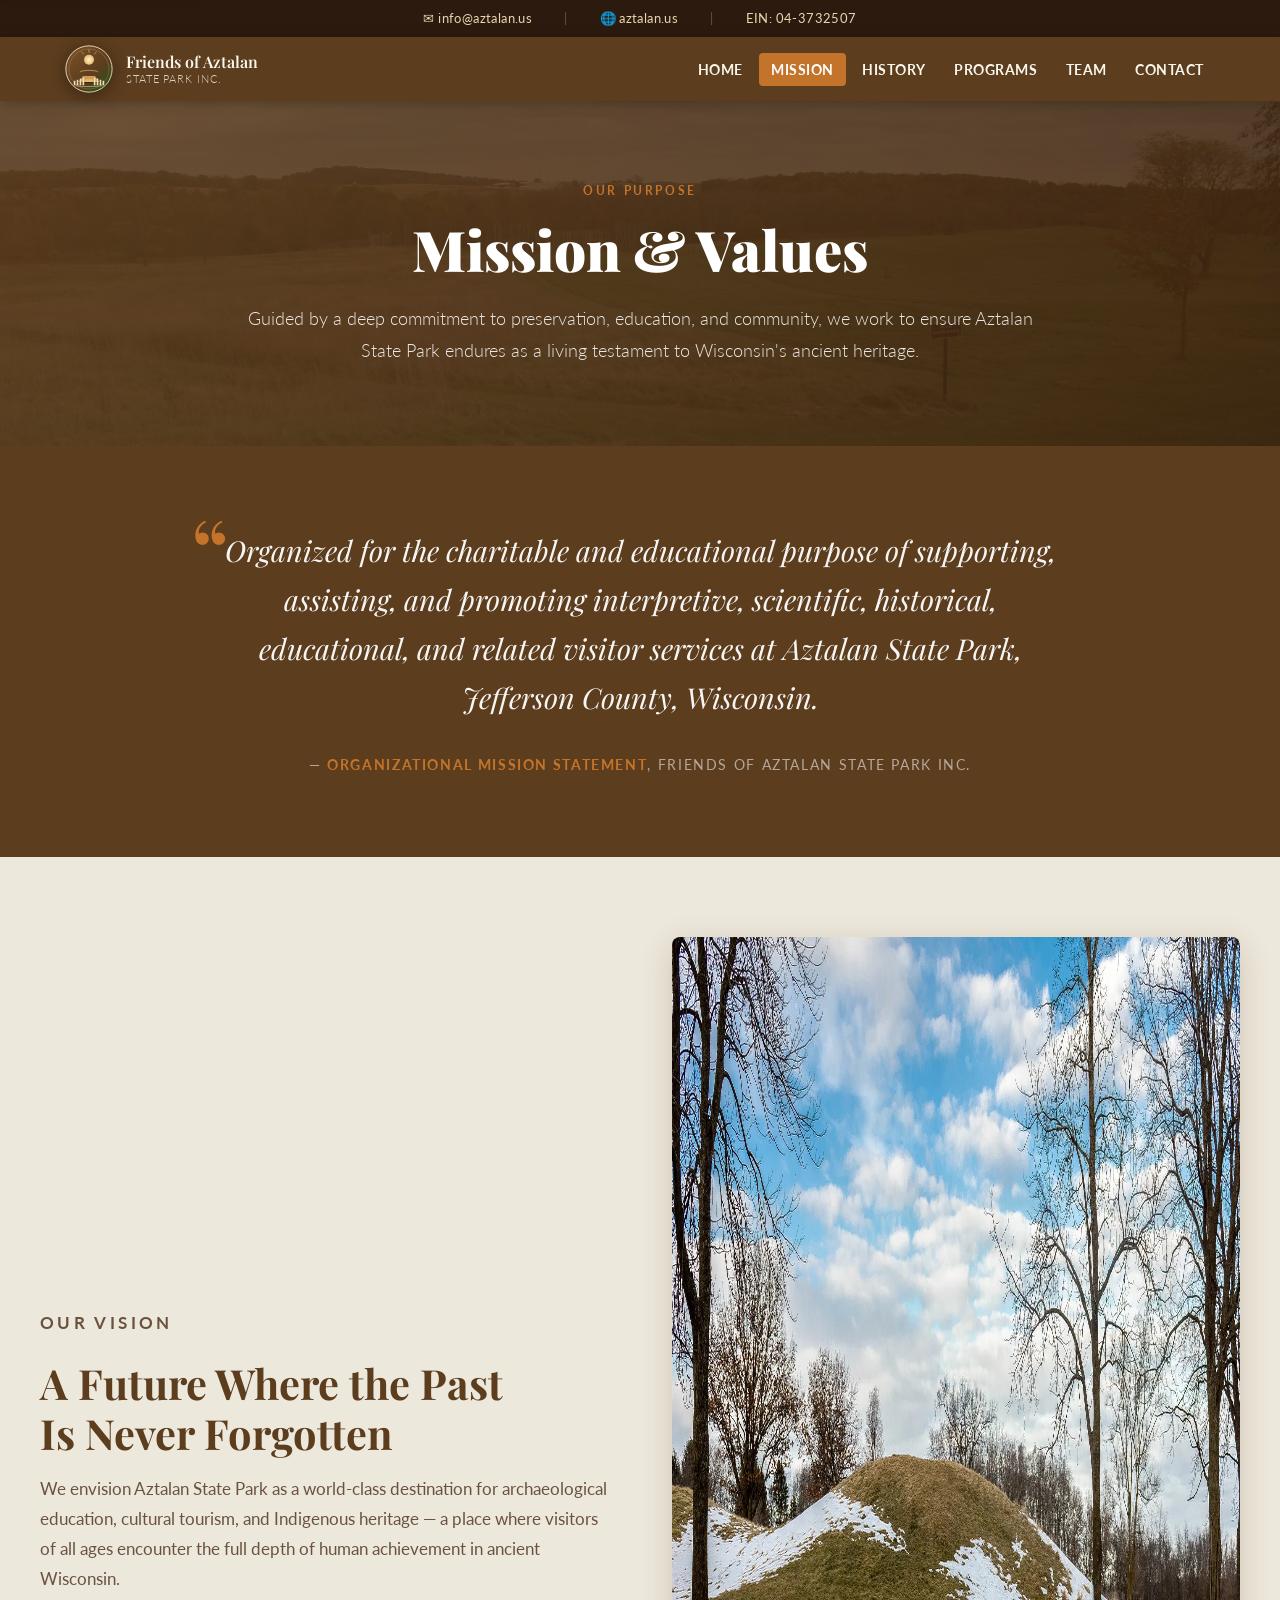
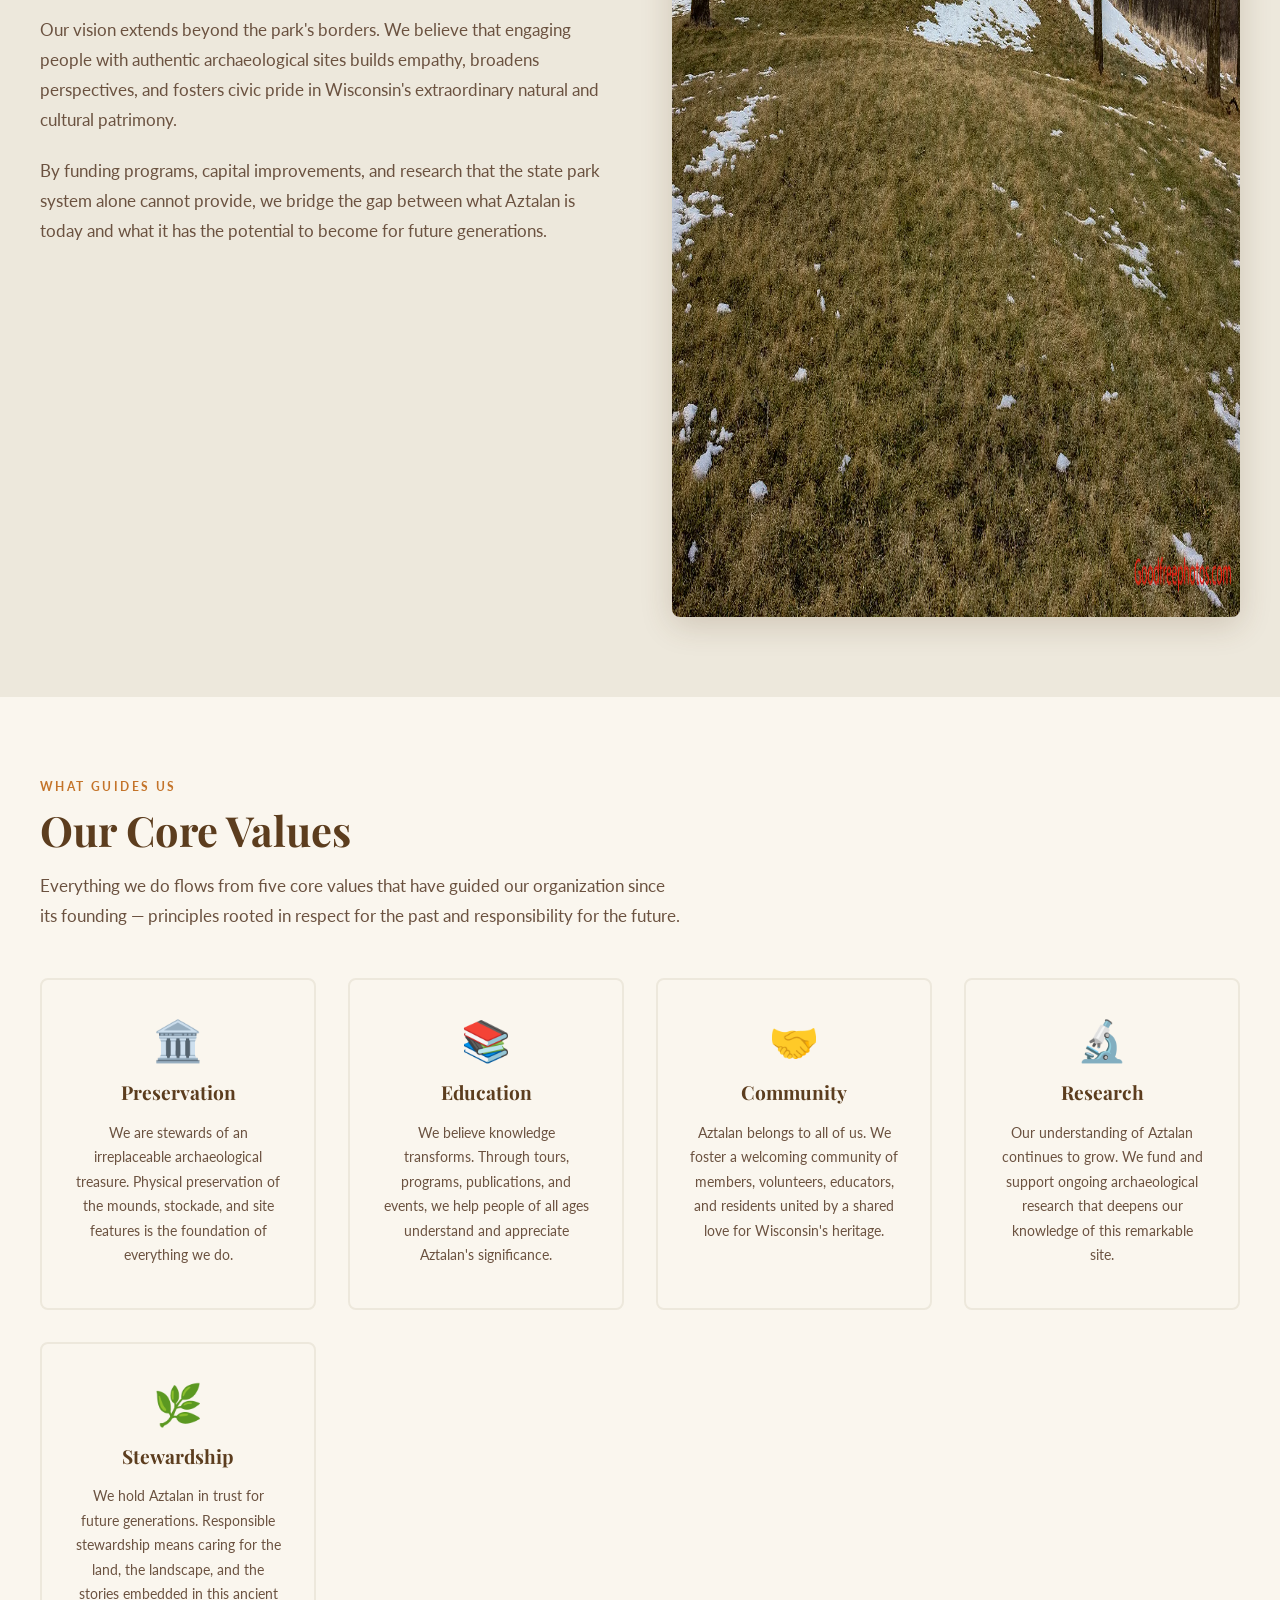
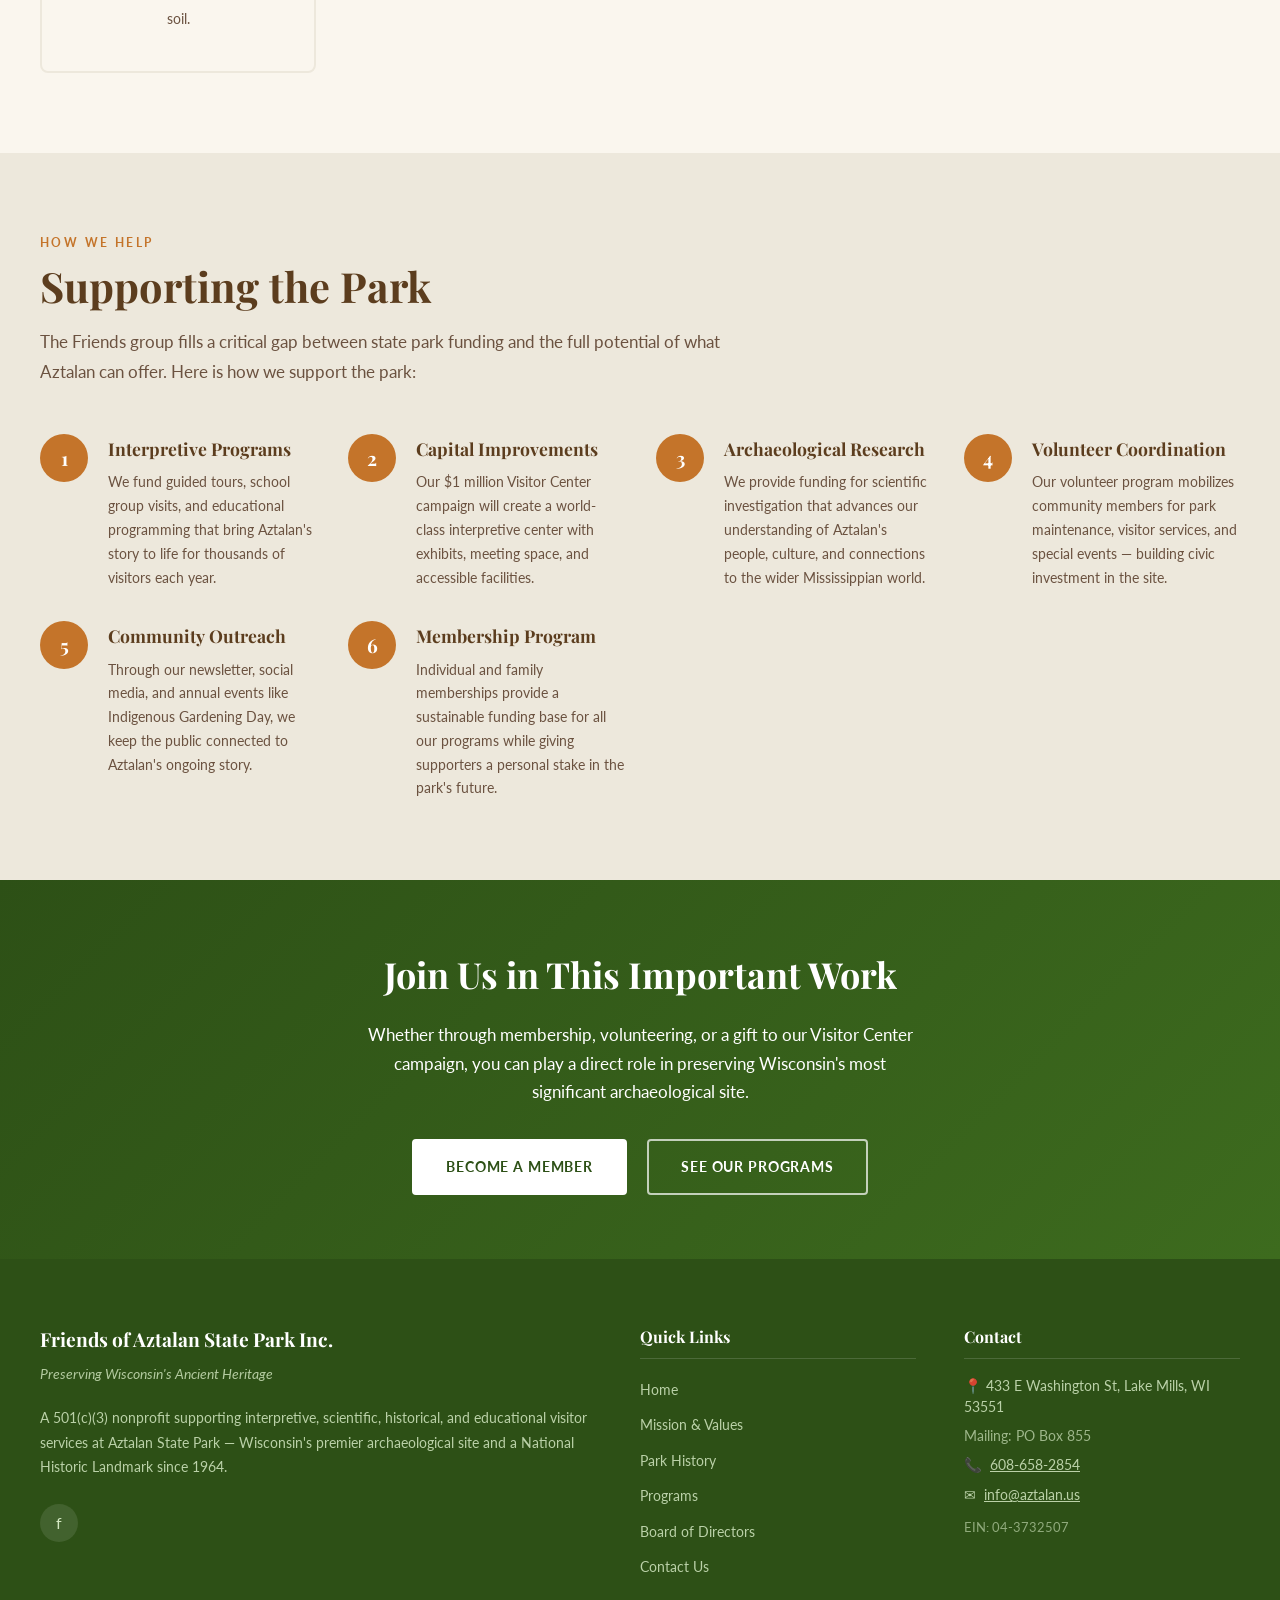
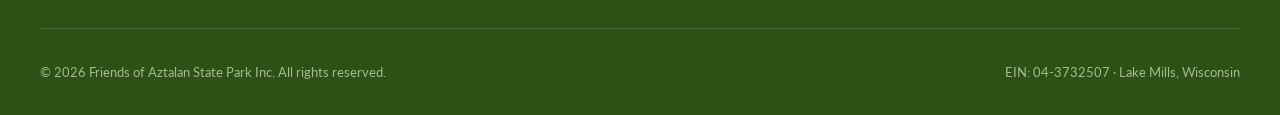
<file: mission.html>
<!DOCTYPE html>
<html lang="en">
<head>
  <meta charset="UTF-8">
  <meta name="viewport" content="width=device-width, initial-scale=1.0">
  <link rel="icon" type="image/svg+xml" href="assets/images/aztalan-logo.svg">
  <link rel="preload" as="image" href="assets/images/Aztalan_State_Park_part_of_stockade_and_one_mound.webp" type="image/webp" fetchpriority="high">
  <title>Mission &amp; Values — Friends of Aztalan State Park Inc.</title>
  <meta name="description" content="The mission and core values of Friends of Aztalan State Park Inc. — a nonprofit dedicated to preserving Wisconsin's premier archaeological site.">
  <link rel="preconnect" href="https://fonts.googleapis.com">
  <link rel="preconnect" href="https://fonts.gstatic.com" crossorigin>
  <link href="https://fonts.googleapis.com/css2?family=Playfair+Display:ital,wght@0,400;0,600;0,700;0,900;1,400;1,600&family=Lato:wght@300;400;700&display=swap" rel="stylesheet">
  <link rel="stylesheet" href="assets/enhancements.css">
  <style>
    :root {
      --color-primary: #5C3D1E;
      --color-secondary: #2D5016;
      --color-accent: #C4742A;
      --color-bg: #FAF6EE;
      --color-bg-alt: #EDE8DC;
      --color-text: #2C1A0E;
      --color-text-light: #6B5240;
      --color-top-bar: #2C1A0E;
      --color-top-bar-text: #E8D5B0;
      --color-nav: #5C3D1E;
      --color-nav-text: #FAF6EE;
      --color-footer: #2D5016;
      --color-footer-text: #D4E8C2;
    }
    *, *::before, *::after { box-sizing: border-box; margin: 0; padding: 0; }
    html { scroll-behavior: smooth; }
    body { font-family: 'Lato', sans-serif; background: var(--color-bg); color: var(--color-text); line-height: 1.7; }

    /* TOP BAR */
    .top-bar { background: var(--color-top-bar); color: var(--color-top-bar-text); font-size: 0.825rem; letter-spacing: 0.03em; padding: 0.45rem 1.5rem; display: flex; justify-content: center; align-items: center; gap: 2rem; flex-wrap: wrap; }
    .top-bar a { color: var(--color-top-bar-text); text-decoration: none; transition: color 0.2s; }
    .top-bar a:hover { color: var(--color-accent); }
    .top-bar-divider { color: #6B5240; }

    /* NAV */
    .nav-wrapper { position: sticky; top: 0; z-index: 1000; background: var(--color-nav); box-shadow: 0 2px 12px rgba(0,0,0,0.25); }
    nav { max-width: 1200px; margin: 0 auto; padding: 0 1.5rem; display: flex; align-items: center; justify-content: space-between; min-height: 64px; }
    .nav-brand { display: flex; align-items: center; gap: 0.75rem; text-decoration: none; color: var(--color-nav-text); }
    .nav-logo {
      width: 50px;
      height: 50px;
      display: block;
      flex-shrink: 0;
      object-fit: contain;
      filter: drop-shadow(0 3px 8px rgba(0, 0, 0, 0.35));
      transition: transform 0.25s ease, filter 0.25s ease;
    }
    .nav-brand:hover .nav-logo {
      transform: translateY(-1px) scale(1.04);
      filter: drop-shadow(0 5px 12px rgba(0, 0, 0, 0.45));
    }
    .nav-brand-text { font-family: 'Playfair Display', serif; font-size: 1rem; font-weight: 600; line-height: 1.25; color: var(--color-nav-text); }
    .nav-brand-text span { display: block; font-size: 0.7rem; font-family: 'Lato', sans-serif; font-weight: 300; letter-spacing: 0.08em; text-transform: uppercase; opacity: 0.8; }
    .nav-links { display: flex; list-style: none; gap: 0.25rem; align-items: center; }
    .nav-links a { color: var(--color-nav-text); text-decoration: none; font-size: 0.9rem; font-weight: 700; letter-spacing: 0.04em; text-transform: uppercase; padding: 0.5rem 0.75rem; border-radius: 4px; transition: background 0.2s, color 0.2s; }
    .nav-links a:hover, .nav-links a.active { background: var(--color-accent); color: #fff; }
    .hamburger { display: none; flex-direction: column; gap: 5px; cursor: pointer; padding: 8px; background: none; border: none; }
    .hamburger span { display: block; width: 26px; height: 2px; background: var(--color-nav-text); border-radius: 2px; transition: all 0.3s; }
    .hamburger.open span:nth-child(1) { transform: translateY(7px) rotate(45deg); }
    .hamburger.open span:nth-child(2) { opacity: 0; }
    .hamburger.open span:nth-child(3) { transform: translateY(-7px) rotate(-45deg); }

    /* PAGE HERO */
    .page-hero {
      background: linear-gradient(135deg, var(--color-primary) 0%, #3d2410 100%);
      color: #fff;
      padding: 5rem 1.5rem;
      text-align: center;
      position: relative;
      overflow: hidden;
    }
    .page-hero::before {
      content: '';
      position: absolute;
      inset: 0;
      background-image: url('assets/images/Aztalan_State_Park_part_of_stockade_and_one_mound.webp');
      background-size: cover;
      background-position: center;
      opacity: 0.12;
    }
    .page-hero-content { position: relative; max-width: 800px; margin: 0 auto; }
    .page-hero-label { font-size: 0.75rem; font-weight: 700; letter-spacing: 0.22em; text-transform: uppercase; color: var(--color-accent); margin-bottom: 1rem; display: block; }
    .page-hero h1 { font-family: 'Playfair Display', serif; font-size: clamp(2.2rem, 5vw, 3.5rem); font-weight: 900; line-height: 1.15; margin-bottom: 1.25rem; }
    .page-hero p { font-size: 1.15rem; opacity: 0.88; line-height: 1.75; font-weight: 300; }

    /* SECTIONS */
    section { padding: 5rem 1.5rem; }
    .container { max-width: 1200px; margin: 0 auto; }
    .section-label { font-size: 0.75rem; font-weight: 700; letter-spacing: 0.2em; text-transform: uppercase; color: var(--color-accent); margin-bottom: 0.5rem; }
    .section-title { font-family: 'Playfair Display', serif; font-size: clamp(1.8rem, 4vw, 2.6rem); font-weight: 700; color: var(--color-primary); line-height: 1.2; margin-bottom: 1rem; }

    /* MISSION STATEMENT */
    .mission-statement {
      background: var(--color-primary);
      color: #fff;
      padding: 5rem 1.5rem;
      text-align: center;
    }
    .mission-quote {
      max-width: 900px;
      margin: 0 auto;
    }
    .mission-quote blockquote {
      font-family: 'Playfair Display', serif;
      font-size: clamp(1.25rem, 3vw, 1.8rem);
      font-weight: 400;
      font-style: italic;
      line-height: 1.7;
      color: rgba(255,255,255,0.95);
      margin-bottom: 2rem;
      position: relative;
      padding: 0 2rem;
    }
    .mission-quote blockquote::before {
      content: '\201C';
      font-size: 6rem;
      color: var(--color-accent);
      position: absolute;
      top: -1.5rem;
      left: 0;
      line-height: 1;
      font-style: normal;
    }
    .mission-source {
      font-size: 0.85rem;
      letter-spacing: 0.12em;
      text-transform: uppercase;
      color: rgba(255,255,255,0.55);
    }
    .mission-source strong { color: var(--color-accent); }

    /* VISION */
    .vision-section { background: var(--color-bg-alt); }
    .vision-grid {
      display: grid;
      grid-template-columns: 1fr 1fr;
      gap: 4rem;
      align-items: center;
    }
    .vision-text p {
      font-size: 1.05rem;
      color: var(--color-text-light);
      line-height: 1.8;
      margin-bottom: 1.25rem;
    }
    .vision-text p:last-child { margin-bottom: 0; }
    .vision-image img {
      width: 100%;
      border-radius: 8px;
      display: block;
      box-shadow: 0 8px 32px rgba(92,61,30,0.2);
    }

    /* CORE VALUES */
    .values-grid {
      display: grid;
      grid-template-columns: repeat(auto-fit, minmax(220px, 1fr));
      gap: 2rem;
      margin-top: 3rem;
    }
    .value-card {
      background: var(--color-bg);
      border: 2px solid var(--color-bg-alt);
      border-radius: 8px;
      padding: 2.5rem 2rem;
      text-align: center;
      transition: border-color 0.3s, box-shadow 0.3s, transform 0.3s;
    }
    .value-card:hover {
      border-color: var(--color-accent);
      box-shadow: 0 8px 28px rgba(196,116,42,0.15);
      transform: translateY(-4px);
    }
    .value-icon {
      font-size: 2.5rem;
      margin-bottom: 1rem;
      display: block;
      line-height: 1;
    }
    .value-title {
      font-family: 'Playfair Display', serif;
      font-size: 1.2rem;
      font-weight: 700;
      color: var(--color-primary);
      margin-bottom: 0.75rem;
    }
    .value-desc {
      font-size: 0.9rem;
      color: var(--color-text-light);
      line-height: 1.7;
    }

    /* SUPPORT SECTION */
    .support-section { background: var(--color-bg-alt); }
    .support-grid {
      display: grid;
      grid-template-columns: repeat(auto-fit, minmax(260px, 1fr));
      gap: 2rem;
      margin-top: 3rem;
    }
    .support-item {
      display: flex;
      gap: 1.25rem;
      align-items: flex-start;
    }
    .support-num {
      width: 48px;
      height: 48px;
      background: var(--color-accent);
      color: #fff;
      border-radius: 50%;
      display: flex;
      align-items: center;
      justify-content: center;
      font-family: 'Playfair Display', serif;
      font-size: 1.2rem;
      font-weight: 700;
      flex-shrink: 0;
    }
    .support-item-body h4 {
      font-family: 'Playfair Display', serif;
      font-size: 1.1rem;
      color: var(--color-primary);
      margin-bottom: 0.4rem;
    }
    .support-item-body p {
      font-size: 0.9rem;
      color: var(--color-text-light);
      line-height: 1.65;
    }

    /* CTA BAND */
    .cta-band {
      background: linear-gradient(135deg, var(--color-secondary) 0%, #3d6b1e 100%);
      color: #fff;
      padding: 4rem 1.5rem;
      text-align: center;
    }
    .cta-band h2 { font-family: 'Playfair Display', serif; font-size: clamp(1.6rem, 3vw, 2.25rem); font-weight: 700; margin-bottom: 1rem; }
    .cta-band p { font-size: 1.05rem; opacity: 0.9; max-width: 560px; margin: 0 auto 2rem; line-height: 1.7; }
    .btn { display: inline-block; padding: 0.85rem 2rem; border-radius: 4px; font-weight: 700; font-size: 0.9rem; letter-spacing: 0.06em; text-transform: uppercase; text-decoration: none; transition: all 0.25s; cursor: pointer; border: 2px solid transparent; }
    .btn-white { background: #fff; color: var(--color-secondary); border-color: #fff; }
    .btn-white:hover { background: var(--color-accent); color: #fff; border-color: var(--color-accent); transform: translateY(-2px); }
    .btn-outline-white { background: transparent; color: #fff; border-color: rgba(255,255,255,0.7); margin-left: 1rem; }
    .btn-outline-white:hover { background: rgba(255,255,255,0.15); border-color: #fff; transform: translateY(-2px); }

    /* FADE IN */
    .fade-in { opacity: 0; transform: translateY(30px); transition: opacity 0.7s ease, transform 0.7s ease; }
    .fade-in.visible { opacity: 1; transform: translateY(0); }
    .fade-in-delay-1 { transition-delay: 0.1s; }
    .fade-in-delay-2 { transition-delay: 0.2s; }
    .fade-in-delay-3 { transition-delay: 0.3s; }
    .fade-in-delay-4 { transition-delay: 0.4s; }
    .fade-in-delay-5 { transition-delay: 0.5s; }

    /* FOOTER */
    footer { background: var(--color-footer); color: var(--color-footer-text); padding: 4rem 1.5rem 2rem; }
    .footer-grid { max-width: 1200px; margin: 0 auto; display: grid; grid-template-columns: 2fr 1fr 1fr; gap: 3rem; margin-bottom: 3rem; }
    .footer-brand h3 { font-family: 'Playfair Display', serif; font-size: 1.2rem; color: #fff; margin-bottom: 0.5rem; }
    .footer-tagline { font-size: 0.85rem; font-style: italic; color: rgba(212,232,194,0.8); margin-bottom: 1.25rem; }
    .footer-desc { font-size: 0.9rem; color: rgba(212,232,194,0.85); line-height: 1.7; margin-bottom: 1.5rem; }
    .footer-social { display: flex; gap: 0.75rem; }
    .footer-social a { width: 38px; height: 38px; background: rgba(255,255,255,0.1); border-radius: 50%; display: flex; align-items: center; justify-content: center; color: var(--color-footer-text); text-decoration: none; font-size: 1rem; transition: background 0.2s, color 0.2s; }
    .footer-social a:hover { background: var(--color-accent); color: #fff; }
    .footer-col h4 { font-family: 'Playfair Display', serif; font-size: 1rem; color: #fff; margin-bottom: 1rem; padding-bottom: 0.5rem; border-bottom: 1px solid rgba(255,255,255,0.15); }
    .footer-links { list-style: none; display: flex; flex-direction: column; gap: 0.5rem; }
    .footer-links a { color: rgba(212,232,194,0.85); text-decoration: none; font-size: 0.9rem; transition: color 0.2s; }
    .footer-links a:hover { color: #fff; }
    .footer-contact-item { display: flex; align-items: flex-start; gap: 0.5rem; font-size: 0.9rem; color: rgba(212,232,194,0.85); margin-bottom: 0.5rem; line-height: 1.5; }
    .footer-bottom { max-width: 1200px; margin: 0 auto; padding-top: 2rem; border-top: 1px solid rgba(255,255,255,0.15); display: flex; justify-content: space-between; align-items: center; flex-wrap: wrap; gap: 1rem; font-size: 0.82rem; color: rgba(212,232,194,0.7); }

    @media (max-width: 900px) {
      .vision-grid { grid-template-columns: 1fr; }
      .footer-grid { grid-template-columns: 1fr 1fr; }
      .footer-brand { grid-column: 1 / -1; }
    }
    @media (max-width: 700px) {
      .nav-links { display: none; flex-direction: column; position: absolute; top: 100%; left: 0; right: 0; background: var(--color-nav); padding: 1rem; gap: 0.25rem; box-shadow: 0 8px 24px rgba(0,0,0,0.3); }
      .nav-links.open { display: flex; }
      .hamburger { display: flex; }
      .footer-grid { grid-template-columns: 1fr; }
    }
  </style>
</head>
<body>
  <a class="skip-link" href="#main-content">Skip to main content</a>

  <div class="top-bar">
    <a href="mailto:info@aztalan.us">✉ info@aztalan.us</a>
    <span class="top-bar-divider">|</span>
    <a href="https://aztalan.us">🌐 aztalan.us</a>
    <span class="top-bar-divider">|</span>
    <span>EIN: 04-3732507</span>
  </div>

  <div class="nav-wrapper">
    <nav>
      <a href="index.html" class="nav-brand">
        <img src="assets/images/aztalan-logo.svg" alt="Friends of Aztalan logo" class="nav-logo">
        <div class="nav-brand-text">
          Friends of Aztalan
          <span>State Park Inc.</span>
        </div>
      </a>
      <button class="hamburger" id="hamburger" aria-label="Toggle menu" aria-expanded="false" aria-controls="nav-links">
        <span></span><span></span><span></span>
      </button>
      <ul class="nav-links" id="nav-links">
        <li><a href="index.html">Home</a></li>
        <li><a href="mission.html" class="active" aria-current="page">Mission</a></li>
        <li><a href="history.html">History</a></li>
        <li><a href="projects.html">Programs</a></li>
        <li><a href="team.html">Team</a></li>
        <li><a href="contact.html">Contact</a></li>
      </ul>
    </nav>
  </div>

  <!-- PAGE HERO -->
  <div class="page-hero">
    <div class="page-hero-content">
      <span class="page-hero-label">Our Purpose</span>
      <h1>Mission &amp; Values</h1>
      <p>Guided by a deep commitment to preservation, education, and community, we work to ensure Aztalan State Park endures as a living testament to Wisconsin's ancient heritage.</p>
    </div>
  </div>

  <!-- MISSION STATEMENT -->
  <div class="mission-statement">
    <div class="mission-quote fade-in">
      <blockquote>
        Organized for the charitable and educational purpose of supporting, assisting, and promoting interpretive, scientific, historical, educational, and related visitor services at Aztalan State Park, Jefferson County, Wisconsin.
      </blockquote>
      <p class="mission-source">— <strong>Organizational Mission Statement</strong>, Friends of Aztalan State Park Inc.</p>
    </div>
  </div>

  <!-- VISION -->
  <section class="vision-section" id="main-content" tabindex="-1">
    <div class="container">
      <div class="vision-grid">
        <div class="vision-text">
          <p class="section-label fade-in">Our Vision</p>
          <h2 class="section-title fade-in fade-in-delay-1">A Future Where the Past<br>Is Never Forgotten</h2>
          <p class="fade-in fade-in-delay-2">We envision Aztalan State Park as a world-class destination for archaeological education, cultural tourism, and Indigenous heritage — a place where visitors of all ages encounter the full depth of human achievement in ancient Wisconsin.</p>
          <p class="fade-in fade-in-delay-2">Our vision extends beyond the park's borders. We believe that engaging people with authentic archaeological sites builds empathy, broadens perspectives, and fosters civic pride in Wisconsin's extraordinary natural and cultural patrimony.</p>
          <p class="fade-in fade-in-delay-3">By funding programs, capital improvements, and research that the state park system alone cannot provide, we bridge the gap between what Aztalan is today and what it has the potential to become for future generations.</p>
        </div>
        <div class="vision-image fade-in fade-in-delay-2">
          <img src="assets/images/Clouds_Over_Mounds_At_Aztalan_State_Park_139778941.webp" alt="Dramatic clouds over the mounds at Aztalan State Park" loading="lazy" decoding="async" width="1920" height="1280">
        </div>
      </div>
    </div>
  </section>

  <!-- CORE VALUES -->
  <section>
    <div class="container">
      <p class="section-label fade-in">What Guides Us</p>
      <h2 class="section-title fade-in fade-in-delay-1">Our Core Values</h2>
      <p style="color:var(--color-text-light); font-size:1.05rem; max-width:640px; line-height:1.75;" class="fade-in fade-in-delay-2">Everything we do flows from five core values that have guided our organization since its founding — principles rooted in respect for the past and responsibility for the future.</p>
      <div class="values-grid">
        <div class="value-card fade-in fade-in-delay-1">
          <span class="value-icon">🏛️</span>
          <h3 class="value-title">Preservation</h3>
          <p class="value-desc">We are stewards of an irreplaceable archaeological treasure. Physical preservation of the mounds, stockade, and site features is the foundation of everything we do.</p>
        </div>
        <div class="value-card fade-in fade-in-delay-2">
          <span class="value-icon">📚</span>
          <h3 class="value-title">Education</h3>
          <p class="value-desc">We believe knowledge transforms. Through tours, programs, publications, and events, we help people of all ages understand and appreciate Aztalan's significance.</p>
        </div>
        <div class="value-card fade-in fade-in-delay-3">
          <span class="value-icon">🤝</span>
          <h3 class="value-title">Community</h3>
          <p class="value-desc">Aztalan belongs to all of us. We foster a welcoming community of members, volunteers, educators, and residents united by a shared love for Wisconsin's heritage.</p>
        </div>
        <div class="value-card fade-in fade-in-delay-4">
          <span class="value-icon">🔬</span>
          <h3 class="value-title">Research</h3>
          <p class="value-desc">Our understanding of Aztalan continues to grow. We fund and support ongoing archaeological research that deepens our knowledge of this remarkable site.</p>
        </div>
        <div class="value-card fade-in fade-in-delay-5">
          <span class="value-icon">🌿</span>
          <h3 class="value-title">Stewardship</h3>
          <p class="value-desc">We hold Aztalan in trust for future generations. Responsible stewardship means caring for the land, the landscape, and the stories embedded in this ancient soil.</p>
        </div>
      </div>
    </div>
  </section>

  <!-- SUPPORTING THE PARK -->
  <section class="support-section">
    <div class="container">
      <p class="section-label fade-in">How We Help</p>
      <h2 class="section-title fade-in fade-in-delay-1">Supporting the Park</h2>
      <p style="color:var(--color-text-light); font-size:1.05rem; max-width:680px; line-height:1.75; margin-bottom:1rem;" class="fade-in fade-in-delay-2">The Friends group fills a critical gap between state park funding and the full potential of what Aztalan can offer. Here is how we support the park:</p>
      <div class="support-grid">
        <div class="support-item fade-in fade-in-delay-1">
          <div class="support-num">1</div>
          <div class="support-item-body">
            <h4>Interpretive Programs</h4>
            <p>We fund guided tours, school group visits, and educational programming that bring Aztalan's story to life for thousands of visitors each year.</p>
          </div>
        </div>
        <div class="support-item fade-in fade-in-delay-2">
          <div class="support-num">2</div>
          <div class="support-item-body">
            <h4>Capital Improvements</h4>
            <p>Our $1 million Visitor Center campaign will create a world-class interpretive center with exhibits, meeting space, and accessible facilities.</p>
          </div>
        </div>
        <div class="support-item fade-in fade-in-delay-3">
          <div class="support-num">3</div>
          <div class="support-item-body">
            <h4>Archaeological Research</h4>
            <p>We provide funding for scientific investigation that advances our understanding of Aztalan's people, culture, and connections to the wider Mississippian world.</p>
          </div>
        </div>
        <div class="support-item fade-in fade-in-delay-1">
          <div class="support-num">4</div>
          <div class="support-item-body">
            <h4>Volunteer Coordination</h4>
            <p>Our volunteer program mobilizes community members for park maintenance, visitor services, and special events — building civic investment in the site.</p>
          </div>
        </div>
        <div class="support-item fade-in fade-in-delay-2">
          <div class="support-num">5</div>
          <div class="support-item-body">
            <h4>Community Outreach</h4>
            <p>Through our newsletter, social media, and annual events like Indigenous Gardening Day, we keep the public connected to Aztalan's ongoing story.</p>
          </div>
        </div>
        <div class="support-item fade-in fade-in-delay-3">
          <div class="support-num">6</div>
          <div class="support-item-body">
            <h4>Membership Program</h4>
            <p>Individual and family memberships provide a sustainable funding base for all our programs while giving supporters a personal stake in the park's future.</p>
          </div>
        </div>
      </div>
    </div>
  </section>

  <!-- CTA -->
  <div class="cta-band">
    <h2 class="fade-in">Join Us in This Important Work</h2>
    <p class="fade-in fade-in-delay-1">Whether through membership, volunteering, or a gift to our Visitor Center campaign, you can play a direct role in preserving Wisconsin's most significant archaeological site.</p>
    <div class="fade-in fade-in-delay-2">
      <a href="contact.html" class="btn btn-white">Become a Member</a>
      <a href="projects.html" class="btn btn-outline-white">See Our Programs</a>
    </div>
  </div>

  <footer>
    <div class="footer-grid">
      <div class="footer-brand">
        <h3>Friends of Aztalan State Park Inc.</h3>
        <p class="footer-tagline">Preserving Wisconsin's Ancient Heritage</p>
        <p class="footer-desc">A 501(c)(3) nonprofit supporting interpretive, scientific, historical, and educational visitor services at Aztalan State Park — Wisconsin's premier archaeological site and a National Historic Landmark since 1964.</p>
        <div class="footer-social">
          <a href="https://www.facebook.com/groups/661766400660116/" target="_blank" rel="noopener noreferrer" aria-label="Facebook Group">f</a>
        </div>
      </div>
      <div class="footer-col">
        <h4>Quick Links</h4>
        <ul class="footer-links">
          <li><a href="index.html">Home</a></li>
          <li><a href="mission.html">Mission &amp; Values</a></li>
          <li><a href="history.html">Park History</a></li>
          <li><a href="projects.html">Programs</a></li>
          <li><a href="team.html">Board of Directors</a></li>
          <li><a href="contact.html">Contact Us</a></li>
        </ul>
      </div>
      <div class="footer-col">
        <h4>Contact</h4>
        <div class="footer-contact-item">📍 433 E Washington St, Lake Mills, WI 53551</div>
        <div class="footer-contact-item" style="font-size:0.85rem; opacity:0.8;">Mailing: PO Box 855</div>
        <div class="footer-contact-item">📞 <a href="tel:6086582854" style="color:inherit;">608-658-2854</a></div>
        <div class="footer-contact-item">✉ <a href="mailto:info@aztalan.us" style="color:inherit;">info@aztalan.us</a></div>
        <div class="footer-contact-item" style="margin-top:0.75rem; font-size:0.8rem; opacity:0.7;">EIN: 04-3732507</div>
      </div>
    </div>
    <div class="footer-bottom">
      <span>© <span data-current-year>2026</span> Friends of Aztalan State Park Inc. All rights reserved.</span>
      <span>EIN: 04-3732507 · Lake Mills, Wisconsin</span>
    </div>
  </footer>

  <script>
    const hamburger = document.getElementById('hamburger');
    const navLinks = document.getElementById('nav-links');
    hamburger.addEventListener('click', () => {
      const open = navLinks.classList.toggle('open');
      hamburger.classList.toggle('open', open);
      hamburger.setAttribute('aria-expanded', open);
    });
    navLinks.querySelectorAll('a').forEach(a => {
      a.addEventListener('click', () => {
        navLinks.classList.remove('open');
        hamburger.classList.remove('open');
        hamburger.setAttribute('aria-expanded', false);
      });
    });
    const observer = new IntersectionObserver((entries) => {
      entries.forEach(entry => {
        if (entry.isIntersecting) { entry.target.classList.add('visible'); observer.unobserve(entry.target); }
      });
    }, { threshold: 0.1 });
    document.querySelectorAll('.fade-in').forEach(el => observer.observe(el));
  </script>
  <script src="assets/site.js"></script>
</body>
</html>
</file>
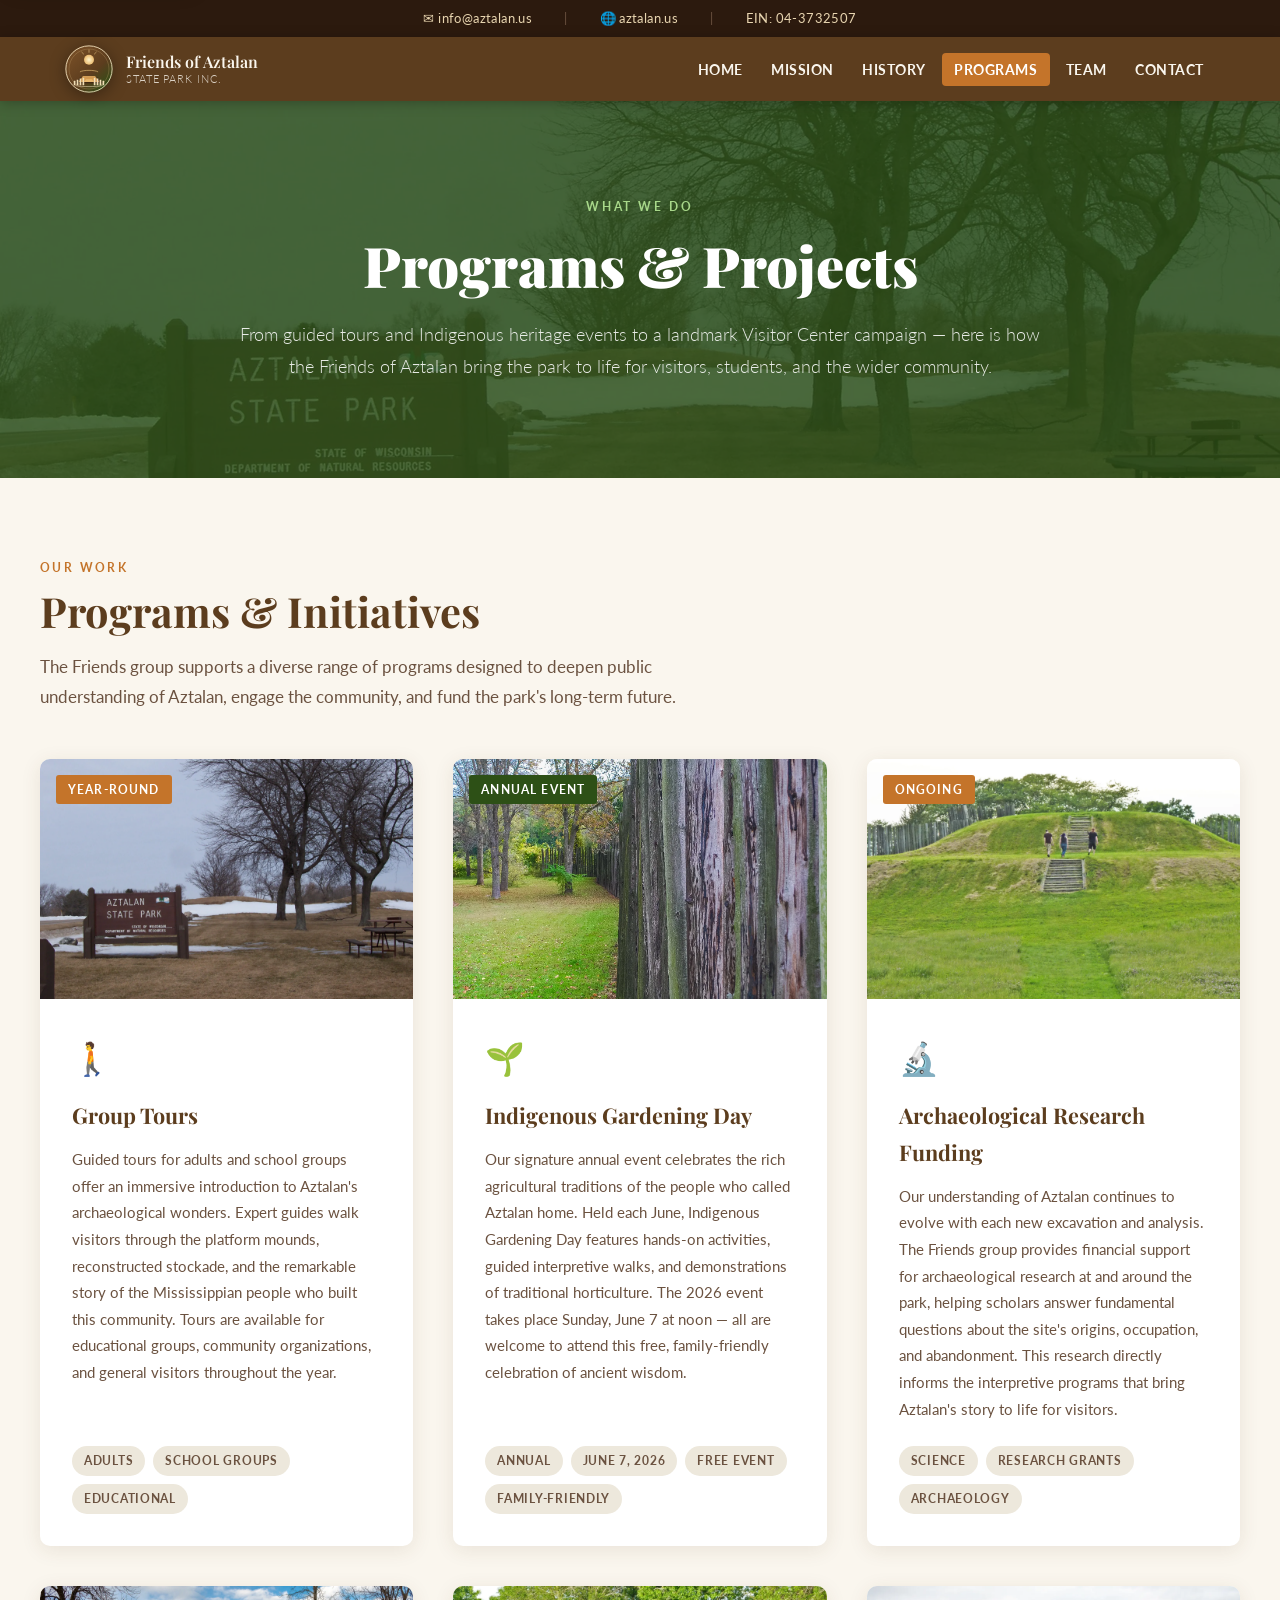
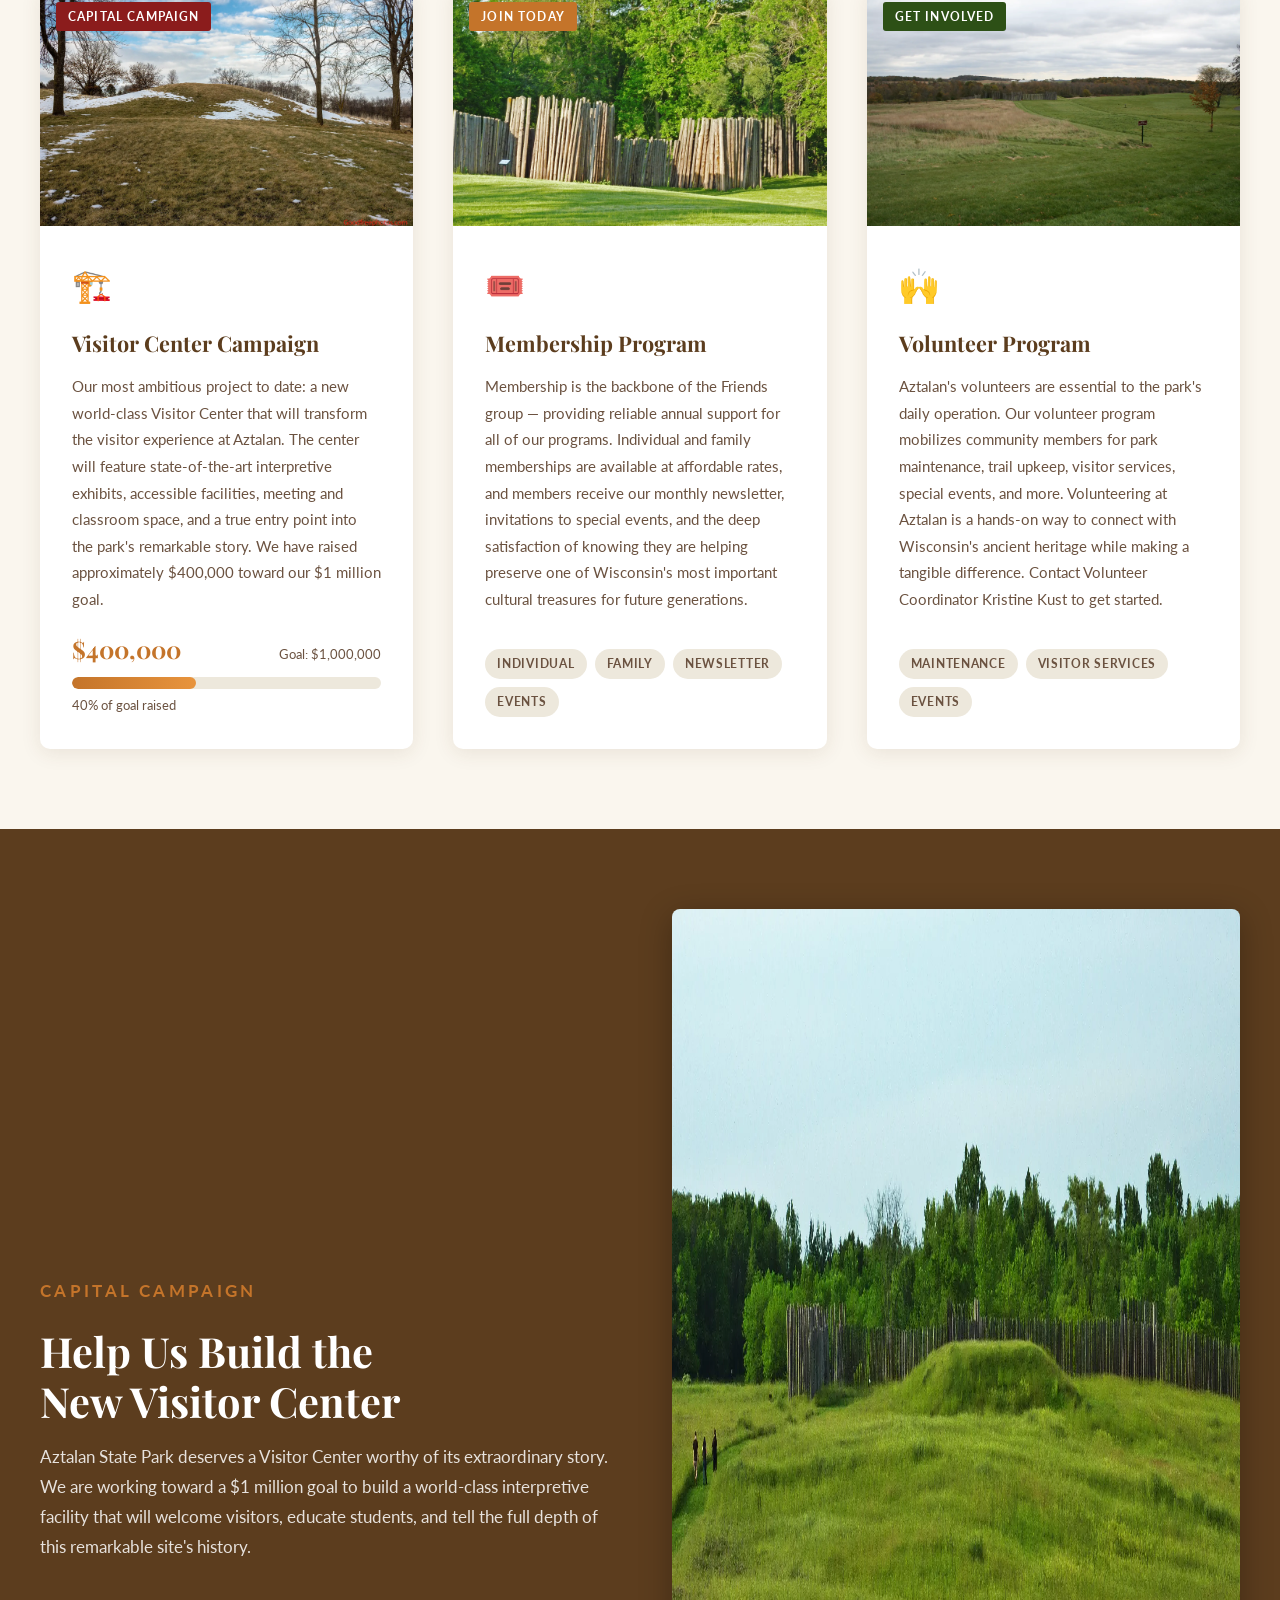
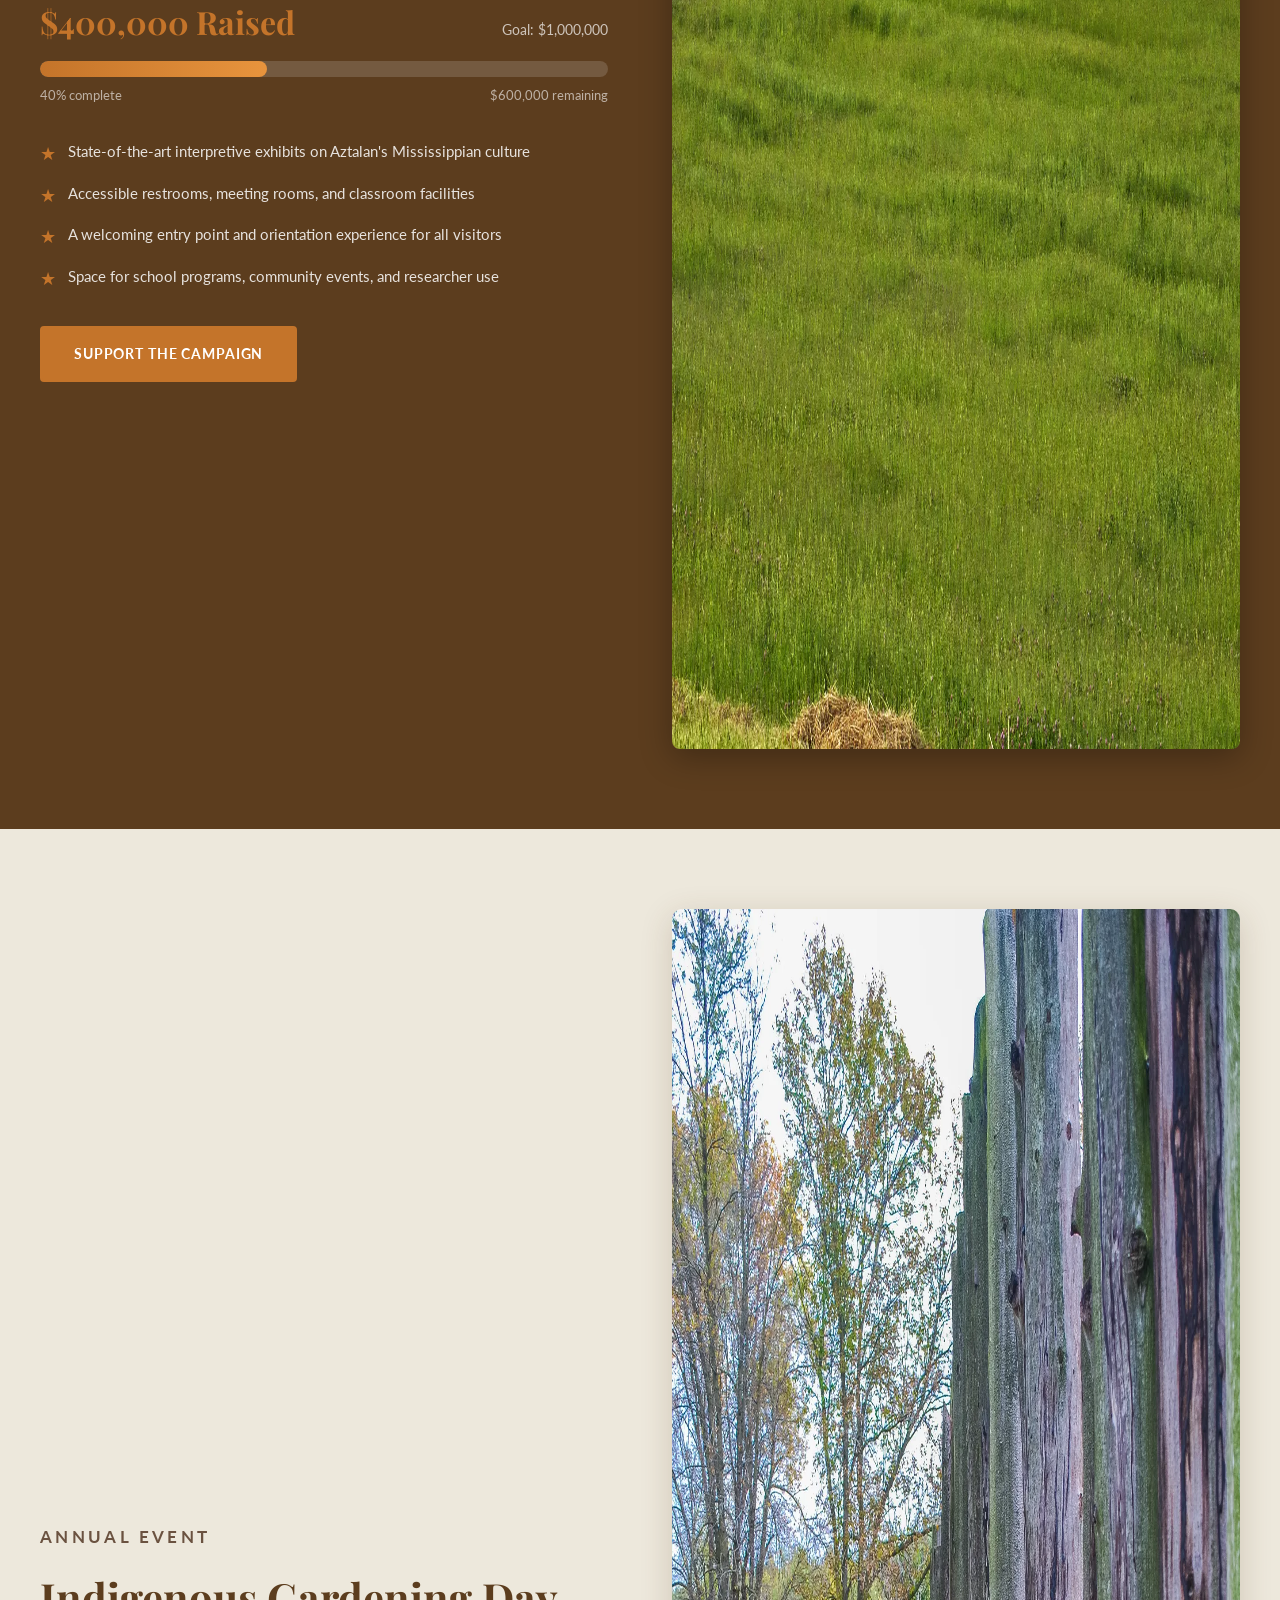
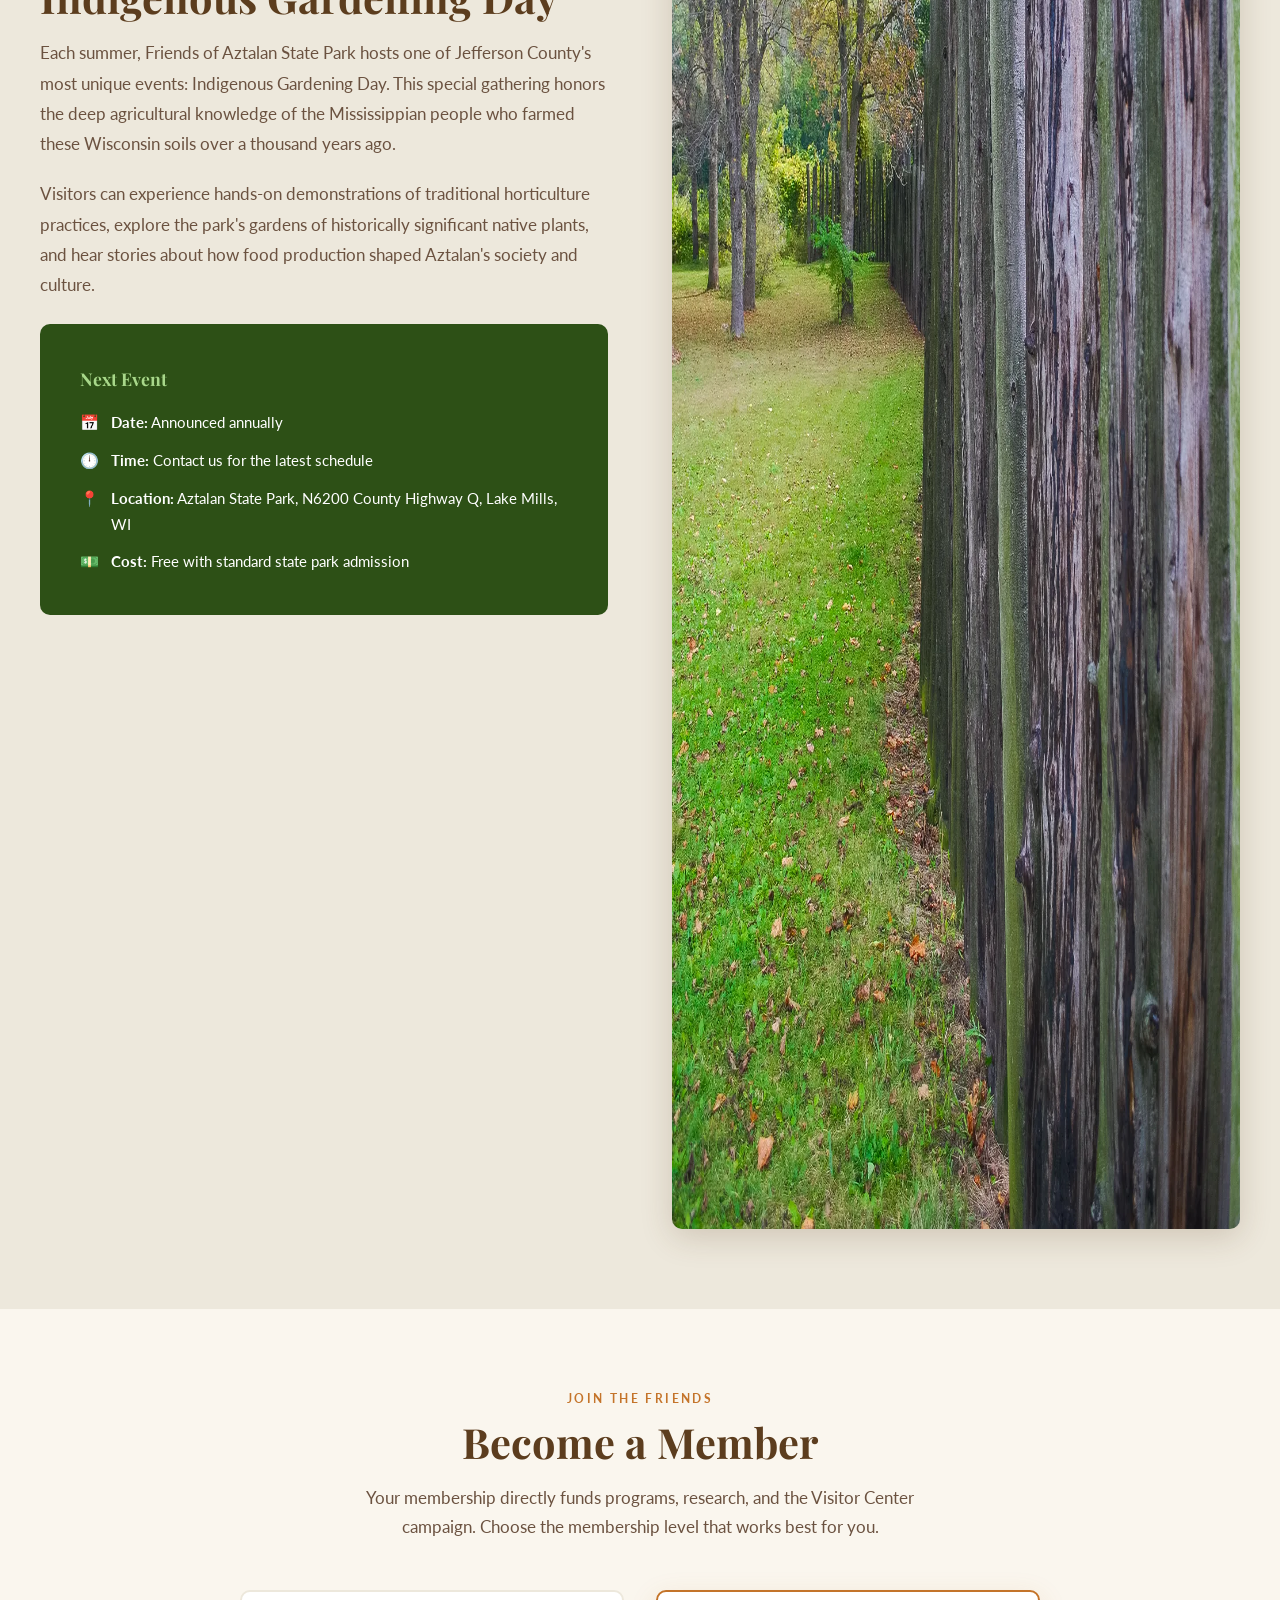
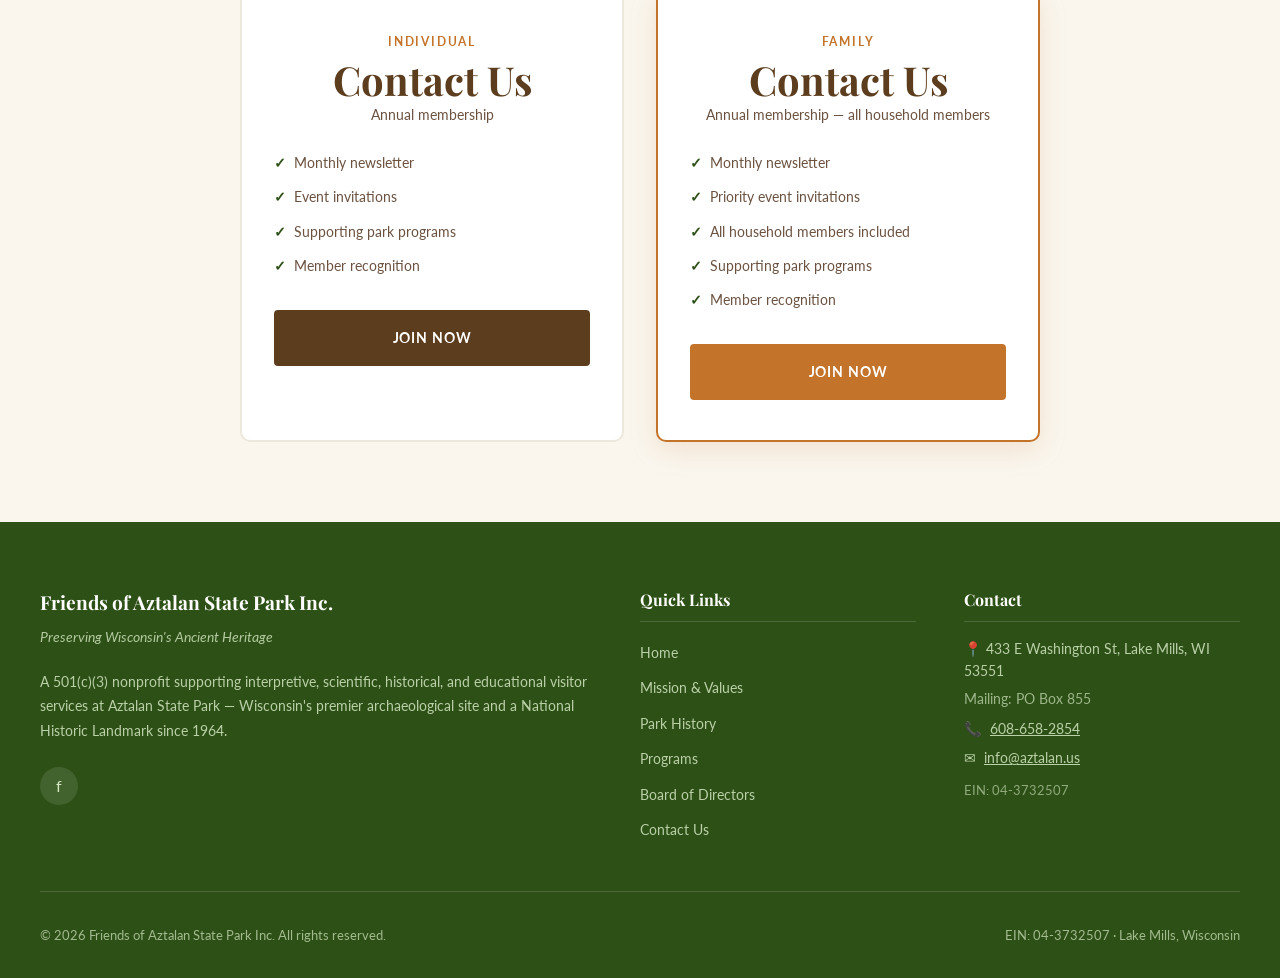
<file: projects.html>
<!DOCTYPE html>
<html lang="en">
<head>
  <meta charset="UTF-8">
  <meta name="viewport" content="width=device-width, initial-scale=1.0">
  <link rel="icon" type="image/svg+xml" href="assets/images/aztalan-logo.svg">
  <link rel="preload" as="image" href="assets/images/AztalanStateParkSignMounds.webp" type="image/webp" fetchpriority="high">
  <title>Programs &amp; Projects — Friends of Aztalan State Park Inc.</title>
  <meta name="description" content="Explore the programs, events, and projects of Friends of Aztalan State Park — from group tours and Indigenous Gardening Day to our $1 million Visitor Center campaign.">
  <link rel="preconnect" href="https://fonts.googleapis.com">
  <link rel="preconnect" href="https://fonts.gstatic.com" crossorigin>
  <link href="https://fonts.googleapis.com/css2?family=Playfair+Display:ital,wght@0,400;0,600;0,700;0,900;1,400;1,600&family=Lato:wght@300;400;700&display=swap" rel="stylesheet">
  <link rel="stylesheet" href="assets/enhancements.css">
  <style>
    :root {
      --color-primary: #5C3D1E;
      --color-secondary: #2D5016;
      --color-accent: #C4742A;
      --color-bg: #FAF6EE;
      --color-bg-alt: #EDE8DC;
      --color-text: #2C1A0E;
      --color-text-light: #6B5240;
      --color-top-bar: #2C1A0E;
      --color-top-bar-text: #E8D5B0;
      --color-nav: #5C3D1E;
      --color-nav-text: #FAF6EE;
      --color-footer: #2D5016;
      --color-footer-text: #D4E8C2;
    }
    *, *::before, *::after { box-sizing: border-box; margin: 0; padding: 0; }
    html { scroll-behavior: smooth; }
    body { font-family: 'Lato', sans-serif; background: var(--color-bg); color: var(--color-text); line-height: 1.7; }

    .top-bar { background: var(--color-top-bar); color: var(--color-top-bar-text); font-size: 0.825rem; letter-spacing: 0.03em; padding: 0.45rem 1.5rem; display: flex; justify-content: center; align-items: center; gap: 2rem; flex-wrap: wrap; }
    .top-bar a { color: var(--color-top-bar-text); text-decoration: none; transition: color 0.2s; }
    .top-bar a:hover { color: var(--color-accent); }
    .top-bar-divider { color: #6B5240; }
    .nav-wrapper { position: sticky; top: 0; z-index: 1000; background: var(--color-nav); box-shadow: 0 2px 12px rgba(0,0,0,0.25); }
    nav { max-width: 1200px; margin: 0 auto; padding: 0 1.5rem; display: flex; align-items: center; justify-content: space-between; min-height: 64px; }
    .nav-brand { display: flex; align-items: center; gap: 0.75rem; text-decoration: none; color: var(--color-nav-text); }
    .nav-logo {
      width: 50px;
      height: 50px;
      display: block;
      flex-shrink: 0;
      object-fit: contain;
      filter: drop-shadow(0 3px 8px rgba(0, 0, 0, 0.35));
      transition: transform 0.25s ease, filter 0.25s ease;
    }
    .nav-brand:hover .nav-logo {
      transform: translateY(-1px) scale(1.04);
      filter: drop-shadow(0 5px 12px rgba(0, 0, 0, 0.45));
    }
    .nav-brand-text { font-family: 'Playfair Display', serif; font-size: 1rem; font-weight: 600; line-height: 1.25; color: var(--color-nav-text); }
    .nav-brand-text span { display: block; font-size: 0.7rem; font-family: 'Lato', sans-serif; font-weight: 300; letter-spacing: 0.08em; text-transform: uppercase; opacity: 0.8; }
    .nav-links { display: flex; list-style: none; gap: 0.25rem; align-items: center; }
    .nav-links a { color: var(--color-nav-text); text-decoration: none; font-size: 0.9rem; font-weight: 700; letter-spacing: 0.04em; text-transform: uppercase; padding: 0.5rem 0.75rem; border-radius: 4px; transition: background 0.2s, color 0.2s; }
    .nav-links a:hover, .nav-links a.active { background: var(--color-accent); color: #fff; }
    .hamburger { display: none; flex-direction: column; gap: 5px; cursor: pointer; padding: 8px; background: none; border: none; }
    .hamburger span { display: block; width: 26px; height: 2px; background: var(--color-nav-text); border-radius: 2px; transition: all 0.3s; }
    .hamburger.open span:nth-child(1) { transform: translateY(7px) rotate(45deg); }
    .hamburger.open span:nth-child(2) { opacity: 0; }
    .hamburger.open span:nth-child(3) { transform: translateY(-7px) rotate(-45deg); }

    /* PAGE HERO */
    .page-hero { position: relative; background: var(--color-secondary); color: #fff; padding: 6rem 1.5rem; overflow: hidden; }
    .page-hero-bg { position: absolute; inset: 0; background-image: url('assets/images/AztalanStateParkSignMounds.webp'); background-size: cover; background-position: center; opacity: 0.18; }
    .page-hero-content { position: relative; max-width: 800px; margin: 0 auto; text-align: center; }
    .page-hero-label { font-size: 0.75rem; font-weight: 700; letter-spacing: 0.22em; text-transform: uppercase; color: #a8d88a; margin-bottom: 1rem; display: block; }
    .page-hero h1 { font-family: 'Playfair Display', serif; font-size: clamp(2.2rem, 5vw, 3.5rem); font-weight: 900; line-height: 1.15; margin-bottom: 1.25rem; }
    .page-hero p { font-size: 1.15rem; opacity: 0.88; line-height: 1.75; font-weight: 300; }

    section { padding: 5rem 1.5rem; }
    .container { max-width: 1200px; margin: 0 auto; }
    .section-label { font-size: 0.75rem; font-weight: 700; letter-spacing: 0.2em; text-transform: uppercase; color: var(--color-accent); margin-bottom: 0.5rem; }
    .section-title { font-family: 'Playfair Display', serif; font-size: clamp(1.8rem, 4vw, 2.6rem); font-weight: 700; color: var(--color-primary); line-height: 1.2; margin-bottom: 1rem; }

    /* PROGRAMS GRID */
    .programs-grid {
      display: grid;
      grid-template-columns: repeat(auto-fit, minmax(340px, 1fr));
      gap: 2.5rem;
    }
    .program-card {
      background: #fff;
      border-radius: 10px;
      overflow: hidden;
      box-shadow: 0 4px 20px rgba(92,61,30,0.1);
      transition: transform 0.3s, box-shadow 0.3s;
      display: flex;
      flex-direction: column;
    }
    .program-card:hover {
      transform: translateY(-6px);
      box-shadow: 0 16px 40px rgba(92,61,30,0.18);
    }
    .program-img-wrap { position: relative; overflow: hidden; }
    .program-img {
      width: 100%;
      height: 240px;
      object-fit: cover;
      display: block;
      transition: transform 0.4s ease;
    }
    .program-card:hover .program-img { transform: scale(1.05); }
    .program-badge {
      position: absolute;
      top: 1rem;
      left: 1rem;
      background: var(--color-accent);
      color: #fff;
      font-size: 0.72rem;
      font-weight: 700;
      letter-spacing: 0.1em;
      text-transform: uppercase;
      padding: 0.3rem 0.75rem;
      border-radius: 3px;
    }
    .program-body { padding: 2rem; flex: 1; display: flex; flex-direction: column; }
    .program-icon { font-size: 2rem; margin-bottom: 0.75rem; display: block; }
    .program-title {
      font-family: 'Playfair Display', serif;
      font-size: 1.35rem;
      font-weight: 700;
      color: var(--color-primary);
      margin-bottom: 0.75rem;
    }
    .program-desc { font-size: 0.95rem; color: var(--color-text-light); line-height: 1.75; flex: 1; }
    .program-meta {
      margin-top: 1.5rem;
      display: flex;
      flex-wrap: wrap;
      gap: 0.5rem;
    }
    .program-tag {
      background: var(--color-bg-alt);
      color: var(--color-text-light);
      font-size: 0.75rem;
      font-weight: 700;
      letter-spacing: 0.06em;
      text-transform: uppercase;
      padding: 0.3rem 0.75rem;
      border-radius: 20px;
    }

    /* VISITOR CENTER CAMPAIGN */
    .campaign-section { background: var(--color-primary); color: #fff; }
    .campaign-grid { display: grid; grid-template-columns: 1fr 1fr; gap: 4rem; align-items: center; }
    .campaign-text .section-label { color: var(--color-accent); }
    .campaign-text .section-title { color: #fff; }
    .campaign-text p { font-size: 1.05rem; color: rgba(255,255,255,0.85); line-height: 1.8; margin-bottom: 1.25rem; }
    .progress-wrap { margin: 2rem 0; }
    .progress-header { display: flex; justify-content: space-between; align-items: baseline; margin-bottom: 0.75rem; }
    .progress-raised { font-family: 'Playfair Display', serif; font-size: 2rem; font-weight: 700; color: var(--color-accent); }
    .progress-goal { font-size: 0.9rem; color: rgba(255,255,255,0.7); }
    .progress-bar-bg { height: 16px; background: rgba(255,255,255,0.15); border-radius: 8px; overflow: hidden; }
    .progress-bar-fill { height: 100%; width: 0; background: linear-gradient(90deg, var(--color-accent), #e8943d); border-radius: 8px; transition: width 1.5s cubic-bezier(0.25, 1, 0.5, 1); }
    .progress-bar-fill.animated { width: 40%; }
    .progress-footer { display: flex; justify-content: space-between; margin-top: 0.5rem; font-size: 0.8rem; color: rgba(255,255,255,0.6); }
    .campaign-bullets { margin-top: 2rem; display: flex; flex-direction: column; gap: 0.75rem; }
    .campaign-bullet { display: flex; gap: 0.75rem; align-items: flex-start; }
    .campaign-bullet-icon { color: var(--color-accent); font-size: 1.1rem; flex-shrink: 0; }
    .campaign-bullet-text { font-size: 0.95rem; color: rgba(255,255,255,0.85); line-height: 1.6; }
    .campaign-image img { width: 100%; border-radius: 8px; display: block; box-shadow: 0 8px 32px rgba(0,0,0,0.3); }
    .btn { display: inline-block; padding: 0.85rem 2rem; border-radius: 4px; font-weight: 700; font-size: 0.9rem; letter-spacing: 0.06em; text-transform: uppercase; text-decoration: none; transition: all 0.25s; cursor: pointer; border: 2px solid transparent; }
    .btn-accent { background: var(--color-accent); color: #fff; border-color: var(--color-accent); }
    .btn-accent:hover { background: #a85e1f; border-color: #a85e1f; transform: translateY(-2px); box-shadow: 0 6px 20px rgba(196,116,42,0.4); }

    /* EVENT FEATURE */
    .event-feature { background: var(--color-bg-alt); }
    .event-feature-inner { display: grid; grid-template-columns: 1fr 1fr; gap: 4rem; align-items: center; }
    .event-feature-content p { font-size: 1.05rem; color: var(--color-text-light); line-height: 1.8; margin-bottom: 1.25rem; }
    .event-details-box {
      background: var(--color-secondary);
      color: #fff;
      border-radius: 10px;
      padding: 2.5rem;
      margin-top: 1.5rem;
    }
    .event-details-box h4 { font-family: 'Playfair Display', serif; font-size: 1.1rem; margin-bottom: 1rem; color: #a8d88a; }
    .event-detail-item { display: flex; gap: 0.75rem; align-items: flex-start; margin-bottom: 0.75rem; font-size: 0.95rem; }
    .event-detail-item:last-child { margin-bottom: 0; }
    .event-feature-img img { width: 100%; border-radius: 10px; display: block; box-shadow: 0 8px 32px rgba(92,61,30,0.2); }

    /* MEMBERSHIP */
    .membership-section { text-align: center; }
    .membership-cards { display: grid; grid-template-columns: repeat(auto-fit, minmax(260px, 1fr)); gap: 2rem; margin-top: 3rem; max-width: 800px; margin-left: auto; margin-right: auto; }
    .membership-card { background: #fff; border: 2px solid var(--color-bg-alt); border-radius: 10px; padding: 2.5rem 2rem; transition: border-color 0.3s, box-shadow 0.3s, transform 0.3s; }
    .membership-card:hover, .membership-card.featured { border-color: var(--color-accent); box-shadow: 0 8px 28px rgba(196,116,42,0.15); }
    .membership-card.featured { transform: scale(1.03); }
    .membership-type { font-size: 0.75rem; font-weight: 700; letter-spacing: 0.15em; text-transform: uppercase; color: var(--color-accent); margin-bottom: 0.5rem; }
    .membership-price { font-family: 'Playfair Display', serif; font-size: 2.5rem; font-weight: 700; color: var(--color-primary); line-height: 1; margin-bottom: 0.25rem; }
    .membership-price-sub { font-size: 0.85rem; color: var(--color-text-light); margin-bottom: 1.5rem; }
    .membership-features { list-style: none; text-align: left; display: flex; flex-direction: column; gap: 0.6rem; margin-bottom: 2rem; }
    .membership-features li { font-size: 0.9rem; color: var(--color-text-light); display: flex; gap: 0.5rem; }
    .membership-features li::before { content: '✓'; color: var(--color-secondary); font-weight: 700; flex-shrink: 0; }
    .btn-primary { background: var(--color-primary); color: #fff; border-color: var(--color-primary); }
    .btn-primary:hover { background: #3d2410; border-color: #3d2410; transform: translateY(-2px); }

    /* FADE IN */
    .fade-in { opacity: 0; transform: translateY(30px); transition: opacity 0.7s ease, transform 0.7s ease; }
    .fade-in.visible { opacity: 1; transform: translateY(0); }
    .fade-in-delay-1 { transition-delay: 0.1s; }
    .fade-in-delay-2 { transition-delay: 0.2s; }
    .fade-in-delay-3 { transition-delay: 0.3s; }
    .fade-in-delay-4 { transition-delay: 0.4s; }

    footer { background: var(--color-footer); color: var(--color-footer-text); padding: 4rem 1.5rem 2rem; }
    .footer-grid { max-width: 1200px; margin: 0 auto; display: grid; grid-template-columns: 2fr 1fr 1fr; gap: 3rem; margin-bottom: 3rem; }
    .footer-brand h3 { font-family: 'Playfair Display', serif; font-size: 1.2rem; color: #fff; margin-bottom: 0.5rem; }
    .footer-tagline { font-size: 0.85rem; font-style: italic; color: rgba(212,232,194,0.8); margin-bottom: 1.25rem; }
    .footer-desc { font-size: 0.9rem; color: rgba(212,232,194,0.85); line-height: 1.7; margin-bottom: 1.5rem; }
    .footer-social { display: flex; gap: 0.75rem; }
    .footer-social a { width: 38px; height: 38px; background: rgba(255,255,255,0.1); border-radius: 50%; display: flex; align-items: center; justify-content: center; color: var(--color-footer-text); text-decoration: none; font-size: 1rem; transition: background 0.2s, color 0.2s; }
    .footer-social a:hover { background: var(--color-accent); color: #fff; }
    .footer-col h4 { font-family: 'Playfair Display', serif; font-size: 1rem; color: #fff; margin-bottom: 1rem; padding-bottom: 0.5rem; border-bottom: 1px solid rgba(255,255,255,0.15); }
    .footer-links { list-style: none; display: flex; flex-direction: column; gap: 0.5rem; }
    .footer-links a { color: rgba(212,232,194,0.85); text-decoration: none; font-size: 0.9rem; transition: color 0.2s; }
    .footer-links a:hover { color: #fff; }
    .footer-contact-item { display: flex; align-items: flex-start; gap: 0.5rem; font-size: 0.9rem; color: rgba(212,232,194,0.85); margin-bottom: 0.5rem; line-height: 1.5; }
    .footer-bottom { max-width: 1200px; margin: 0 auto; padding-top: 2rem; border-top: 1px solid rgba(255,255,255,0.15); display: flex; justify-content: space-between; align-items: center; flex-wrap: wrap; gap: 1rem; font-size: 0.82rem; color: rgba(212,232,194,0.7); }

    @media (max-width: 900px) {
      .campaign-grid, .event-feature-inner { grid-template-columns: 1fr; }
      .programs-grid { grid-template-columns: 1fr; }
      .footer-grid { grid-template-columns: 1fr 1fr; }
      .footer-brand { grid-column: 1 / -1; }
    }
    @media (max-width: 700px) {
      .nav-links { display: none; flex-direction: column; position: absolute; top: 100%; left: 0; right: 0; background: var(--color-nav); padding: 1rem; gap: 0.25rem; box-shadow: 0 8px 24px rgba(0,0,0,0.3); }
      .nav-links.open { display: flex; }
      .hamburger { display: flex; }
      .footer-grid { grid-template-columns: 1fr; }
      .membership-cards { grid-template-columns: 1fr; }
      .membership-card.featured { transform: none; }
    }
    @media (max-width: 400px) {
      .programs-grid { grid-template-columns: 1fr; }
    }
  </style>
</head>
<body>
  <a class="skip-link" href="#main-content">Skip to main content</a>

  <div class="top-bar">
    <a href="mailto:info@aztalan.us">✉ info@aztalan.us</a>
    <span class="top-bar-divider">|</span>
    <a href="https://aztalan.us">🌐 aztalan.us</a>
    <span class="top-bar-divider">|</span>
    <span>EIN: 04-3732507</span>
  </div>

  <div class="nav-wrapper">
    <nav>
      <a href="index.html" class="nav-brand">
        <img src="assets/images/aztalan-logo.svg" alt="Friends of Aztalan logo" class="nav-logo">
        <div class="nav-brand-text">
          Friends of Aztalan
          <span>State Park Inc.</span>
        </div>
      </a>
      <button class="hamburger" id="hamburger" aria-label="Toggle menu" aria-expanded="false" aria-controls="nav-links">
        <span></span><span></span><span></span>
      </button>
      <ul class="nav-links" id="nav-links">
        <li><a href="index.html">Home</a></li>
        <li><a href="mission.html">Mission</a></li>
        <li><a href="history.html">History</a></li>
        <li><a href="projects.html" class="active" aria-current="page">Programs</a></li>
        <li><a href="team.html">Team</a></li>
        <li><a href="contact.html">Contact</a></li>
      </ul>
    </nav>
  </div>

  <!-- PAGE HERO -->
  <div class="page-hero">
    <div class="page-hero-bg"></div>
    <div class="page-hero-content">
      <span class="page-hero-label">What We Do</span>
      <h1>Programs &amp; Projects</h1>
      <p>From guided tours and Indigenous heritage events to a landmark Visitor Center campaign — here is how the Friends of Aztalan bring the park to life for visitors, students, and the wider community.</p>
    </div>
  </div>

  <!-- PROGRAMS GRID -->
  <section id="main-content" tabindex="-1">
    <div class="container">
      <p class="section-label fade-in">Our Work</p>
      <h2 class="section-title fade-in fade-in-delay-1">Programs &amp; Initiatives</h2>
      <p style="color:var(--color-text-light); font-size:1.05rem; max-width:680px; line-height:1.75; margin-bottom:3rem;" class="fade-in fade-in-delay-2">The Friends group supports a diverse range of programs designed to deepen public understanding of Aztalan, engage the community, and fund the park's long-term future.</p>

      <div class="programs-grid">

        <!-- TOURS -->
        <article class="program-card fade-in fade-in-delay-1">
          <div class="program-img-wrap">
            <img src="assets/images/AztalanStateParkSignMounds.webp" alt="Aztalan State Park sign and platform mounds" class="program-img" loading="lazy" decoding="async" width="1920" height="1440">
            <span class="program-badge">Year-round</span>
          </div>
          <div class="program-body">
            <span class="program-icon">🚶</span>
            <h3 class="program-title">Group Tours</h3>
            <p class="program-desc">Guided tours for adults and school groups offer an immersive introduction to Aztalan's archaeological wonders. Expert guides walk visitors through the platform mounds, reconstructed stockade, and the remarkable story of the Mississippian people who built this community. Tours are available for educational groups, community organizations, and general visitors throughout the year.</p>
            <div class="program-meta">
              <span class="program-tag">Adults</span>
              <span class="program-tag">School Groups</span>
              <span class="program-tag">Educational</span>
            </div>
          </div>
        </article>

        <!-- INDIGENOUS GARDENING DAY -->
        <article class="program-card fade-in fade-in-delay-2">
          <div class="program-img-wrap">
            <img src="assets/images/Ancient_Aztalan_Village_DSC_0_109.webp" alt="Ancient Aztalan village area" class="program-img" loading="lazy" decoding="async" width="1285" height="1920">
            <span class="program-badge" style="background: var(--color-secondary);">Annual Event</span>
          </div>
          <div class="program-body">
            <span class="program-icon">🌱</span>
            <h3 class="program-title">Indigenous Gardening Day</h3>
            <p class="program-desc">Our signature annual event celebrates the rich agricultural traditions of the people who called Aztalan home. Held each June, Indigenous Gardening Day features hands-on activities, guided interpretive walks, and demonstrations of traditional horticulture. The 2026 event takes place Sunday, June 7 at noon — all are welcome to attend this free, family-friendly celebration of ancient wisdom.</p>
            <div class="program-meta">
              <span class="program-tag">Annual</span>
              <span class="program-tag">June 7, 2026</span>
              <span class="program-tag">Free Event</span>
              <span class="program-tag">Family-Friendly</span>
            </div>
          </div>
        </article>

        <!-- ARCHAEOLOGICAL RESEARCH -->
        <article class="program-card fade-in fade-in-delay-3">
          <div class="program-img-wrap">
            <img src="assets/images/Aztalan_platform_mound_steps.webp" alt="Steps on a platform mound at Aztalan" class="program-img" loading="lazy" decoding="async" width="1920" height="1440">
            <span class="program-badge">Ongoing</span>
          </div>
          <div class="program-body">
            <span class="program-icon">🔬</span>
            <h3 class="program-title">Archaeological Research Funding</h3>
            <p class="program-desc">Our understanding of Aztalan continues to evolve with each new excavation and analysis. The Friends group provides financial support for archaeological research at and around the park, helping scholars answer fundamental questions about the site's origins, occupation, and abandonment. This research directly informs the interpretive programs that bring Aztalan's story to life for visitors.</p>
            <div class="program-meta">
              <span class="program-tag">Science</span>
              <span class="program-tag">Research Grants</span>
              <span class="program-tag">Archaeology</span>
            </div>
          </div>
        </article>

        <!-- VISITOR CENTER -->
        <article class="program-card fade-in fade-in-delay-1">
          <div class="program-img-wrap">
            <img src="assets/images/Clouds_Over_Mounds_At_Aztalan_State_Park_139778941.webp" alt="Clouds over the mounds at Aztalan State Park" class="program-img" loading="lazy" decoding="async" width="1920" height="1280">
            <span class="program-badge" style="background: #8B1C1C;">Capital Campaign</span>
          </div>
          <div class="program-body">
            <span class="program-icon">🏗️</span>
            <h3 class="program-title">Visitor Center Campaign</h3>
            <p class="program-desc">Our most ambitious project to date: a new world-class Visitor Center that will transform the visitor experience at Aztalan. The center will feature state-of-the-art interpretive exhibits, accessible facilities, meeting and classroom space, and a true entry point into the park's remarkable story. We have raised approximately $400,000 toward our $1 million goal.</p>
            <div class="program-meta" style="margin-top:1rem;">
              <div style="width:100%;">
                <div style="display:flex; justify-content:space-between; align-items:baseline; margin-bottom:0.5rem;">
                  <span style="font-family:'Playfair Display',serif; font-size:1.5rem; font-weight:700; color:var(--color-accent);">$400,000</span>
                  <span style="font-size:0.8rem; color:var(--color-text-light);">Goal: $1,000,000</span>
                </div>
                <div style="height:12px; background:var(--color-bg-alt); border-radius:6px; overflow:hidden;">
                  <div class="progress-bar-fill" style="height:100%; width:0; background:linear-gradient(90deg,var(--color-accent),#e8943d); border-radius:6px; transition:width 1.5s cubic-bezier(0.25,1,0.5,1);"></div>
                </div>
                <div style="font-size:0.8rem; color:var(--color-text-light); margin-top:0.35rem;">40% of goal raised</div>
              </div>
            </div>
          </div>
        </article>

        <!-- MEMBERSHIP -->
        <article class="program-card fade-in fade-in-delay-2">
          <div class="program-img-wrap">
            <img src="assets/images/Aztalan_State_Park_stockade.webp" alt="Wooden stockade at Aztalan State Park" class="program-img" loading="lazy" decoding="async" width="1920" height="1440">
            <span class="program-badge">Join Today</span>
          </div>
          <div class="program-body">
            <span class="program-icon">🎟️</span>
            <h3 class="program-title">Membership Program</h3>
            <p class="program-desc">Membership is the backbone of the Friends group — providing reliable annual support for all of our programs. Individual and family memberships are available at affordable rates, and members receive our monthly newsletter, invitations to special events, and the deep satisfaction of knowing they are helping preserve one of Wisconsin's most important cultural treasures for future generations.</p>
            <div class="program-meta">
              <span class="program-tag">Individual</span>
              <span class="program-tag">Family</span>
              <span class="program-tag">Newsletter</span>
              <span class="program-tag">Events</span>
            </div>
          </div>
        </article>

        <!-- VOLUNTEER -->
        <article class="program-card fade-in fade-in-delay-3">
          <div class="program-img-wrap">
            <img src="assets/images/Aztalan_State_Park_part_of_stockade_and_one_mound.webp" alt="Stockade and mound at Aztalan State Park" class="program-img" loading="lazy" decoding="async" width="1920" height="1280">
            <span class="program-badge" style="background: var(--color-secondary);">Get Involved</span>
          </div>
          <div class="program-body">
            <span class="program-icon">🙌</span>
            <h3 class="program-title">Volunteer Program</h3>
            <p class="program-desc">Aztalan's volunteers are essential to the park's daily operation. Our volunteer program mobilizes community members for park maintenance, trail upkeep, visitor services, special events, and more. Volunteering at Aztalan is a hands-on way to connect with Wisconsin's ancient heritage while making a tangible difference. Contact Volunteer Coordinator Kristine Kust to get started.</p>
            <div class="program-meta">
              <span class="program-tag">Maintenance</span>
              <span class="program-tag">Visitor Services</span>
              <span class="program-tag">Events</span>
            </div>
          </div>
        </article>

      </div>
    </div>
  </section>

  <!-- VISITOR CENTER CAMPAIGN FEATURE -->
  <section class="campaign-section">
    <div class="container">
      <div class="campaign-grid">
        <div class="campaign-text">
          <p class="section-label fade-in">Capital Campaign</p>
          <h2 class="section-title fade-in fade-in-delay-1">Help Us Build the<br>New Visitor Center</h2>
          <p class="fade-in fade-in-delay-2">Aztalan State Park deserves a Visitor Center worthy of its extraordinary story. We are working toward a $1 million goal to build a world-class interpretive facility that will welcome visitors, educate students, and tell the full depth of this remarkable site's history.</p>
          <div class="progress-wrap fade-in fade-in-delay-2">
            <div class="progress-header">
              <span class="progress-raised">$400,000 Raised</span>
              <span class="progress-goal">Goal: $1,000,000</span>
            </div>
            <div class="progress-bar-bg">
              <div class="progress-bar-fill" id="campaign-bar"></div>
            </div>
            <div class="progress-footer">
              <span>40% complete</span>
              <span>$600,000 remaining</span>
            </div>
          </div>
          <div class="campaign-bullets fade-in fade-in-delay-3">
            <div class="campaign-bullet">
              <span class="campaign-bullet-icon">★</span>
              <span class="campaign-bullet-text">State-of-the-art interpretive exhibits on Aztalan's Mississippian culture</span>
            </div>
            <div class="campaign-bullet">
              <span class="campaign-bullet-icon">★</span>
              <span class="campaign-bullet-text">Accessible restrooms, meeting rooms, and classroom facilities</span>
            </div>
            <div class="campaign-bullet">
              <span class="campaign-bullet-icon">★</span>
              <span class="campaign-bullet-text">A welcoming entry point and orientation experience for all visitors</span>
            </div>
            <div class="campaign-bullet">
              <span class="campaign-bullet-icon">★</span>
              <span class="campaign-bullet-text">Space for school programs, community events, and researcher use</span>
            </div>
          </div>
          <div style="margin-top:2rem;" class="fade-in fade-in-delay-4">
            <a href="contact.html" class="btn btn-accent">Support the Campaign</a>
          </div>
        </div>
        <div class="campaign-image fade-in fade-in-delay-2">
          <img src="assets/images/Aztalan_platform_mound.webp" alt="Platform mound at Aztalan State Park" loading="lazy" decoding="async" width="1920" height="1440">
        </div>
      </div>
    </div>
  </section>

  <!-- INDIGENOUS GARDENING DAY FEATURE -->
  <section class="event-feature">
    <div class="container">
      <div class="event-feature-inner">
        <div class="event-feature-content">
          <p class="section-label fade-in">Annual Event</p>
          <h2 class="section-title fade-in fade-in-delay-1">Indigenous Gardening Day</h2>
          <p class="fade-in fade-in-delay-2">Each summer, Friends of Aztalan State Park hosts one of Jefferson County's most unique events: Indigenous Gardening Day. This special gathering honors the deep agricultural knowledge of the Mississippian people who farmed these Wisconsin soils over a thousand years ago.</p>
          <p class="fade-in fade-in-delay-2">Visitors can experience hands-on demonstrations of traditional horticulture practices, explore the park's gardens of historically significant native plants, and hear stories about how food production shaped Aztalan's society and culture.</p>
          <div class="event-details-box fade-in fade-in-delay-3">
            <h4>Next Event</h4>
            <div class="event-detail-item">
              <span>📅</span>
              <span><strong>Date:</strong> Announced annually</span>
            </div>
            <div class="event-detail-item">
              <span>🕛</span>
              <span><strong>Time:</strong> Contact us for the latest schedule</span>
            </div>
            <div class="event-detail-item">
              <span>📍</span>
              <span><strong>Location:</strong> Aztalan State Park, N6200 County Highway Q, Lake Mills, WI</span>
            </div>
            <div class="event-detail-item">
              <span>💵</span>
              <span><strong>Cost:</strong> Free with standard state park admission</span>
            </div>
          </div>
        </div>
        <div class="event-feature-img fade-in fade-in-delay-2">
          <img src="assets/images/Ancient_Aztalan_Village_DSC_0_109.webp" alt="Ancient Aztalan village setting" loading="lazy" decoding="async" width="1285" height="1920">
        </div>
      </div>
    </div>
  </section>

  <!-- MEMBERSHIP -->
  <section class="membership-section">
    <div class="container">
      <p class="section-label fade-in">Join the Friends</p>
      <h2 class="section-title fade-in fade-in-delay-1">Become a Member</h2>
      <p style="color:var(--color-text-light); font-size:1.05rem; max-width:600px; line-height:1.75; margin:0 auto;" class="fade-in fade-in-delay-2">Your membership directly funds programs, research, and the Visitor Center campaign. Choose the membership level that works best for you.</p>
      <div class="membership-cards">
        <div class="membership-card fade-in fade-in-delay-1">
          <div class="membership-type">Individual</div>
          <div class="membership-price">Contact Us</div>
          <div class="membership-price-sub">Annual membership</div>
          <ul class="membership-features">
            <li>Monthly newsletter</li>
            <li>Event invitations</li>
            <li>Supporting park programs</li>
            <li>Member recognition</li>
          </ul>
          <a href="contact.html" class="btn btn-primary" style="width:100%; text-align:center;">Join Now</a>
        </div>
        <div class="membership-card featured fade-in fade-in-delay-2">
          <div class="membership-type">Family</div>
          <div class="membership-price">Contact Us</div>
          <div class="membership-price-sub">Annual membership — all household members</div>
          <ul class="membership-features">
            <li>Monthly newsletter</li>
            <li>Priority event invitations</li>
            <li>All household members included</li>
            <li>Supporting park programs</li>
            <li>Member recognition</li>
          </ul>
          <a href="contact.html" class="btn btn-accent" style="width:100%; text-align:center;">Join Now</a>
        </div>
      </div>
    </div>
  </section>

  <footer>
    <div class="footer-grid">
      <div class="footer-brand">
        <h3>Friends of Aztalan State Park Inc.</h3>
        <p class="footer-tagline">Preserving Wisconsin's Ancient Heritage</p>
        <p class="footer-desc">A 501(c)(3) nonprofit supporting interpretive, scientific, historical, and educational visitor services at Aztalan State Park — Wisconsin's premier archaeological site and a National Historic Landmark since 1964.</p>
        <div class="footer-social">
          <a href="https://www.facebook.com/groups/661766400660116/" target="_blank" rel="noopener noreferrer" aria-label="Facebook Group">f</a>
        </div>
      </div>
      <div class="footer-col">
        <h4>Quick Links</h4>
        <ul class="footer-links">
          <li><a href="index.html">Home</a></li>
          <li><a href="mission.html">Mission &amp; Values</a></li>
          <li><a href="history.html">Park History</a></li>
          <li><a href="projects.html">Programs</a></li>
          <li><a href="team.html">Board of Directors</a></li>
          <li><a href="contact.html">Contact Us</a></li>
        </ul>
      </div>
      <div class="footer-col">
        <h4>Contact</h4>
        <div class="footer-contact-item">📍 433 E Washington St, Lake Mills, WI 53551</div>
        <div class="footer-contact-item" style="font-size:0.85rem; opacity:0.8;">Mailing: PO Box 855</div>
        <div class="footer-contact-item">📞 <a href="tel:6086582854" style="color:inherit;">608-658-2854</a></div>
        <div class="footer-contact-item">✉ <a href="mailto:info@aztalan.us" style="color:inherit;">info@aztalan.us</a></div>
        <div class="footer-contact-item" style="margin-top:0.75rem; font-size:0.8rem; opacity:0.7;">EIN: 04-3732507</div>
      </div>
    </div>
    <div class="footer-bottom">
      <span>© <span data-current-year>2026</span> Friends of Aztalan State Park Inc. All rights reserved.</span>
      <span>EIN: 04-3732507 · Lake Mills, Wisconsin</span>
    </div>
  </footer>

  <script>
    const hamburger = document.getElementById('hamburger');
    const navLinks = document.getElementById('nav-links');
    hamburger.addEventListener('click', () => {
      const open = navLinks.classList.toggle('open');
      hamburger.classList.toggle('open', open);
      hamburger.setAttribute('aria-expanded', open);
    });
    navLinks.querySelectorAll('a').forEach(a => {
      a.addEventListener('click', () => {
        navLinks.classList.remove('open');
        hamburger.classList.remove('open');
        hamburger.setAttribute('aria-expanded', false);
      });
    });

    const observer = new IntersectionObserver((entries) => {
      entries.forEach(entry => {
        if (entry.isIntersecting) { entry.target.classList.add('visible'); observer.unobserve(entry.target); }
      });
    }, { threshold: 0.1 });
    document.querySelectorAll('.fade-in').forEach(el => observer.observe(el));

    // Animate progress bars when visible
    const barObserver = new IntersectionObserver((entries) => {
      entries.forEach(entry => {
        if (entry.isIntersecting) {
          entry.target.style.width = '40%';
          barObserver.unobserve(entry.target);
        }
      });
    }, { threshold: 0.3 });
    document.querySelectorAll('.progress-bar-fill').forEach(bar => barObserver.observe(bar));
  </script>
  <script src="assets/site.js"></script>
</body>
</html>
</file>
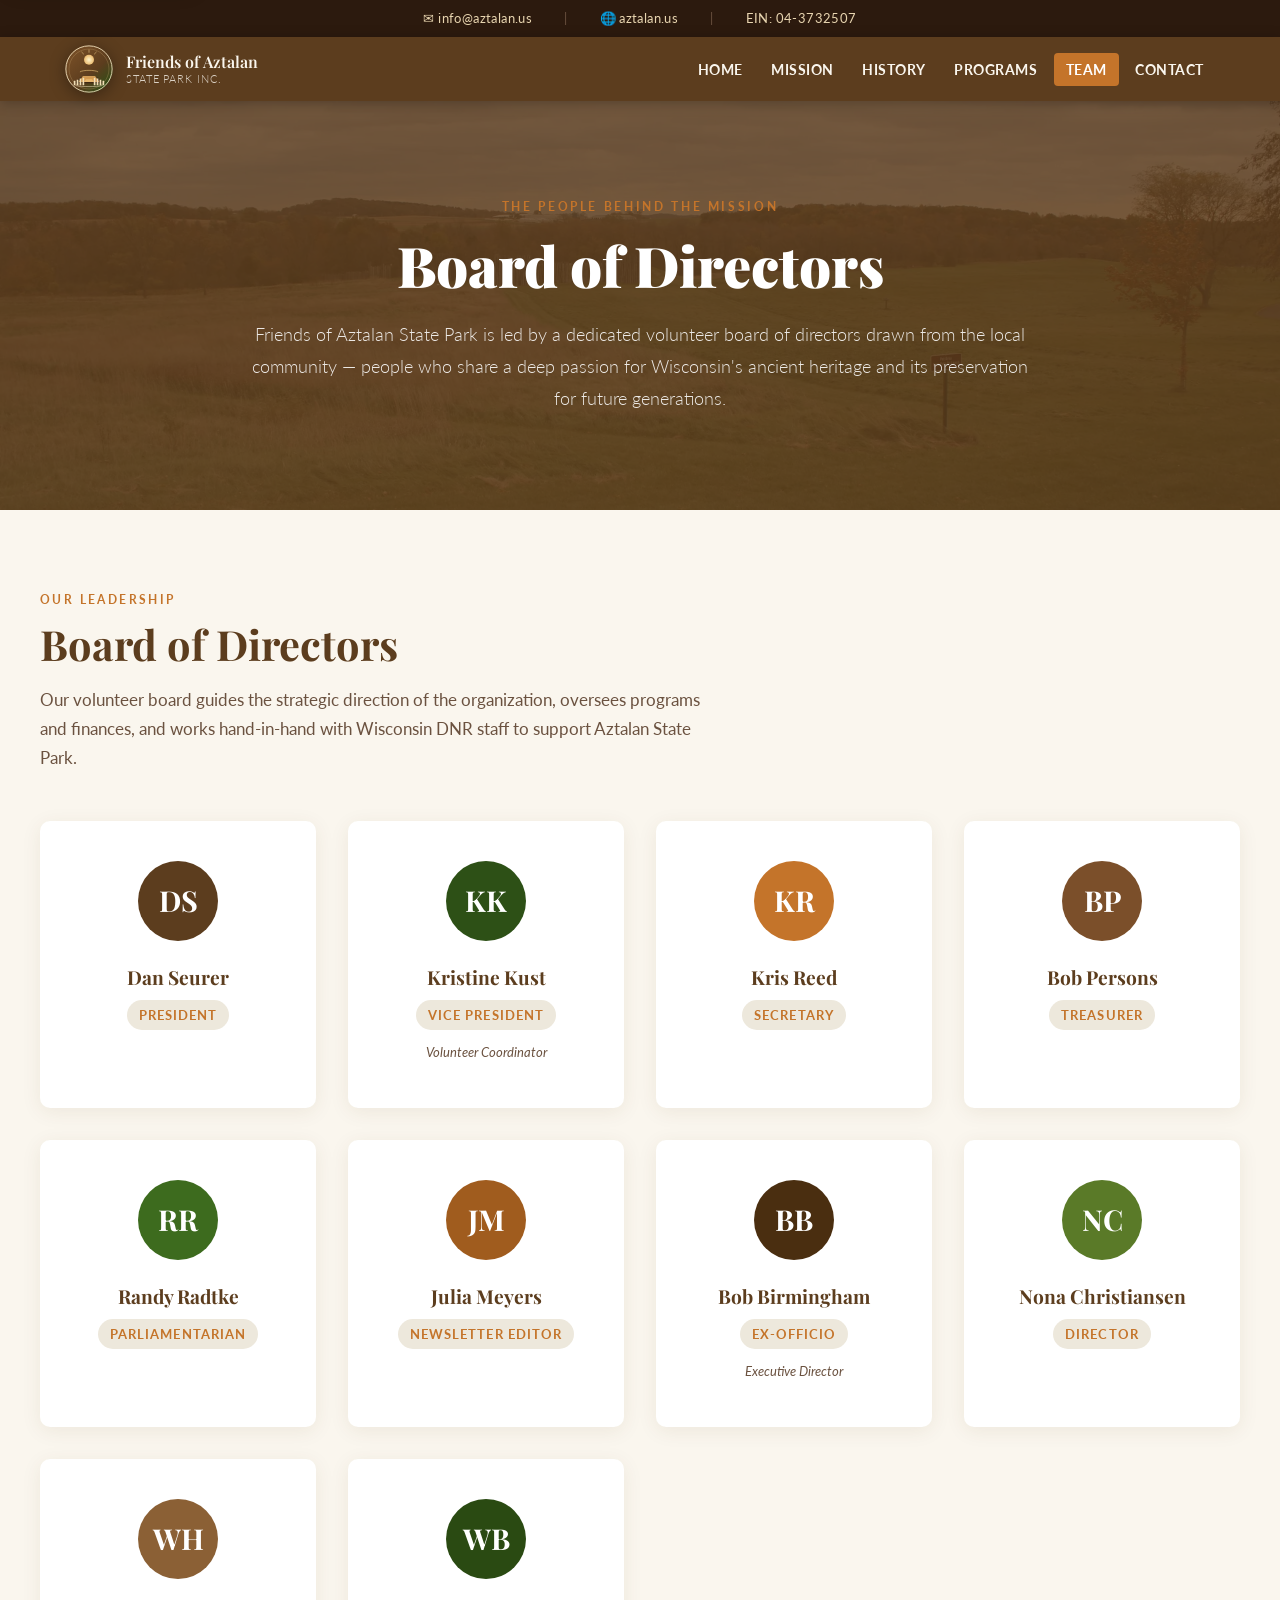
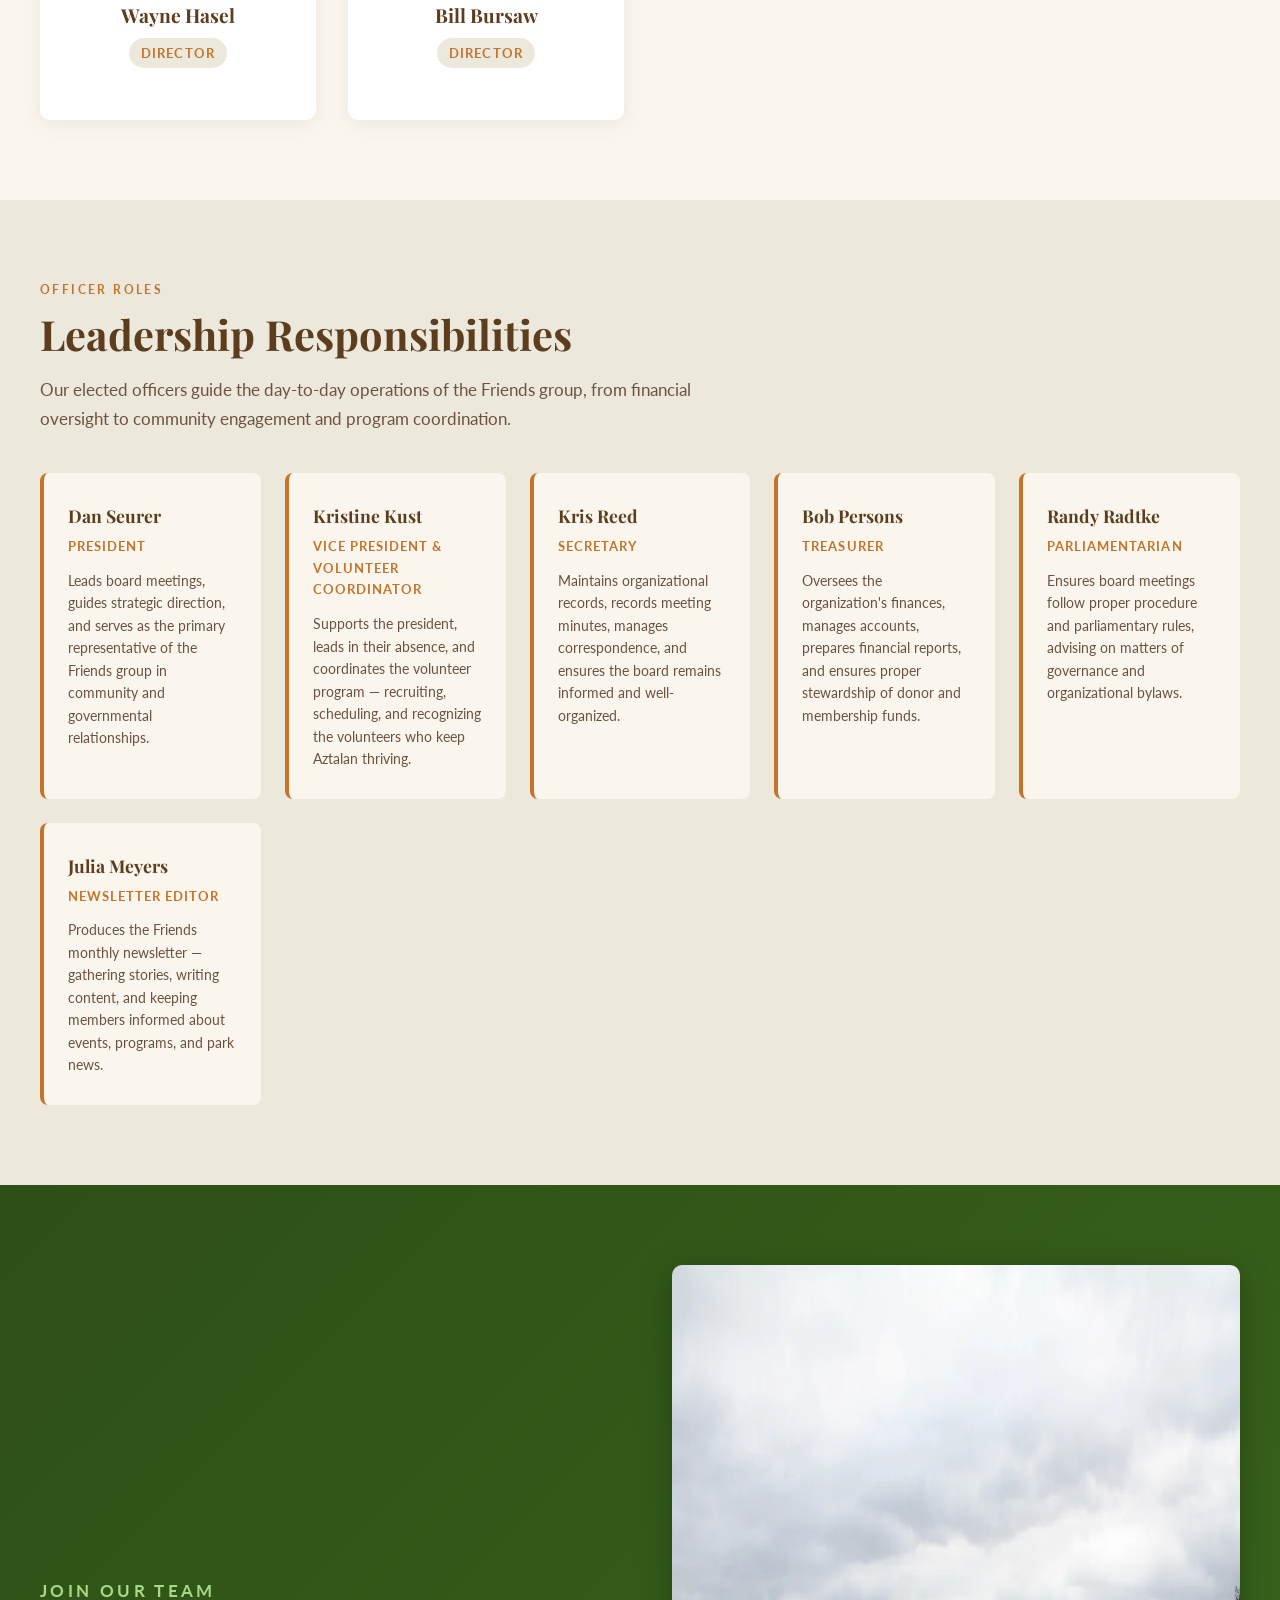
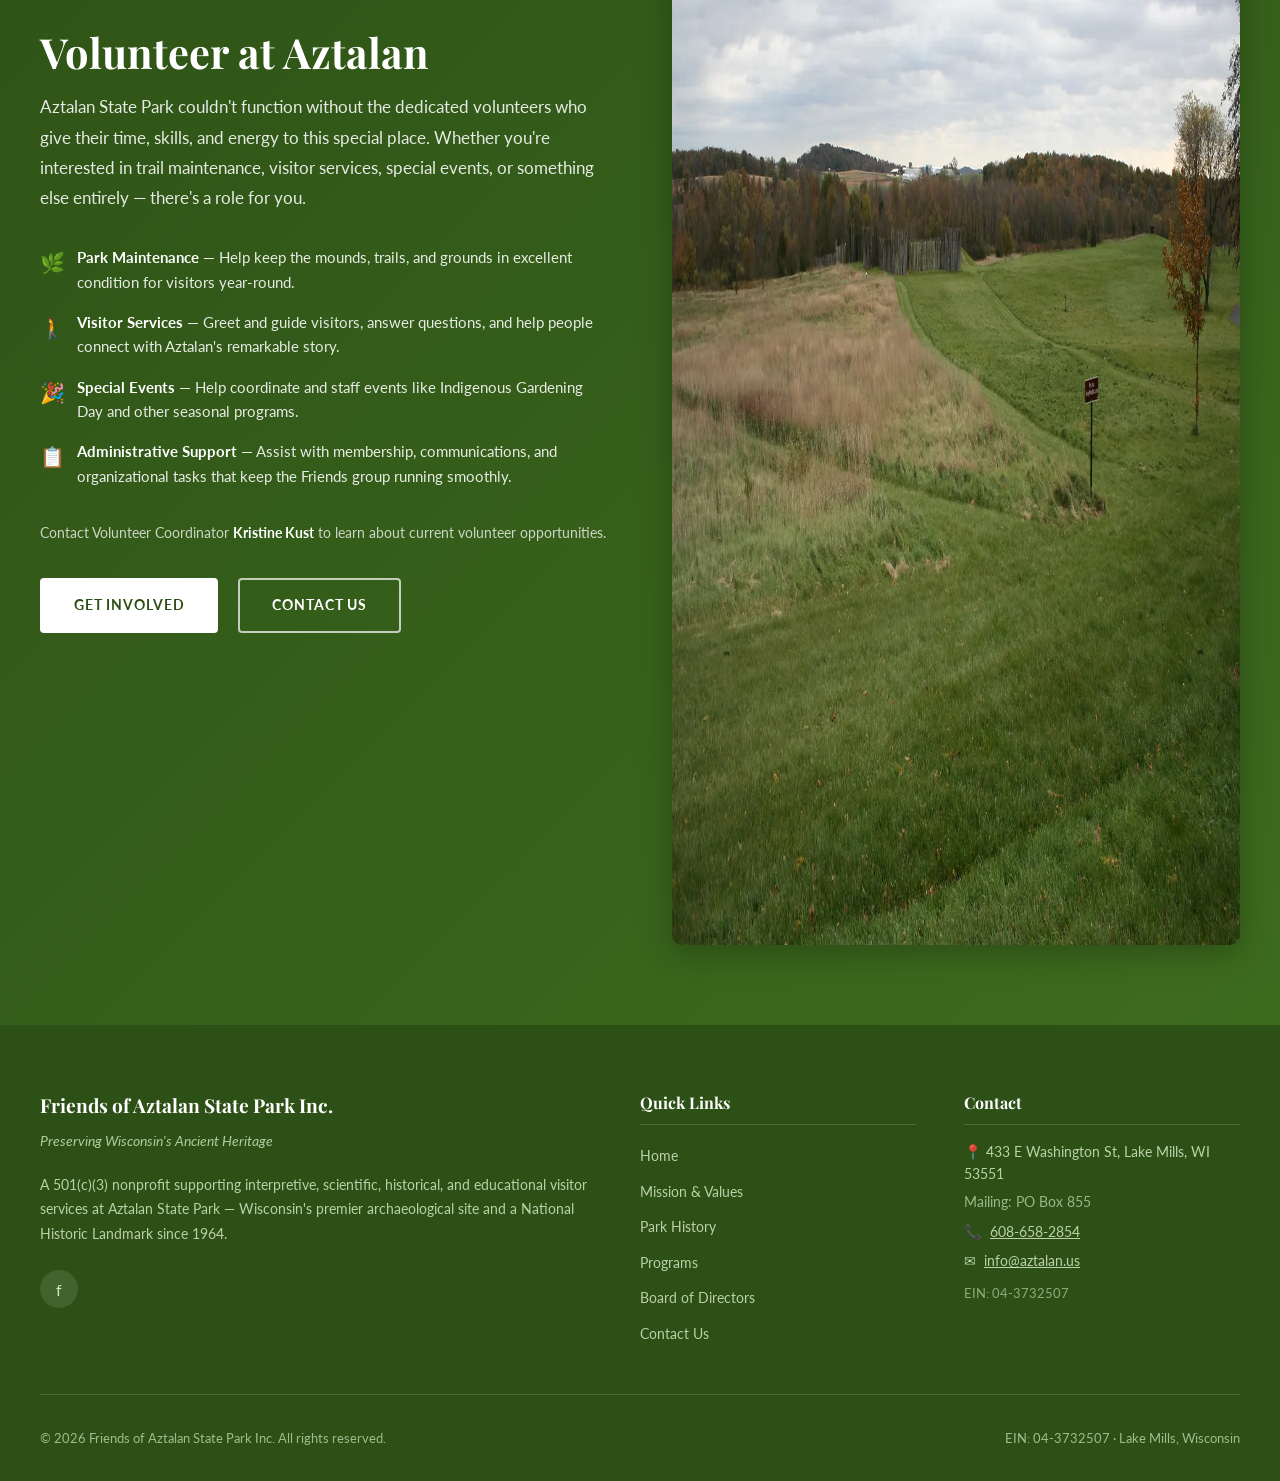
<file: team.html>
<!DOCTYPE html>
<html lang="en">
<head>
  <meta charset="UTF-8">
  <meta name="viewport" content="width=device-width, initial-scale=1.0">
  <link rel="icon" type="image/svg+xml" href="assets/images/aztalan-logo.svg">
  <link rel="preload" as="image" href="assets/images/Aztalan_State_Park_part_of_stockade_and_one_mound.webp" type="image/webp" fetchpriority="high">
  <title>Board of Directors — Friends of Aztalan State Park Inc.</title>
  <meta name="description" content="Meet the dedicated board of directors who guide Friends of Aztalan State Park Inc. in its mission to preserve and promote Wisconsin's premier archaeological site.">
  <link rel="preconnect" href="https://fonts.googleapis.com">
  <link rel="preconnect" href="https://fonts.gstatic.com" crossorigin>
  <link href="https://fonts.googleapis.com/css2?family=Playfair+Display:ital,wght@0,400;0,600;0,700;0,900;1,400;1,600&family=Lato:wght@300;400;700&display=swap" rel="stylesheet">
  <link rel="stylesheet" href="assets/enhancements.css">
  <style>
    :root {
      --color-primary: #5C3D1E;
      --color-secondary: #2D5016;
      --color-accent: #C4742A;
      --color-bg: #FAF6EE;
      --color-bg-alt: #EDE8DC;
      --color-text: #2C1A0E;
      --color-text-light: #6B5240;
      --color-top-bar: #2C1A0E;
      --color-top-bar-text: #E8D5B0;
      --color-nav: #5C3D1E;
      --color-nav-text: #FAF6EE;
      --color-footer: #2D5016;
      --color-footer-text: #D4E8C2;
    }
    *, *::before, *::after { box-sizing: border-box; margin: 0; padding: 0; }
    html { scroll-behavior: smooth; }
    body { font-family: 'Lato', sans-serif; background: var(--color-bg); color: var(--color-text); line-height: 1.7; }

    .top-bar { background: var(--color-top-bar); color: var(--color-top-bar-text); font-size: 0.825rem; letter-spacing: 0.03em; padding: 0.45rem 1.5rem; display: flex; justify-content: center; align-items: center; gap: 2rem; flex-wrap: wrap; }
    .top-bar a { color: var(--color-top-bar-text); text-decoration: none; transition: color 0.2s; }
    .top-bar a:hover { color: var(--color-accent); }
    .top-bar-divider { color: #6B5240; }
    .nav-wrapper { position: sticky; top: 0; z-index: 1000; background: var(--color-nav); box-shadow: 0 2px 12px rgba(0,0,0,0.25); }
    nav { max-width: 1200px; margin: 0 auto; padding: 0 1.5rem; display: flex; align-items: center; justify-content: space-between; min-height: 64px; }
    .nav-brand { display: flex; align-items: center; gap: 0.75rem; text-decoration: none; color: var(--color-nav-text); }
    .nav-logo {
      width: 50px;
      height: 50px;
      display: block;
      flex-shrink: 0;
      object-fit: contain;
      filter: drop-shadow(0 3px 8px rgba(0, 0, 0, 0.35));
      transition: transform 0.25s ease, filter 0.25s ease;
    }
    .nav-brand:hover .nav-logo {
      transform: translateY(-1px) scale(1.04);
      filter: drop-shadow(0 5px 12px rgba(0, 0, 0, 0.45));
    }
    .nav-brand-text { font-family: 'Playfair Display', serif; font-size: 1rem; font-weight: 600; line-height: 1.25; color: var(--color-nav-text); }
    .nav-brand-text span { display: block; font-size: 0.7rem; font-family: 'Lato', sans-serif; font-weight: 300; letter-spacing: 0.08em; text-transform: uppercase; opacity: 0.8; }
    .nav-links { display: flex; list-style: none; gap: 0.25rem; align-items: center; }
    .nav-links a { color: var(--color-nav-text); text-decoration: none; font-size: 0.9rem; font-weight: 700; letter-spacing: 0.04em; text-transform: uppercase; padding: 0.5rem 0.75rem; border-radius: 4px; transition: background 0.2s, color 0.2s; }
    .nav-links a:hover, .nav-links a.active { background: var(--color-accent); color: #fff; }
    .hamburger { display: none; flex-direction: column; gap: 5px; cursor: pointer; padding: 8px; background: none; border: none; }
    .hamburger span { display: block; width: 26px; height: 2px; background: var(--color-nav-text); border-radius: 2px; transition: all 0.3s; }
    .hamburger.open span:nth-child(1) { transform: translateY(7px) rotate(45deg); }
    .hamburger.open span:nth-child(2) { opacity: 0; }
    .hamburger.open span:nth-child(3) { transform: translateY(-7px) rotate(-45deg); }

    /* PAGE HERO */
    .page-hero { position: relative; background: var(--color-primary); color: #fff; padding: 6rem 1.5rem; overflow: hidden; }
    .page-hero-bg { position: absolute; inset: 0; background-image: url('assets/images/Aztalan_State_Park_part_of_stockade_and_one_mound.webp'); background-size: cover; background-position: center; opacity: 0.15; }
    .page-hero-content { position: relative; max-width: 800px; margin: 0 auto; text-align: center; }
    .page-hero-label { font-size: 0.75rem; font-weight: 700; letter-spacing: 0.22em; text-transform: uppercase; color: var(--color-accent); margin-bottom: 1rem; display: block; }
    .page-hero h1 { font-family: 'Playfair Display', serif; font-size: clamp(2.2rem, 5vw, 3.5rem); font-weight: 900; line-height: 1.15; margin-bottom: 1.25rem; }
    .page-hero p { font-size: 1.15rem; opacity: 0.88; line-height: 1.75; font-weight: 300; }

    section { padding: 5rem 1.5rem; }
    .container { max-width: 1200px; margin: 0 auto; }
    .section-label { font-size: 0.75rem; font-weight: 700; letter-spacing: 0.2em; text-transform: uppercase; color: var(--color-accent); margin-bottom: 0.5rem; }
    .section-title { font-family: 'Playfair Display', serif; font-size: clamp(1.8rem, 4vw, 2.6rem); font-weight: 700; color: var(--color-primary); line-height: 1.2; margin-bottom: 1rem; }

    /* BOARD GRID */
    .board-grid {
      display: grid;
      grid-template-columns: repeat(auto-fill, minmax(260px, 1fr));
      gap: 2rem;
      margin-top: 3rem;
    }
    .board-card {
      background: #fff;
      border-radius: 10px;
      padding: 2.5rem 2rem;
      text-align: center;
      box-shadow: 0 4px 20px rgba(92,61,30,0.08);
      transition: transform 0.3s, box-shadow 0.3s;
      border-bottom: 4px solid transparent;
    }
    .board-card:hover {
      transform: translateY(-5px);
      box-shadow: 0 12px 36px rgba(92,61,30,0.15);
      border-bottom-color: var(--color-accent);
    }
    .board-avatar {
      width: 80px;
      height: 80px;
      border-radius: 50%;
      display: flex;
      align-items: center;
      justify-content: center;
      font-family: 'Playfair Display', serif;
      font-size: 1.8rem;
      font-weight: 700;
      color: #fff;
      margin: 0 auto 1.25rem;
      flex-shrink: 0;
    }
    /* Distinct avatar colors cycling through earth palette */
    .board-card:nth-child(1) .board-avatar { background: var(--color-primary); }
    .board-card:nth-child(2) .board-avatar { background: var(--color-secondary); }
    .board-card:nth-child(3) .board-avatar { background: var(--color-accent); }
    .board-card:nth-child(4) .board-avatar { background: #7B4F2A; }
    .board-card:nth-child(5) .board-avatar { background: #3D6B1E; }
    .board-card:nth-child(6) .board-avatar { background: #A05C1E; }
    .board-card:nth-child(7) .board-avatar { background: #4A2E10; }
    .board-card:nth-child(8) .board-avatar { background: #5A7A28; }
    .board-card:nth-child(9) .board-avatar { background: #8B6035; }
    .board-card:nth-child(10) .board-avatar { background: #2A4A12; }
    .board-name {
      font-family: 'Playfair Display', serif;
      font-size: 1.2rem;
      font-weight: 700;
      color: var(--color-primary);
      margin-bottom: 0.4rem;
    }
    .board-role {
      font-size: 0.82rem;
      font-weight: 700;
      letter-spacing: 0.08em;
      text-transform: uppercase;
      color: var(--color-accent);
      padding: 0.25rem 0.75rem;
      background: var(--color-bg-alt);
      border-radius: 20px;
      display: inline-block;
      margin-bottom: 0.5rem;
    }
    .board-role-secondary {
      font-size: 0.8rem;
      color: var(--color-text-light);
      font-style: italic;
      margin-top: 0.25rem;
    }

    /* OFFICER HIGHLIGHTS */
    .officers-section { background: var(--color-bg-alt); }
    .officers-grid {
      display: grid;
      grid-template-columns: repeat(auto-fit, minmax(220px, 1fr));
      gap: 1.5rem;
      margin-top: 2.5rem;
    }
    .officer-item {
      background: var(--color-bg);
      border-radius: 8px;
      padding: 1.75rem 1.5rem;
      border-left: 4px solid var(--color-accent);
    }
    .officer-name {
      font-family: 'Playfair Display', serif;
      font-size: 1.1rem;
      font-weight: 700;
      color: var(--color-primary);
      margin-bottom: 0.3rem;
    }
    .officer-title {
      font-size: 0.8rem;
      font-weight: 700;
      letter-spacing: 0.08em;
      text-transform: uppercase;
      color: var(--color-accent);
      margin-bottom: 0.75rem;
    }
    .officer-desc {
      font-size: 0.88rem;
      color: var(--color-text-light);
      line-height: 1.6;
    }

    /* VOLUNTEER CTA */
    .volunteer-cta {
      background: linear-gradient(135deg, var(--color-secondary) 0%, #3d6b1e 100%);
      color: #fff;
      padding: 5rem 1.5rem;
    }
    .volunteer-inner {
      max-width: 1200px;
      margin: 0 auto;
      display: grid;
      grid-template-columns: 1fr 1fr;
      gap: 4rem;
      align-items: center;
    }
    .volunteer-text .section-label { color: #a8d88a; }
    .volunteer-text .section-title { color: #fff; }
    .volunteer-text p { font-size: 1.05rem; color: rgba(255,255,255,0.88); line-height: 1.8; margin-bottom: 1.25rem; }
    .volunteer-benefits {
      display: flex;
      flex-direction: column;
      gap: 1rem;
      margin: 2rem 0;
    }
    .volunteer-benefit {
      display: flex;
      gap: 0.75rem;
      align-items: flex-start;
    }
    .volunteer-benefit-icon { font-size: 1.25rem; flex-shrink: 0; }
    .volunteer-benefit-text { font-size: 0.95rem; color: rgba(255,255,255,0.88); line-height: 1.6; }
    .volunteer-benefit-text strong { color: #fff; }
    .volunteer-image img { width: 100%; border-radius: 10px; display: block; box-shadow: 0 8px 32px rgba(0,0,0,0.25); }
    .btn { display: inline-block; padding: 0.85rem 2rem; border-radius: 4px; font-weight: 700; font-size: 0.9rem; letter-spacing: 0.06em; text-transform: uppercase; text-decoration: none; transition: all 0.25s; cursor: pointer; border: 2px solid transparent; }
    .btn-white { background: #fff; color: var(--color-secondary); border-color: #fff; }
    .btn-white:hover { background: var(--color-accent); color: #fff; border-color: var(--color-accent); transform: translateY(-2px); }
    .btn-outline-white { background: transparent; color: #fff; border-color: rgba(255,255,255,0.7); margin-left: 1rem; }
    .btn-outline-white:hover { background: rgba(255,255,255,0.15); border-color: #fff; transform: translateY(-2px); }

    /* FADE IN */
    .fade-in { opacity: 0; transform: translateY(30px); transition: opacity 0.7s ease, transform 0.7s ease; }
    .fade-in.visible { opacity: 1; transform: translateY(0); }
    .fade-in-delay-1 { transition-delay: 0.1s; }
    .fade-in-delay-2 { transition-delay: 0.2s; }
    .fade-in-delay-3 { transition-delay: 0.3s; }

    footer { background: var(--color-footer); color: var(--color-footer-text); padding: 4rem 1.5rem 2rem; }
    .footer-grid { max-width: 1200px; margin: 0 auto; display: grid; grid-template-columns: 2fr 1fr 1fr; gap: 3rem; margin-bottom: 3rem; }
    .footer-brand h3 { font-family: 'Playfair Display', serif; font-size: 1.2rem; color: #fff; margin-bottom: 0.5rem; }
    .footer-tagline { font-size: 0.85rem; font-style: italic; color: rgba(212,232,194,0.8); margin-bottom: 1.25rem; }
    .footer-desc { font-size: 0.9rem; color: rgba(212,232,194,0.85); line-height: 1.7; margin-bottom: 1.5rem; }
    .footer-social { display: flex; gap: 0.75rem; }
    .footer-social a { width: 38px; height: 38px; background: rgba(255,255,255,0.1); border-radius: 50%; display: flex; align-items: center; justify-content: center; color: var(--color-footer-text); text-decoration: none; font-size: 1rem; transition: background 0.2s, color 0.2s; }
    .footer-social a:hover { background: var(--color-accent); color: #fff; }
    .footer-col h4 { font-family: 'Playfair Display', serif; font-size: 1rem; color: #fff; margin-bottom: 1rem; padding-bottom: 0.5rem; border-bottom: 1px solid rgba(255,255,255,0.15); }
    .footer-links { list-style: none; display: flex; flex-direction: column; gap: 0.5rem; }
    .footer-links a { color: rgba(212,232,194,0.85); text-decoration: none; font-size: 0.9rem; transition: color 0.2s; }
    .footer-links a:hover { color: #fff; }
    .footer-contact-item { display: flex; align-items: flex-start; gap: 0.5rem; font-size: 0.9rem; color: rgba(212,232,194,0.85); margin-bottom: 0.5rem; line-height: 1.5; }
    .footer-bottom { max-width: 1200px; margin: 0 auto; padding-top: 2rem; border-top: 1px solid rgba(255,255,255,0.15); display: flex; justify-content: space-between; align-items: center; flex-wrap: wrap; gap: 1rem; font-size: 0.82rem; color: rgba(212,232,194,0.7); }

    @media (max-width: 900px) {
      .volunteer-inner { grid-template-columns: 1fr; }
      .footer-grid { grid-template-columns: 1fr 1fr; }
      .footer-brand { grid-column: 1 / -1; }
    }
    @media (max-width: 700px) {
      .nav-links { display: none; flex-direction: column; position: absolute; top: 100%; left: 0; right: 0; background: var(--color-nav); padding: 1rem; gap: 0.25rem; box-shadow: 0 8px 24px rgba(0,0,0,0.3); }
      .nav-links.open { display: flex; }
      .hamburger { display: flex; }
      .footer-grid { grid-template-columns: 1fr; }
      .board-grid { grid-template-columns: repeat(auto-fill, minmax(200px, 1fr)); }
    }
  </style>
</head>
<body>
  <a class="skip-link" href="#main-content">Skip to main content</a>

  <div class="top-bar">
    <a href="mailto:info@aztalan.us">✉ info@aztalan.us</a>
    <span class="top-bar-divider">|</span>
    <a href="https://aztalan.us">🌐 aztalan.us</a>
    <span class="top-bar-divider">|</span>
    <span>EIN: 04-3732507</span>
  </div>

  <div class="nav-wrapper">
    <nav>
      <a href="index.html" class="nav-brand">
        <img src="assets/images/aztalan-logo.svg" alt="Friends of Aztalan logo" class="nav-logo">
        <div class="nav-brand-text">
          Friends of Aztalan
          <span>State Park Inc.</span>
        </div>
      </a>
      <button class="hamburger" id="hamburger" aria-label="Toggle menu" aria-expanded="false" aria-controls="nav-links">
        <span></span><span></span><span></span>
      </button>
      <ul class="nav-links" id="nav-links">
        <li><a href="index.html">Home</a></li>
        <li><a href="mission.html">Mission</a></li>
        <li><a href="history.html">History</a></li>
        <li><a href="projects.html">Programs</a></li>
        <li><a href="team.html" class="active" aria-current="page">Team</a></li>
        <li><a href="contact.html">Contact</a></li>
      </ul>
    </nav>
  </div>

  <!-- PAGE HERO -->
  <div class="page-hero">
    <div class="page-hero-bg"></div>
    <div class="page-hero-content">
      <span class="page-hero-label">The People Behind the Mission</span>
      <h1>Board of Directors</h1>
      <p>Friends of Aztalan State Park is led by a dedicated volunteer board of directors drawn from the local community — people who share a deep passion for Wisconsin's ancient heritage and its preservation for future generations.</p>
    </div>
  </div>

  <!-- BOARD GRID -->
  <section id="main-content" tabindex="-1">
    <div class="container">
      <p class="section-label fade-in">Our Leadership</p>
      <h2 class="section-title fade-in fade-in-delay-1">Board of Directors</h2>
      <p style="color:var(--color-text-light); font-size:1.05rem; max-width:680px; line-height:1.75;" class="fade-in fade-in-delay-2">Our volunteer board guides the strategic direction of the organization, oversees programs and finances, and works hand-in-hand with Wisconsin DNR staff to support Aztalan State Park.</p>

      <div class="board-grid">

        <div class="board-card fade-in fade-in-delay-1">
          <div class="board-avatar">DS</div>
          <div class="board-name">Dan Seurer</div>
          <div class="board-role">President</div>
        </div>

        <div class="board-card fade-in fade-in-delay-2">
          <div class="board-avatar">KK</div>
          <div class="board-name">Kristine Kust</div>
          <div class="board-role">Vice President</div>
          <div class="board-role-secondary">Volunteer Coordinator</div>
        </div>

        <div class="board-card fade-in fade-in-delay-3">
          <div class="board-avatar">KR</div>
          <div class="board-name">Kris Reed</div>
          <div class="board-role">Secretary</div>
        </div>

        <div class="board-card fade-in fade-in-delay-1">
          <div class="board-avatar">BP</div>
          <div class="board-name">Bob Persons</div>
          <div class="board-role">Treasurer</div>
        </div>

        <div class="board-card fade-in fade-in-delay-2">
          <div class="board-avatar">RR</div>
          <div class="board-name">Randy Radtke</div>
          <div class="board-role">Parliamentarian</div>
        </div>

        <div class="board-card fade-in fade-in-delay-3">
          <div class="board-avatar">JM</div>
          <div class="board-name">Julia Meyers</div>
          <div class="board-role">Newsletter Editor</div>
        </div>

        <div class="board-card fade-in fade-in-delay-1">
          <div class="board-avatar">BB</div>
          <div class="board-name">Bob Birmingham</div>
          <div class="board-role">Ex-Officio</div>
          <div class="board-role-secondary">Executive Director</div>
        </div>

        <div class="board-card fade-in fade-in-delay-2">
          <div class="board-avatar">NC</div>
          <div class="board-name">Nona Christiansen</div>
          <div class="board-role">Director</div>
        </div>

        <div class="board-card fade-in fade-in-delay-3">
          <div class="board-avatar">WH</div>
          <div class="board-name">Wayne Hasel</div>
          <div class="board-role">Director</div>
        </div>

        <div class="board-card fade-in fade-in-delay-1">
          <div class="board-avatar">WB</div>
          <div class="board-name">Bill Bursaw</div>
          <div class="board-role">Director</div>
        </div>

      </div>
    </div>
  </section>

  <!-- OFFICER HIGHLIGHTS -->
  <section class="officers-section">
    <div class="container">
      <p class="section-label fade-in">Officer Roles</p>
      <h2 class="section-title fade-in fade-in-delay-1">Leadership Responsibilities</h2>
      <p style="color:var(--color-text-light); font-size:1.05rem; max-width:680px; line-height:1.75;" class="fade-in fade-in-delay-2">Our elected officers guide the day-to-day operations of the Friends group, from financial oversight to community engagement and program coordination.</p>
      <div class="officers-grid">
        <div class="officer-item fade-in fade-in-delay-1">
          <div class="officer-name">Dan Seurer</div>
          <div class="officer-title">President</div>
          <div class="officer-desc">Leads board meetings, guides strategic direction, and serves as the primary representative of the Friends group in community and governmental relationships.</div>
        </div>
        <div class="officer-item fade-in fade-in-delay-2">
          <div class="officer-name">Kristine Kust</div>
          <div class="officer-title">Vice President &amp; Volunteer Coordinator</div>
          <div class="officer-desc">Supports the president, leads in their absence, and coordinates the volunteer program — recruiting, scheduling, and recognizing the volunteers who keep Aztalan thriving.</div>
        </div>
        <div class="officer-item fade-in fade-in-delay-3">
          <div class="officer-name">Kris Reed</div>
          <div class="officer-title">Secretary</div>
          <div class="officer-desc">Maintains organizational records, records meeting minutes, manages correspondence, and ensures the board remains informed and well-organized.</div>
        </div>
        <div class="officer-item fade-in fade-in-delay-1">
          <div class="officer-name">Bob Persons</div>
          <div class="officer-title">Treasurer</div>
          <div class="officer-desc">Oversees the organization's finances, manages accounts, prepares financial reports, and ensures proper stewardship of donor and membership funds.</div>
        </div>
        <div class="officer-item fade-in fade-in-delay-2">
          <div class="officer-name">Randy Radtke</div>
          <div class="officer-title">Parliamentarian</div>
          <div class="officer-desc">Ensures board meetings follow proper procedure and parliamentary rules, advising on matters of governance and organizational bylaws.</div>
        </div>
        <div class="officer-item fade-in fade-in-delay-3">
          <div class="officer-name">Julia Meyers</div>
          <div class="officer-title">Newsletter Editor</div>
          <div class="officer-desc">Produces the Friends monthly newsletter — gathering stories, writing content, and keeping members informed about events, programs, and park news.</div>
        </div>
      </div>
    </div>
  </section>

  <!-- VOLUNTEER CTA -->
  <div class="volunteer-cta">
    <div class="volunteer-inner">
      <div class="volunteer-text">
        <p class="section-label fade-in">Join Our Team</p>
        <h2 class="section-title fade-in fade-in-delay-1">Volunteer at Aztalan</h2>
        <p class="fade-in fade-in-delay-2">Aztalan State Park couldn't function without the dedicated volunteers who give their time, skills, and energy to this special place. Whether you're interested in trail maintenance, visitor services, special events, or something else entirely — there's a role for you.</p>
        <div class="volunteer-benefits fade-in fade-in-delay-2">
          <div class="volunteer-benefit">
            <span class="volunteer-benefit-icon">🌿</span>
            <div class="volunteer-benefit-text"><strong>Park Maintenance</strong> — Help keep the mounds, trails, and grounds in excellent condition for visitors year-round.</div>
          </div>
          <div class="volunteer-benefit">
            <span class="volunteer-benefit-icon">🚶</span>
            <div class="volunteer-benefit-text"><strong>Visitor Services</strong> — Greet and guide visitors, answer questions, and help people connect with Aztalan's remarkable story.</div>
          </div>
          <div class="volunteer-benefit">
            <span class="volunteer-benefit-icon">🎉</span>
            <div class="volunteer-benefit-text"><strong>Special Events</strong> — Help coordinate and staff events like Indigenous Gardening Day and other seasonal programs.</div>
          </div>
          <div class="volunteer-benefit">
            <span class="volunteer-benefit-icon">📋</span>
            <div class="volunteer-benefit-text"><strong>Administrative Support</strong> — Assist with membership, communications, and organizational tasks that keep the Friends group running smoothly.</div>
          </div>
        </div>
        <p style="font-size:0.9rem; color:rgba(255,255,255,0.75);" class="fade-in fade-in-delay-3">Contact Volunteer Coordinator <strong style="color:#fff;">Kristine Kust</strong> to learn about current volunteer opportunities.</p>
        <div style="margin-top:2rem;" class="fade-in fade-in-delay-3">
          <a href="contact.html" class="btn btn-white">Get Involved</a>
          <a href="contact.html" class="btn btn-outline-white">Contact Us</a>
        </div>
      </div>
      <div class="volunteer-image fade-in fade-in-delay-2">
        <img src="assets/images/Aztalan_State_Park_part_of_stockade_and_one_mound.webp" alt="The reconstructed stockade and a platform mound at Aztalan State Park" loading="lazy" decoding="async" width="1920" height="1280">
      </div>
    </div>
  </div>

  <footer>
    <div class="footer-grid">
      <div class="footer-brand">
        <h3>Friends of Aztalan State Park Inc.</h3>
        <p class="footer-tagline">Preserving Wisconsin's Ancient Heritage</p>
        <p class="footer-desc">A 501(c)(3) nonprofit supporting interpretive, scientific, historical, and educational visitor services at Aztalan State Park — Wisconsin's premier archaeological site and a National Historic Landmark since 1964.</p>
        <div class="footer-social">
          <a href="https://www.facebook.com/groups/661766400660116/" target="_blank" rel="noopener noreferrer" aria-label="Facebook Group">f</a>
        </div>
      </div>
      <div class="footer-col">
        <h4>Quick Links</h4>
        <ul class="footer-links">
          <li><a href="index.html">Home</a></li>
          <li><a href="mission.html">Mission &amp; Values</a></li>
          <li><a href="history.html">Park History</a></li>
          <li><a href="projects.html">Programs</a></li>
          <li><a href="team.html">Board of Directors</a></li>
          <li><a href="contact.html">Contact Us</a></li>
        </ul>
      </div>
      <div class="footer-col">
        <h4>Contact</h4>
        <div class="footer-contact-item">📍 433 E Washington St, Lake Mills, WI 53551</div>
        <div class="footer-contact-item" style="font-size:0.85rem; opacity:0.8;">Mailing: PO Box 855</div>
        <div class="footer-contact-item">📞 <a href="tel:6086582854" style="color:inherit;">608-658-2854</a></div>
        <div class="footer-contact-item">✉ <a href="mailto:info@aztalan.us" style="color:inherit;">info@aztalan.us</a></div>
        <div class="footer-contact-item" style="margin-top:0.75rem; font-size:0.8rem; opacity:0.7;">EIN: 04-3732507</div>
      </div>
    </div>
    <div class="footer-bottom">
      <span>© <span data-current-year>2026</span> Friends of Aztalan State Park Inc. All rights reserved.</span>
      <span>EIN: 04-3732507 · Lake Mills, Wisconsin</span>
    </div>
  </footer>

  <script>
    const hamburger = document.getElementById('hamburger');
    const navLinks = document.getElementById('nav-links');
    hamburger.addEventListener('click', () => {
      const open = navLinks.classList.toggle('open');
      hamburger.classList.toggle('open', open);
      hamburger.setAttribute('aria-expanded', open);
    });
    navLinks.querySelectorAll('a').forEach(a => {
      a.addEventListener('click', () => {
        navLinks.classList.remove('open');
        hamburger.classList.remove('open');
        hamburger.setAttribute('aria-expanded', false);
      });
    });
    const observer = new IntersectionObserver((entries) => {
      entries.forEach(entry => {
        if (entry.isIntersecting) { entry.target.classList.add('visible'); observer.unobserve(entry.target); }
      });
    }, { threshold: 0.1 });
    document.querySelectorAll('.fade-in').forEach(el => observer.observe(el));
  </script>
  <script src="assets/site.js"></script>
</body>
</html>
</file>
<file: assets/enhancements.css>
.skip-link {
  position: fixed;
  top: 0.75rem;
  left: 0.75rem;
  z-index: 2000;
  padding: 0.7rem 1rem;
  border-radius: 4px;
  background: #fff;
  color: #2c1a0e;
  font-weight: 700;
  text-decoration: none;
  box-shadow: 0 6px 20px rgba(0, 0, 0, 0.25);
  transform: translateY(-160%);
  transition: transform 0.2s ease;
}

.skip-link:focus { transform: translateY(0); }

:focus-visible {
  outline: 3px solid #f2b56b;
  outline-offset: 3px;
}

.nav-links a[aria-current="page"] {
  background: var(--color-accent);
  color: #fff;
}

@media (max-width: 700px) {
  body.menu-open { overflow: hidden; }
  .nav-links.open { max-height: calc(100vh - 64px); overflow-y: auto; }
  .top-bar-divider { display: none; }
}

@media (prefers-reduced-motion: reduce) {
  html { scroll-behavior: auto; }
  *, *::before, *::after {
    animation-duration: 0.01ms !important;
    animation-iteration-count: 1 !important;
    scroll-behavior: auto !important;
    transition-duration: 0.01ms !important;
  }
  .fade-in, .hero-eyebrow, .hero h1, .hero-sub, .hero-ctas {
    opacity: 1 !important;
    transform: none !important;
  }
}
</file>
